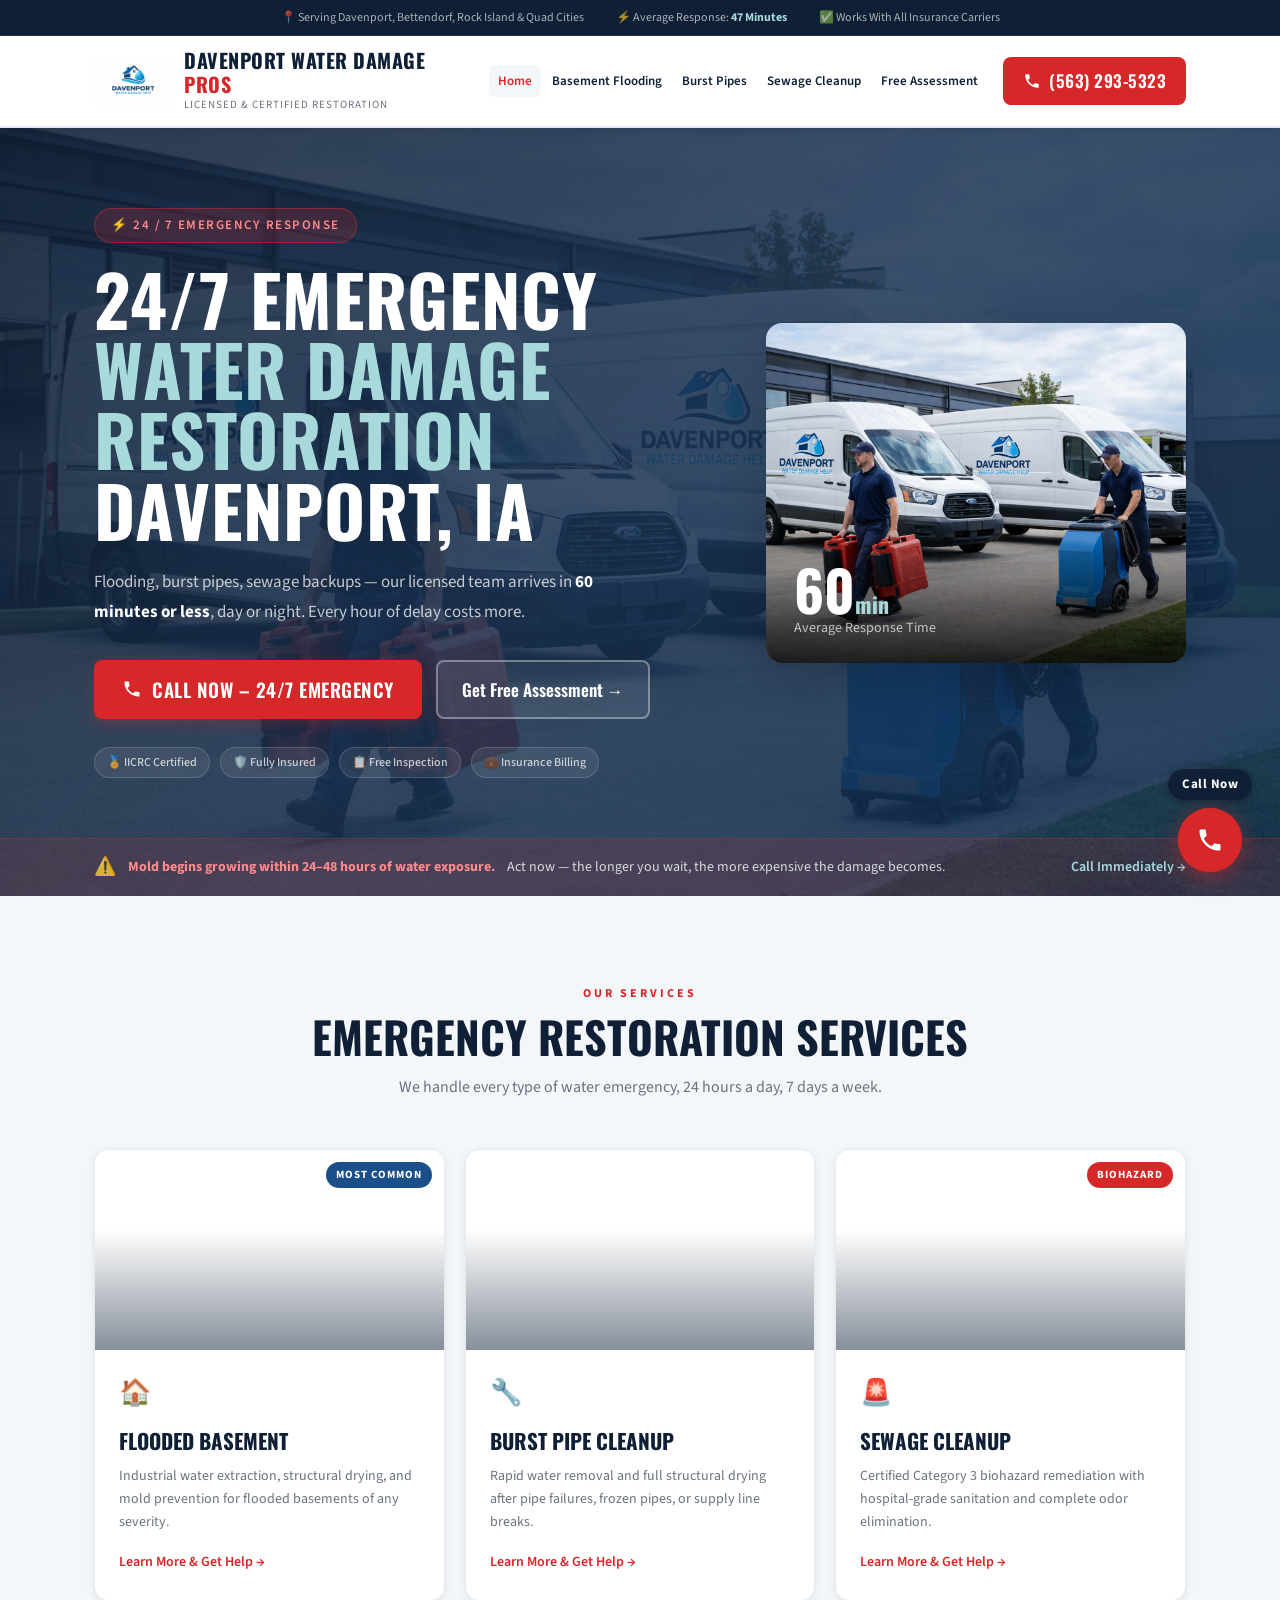
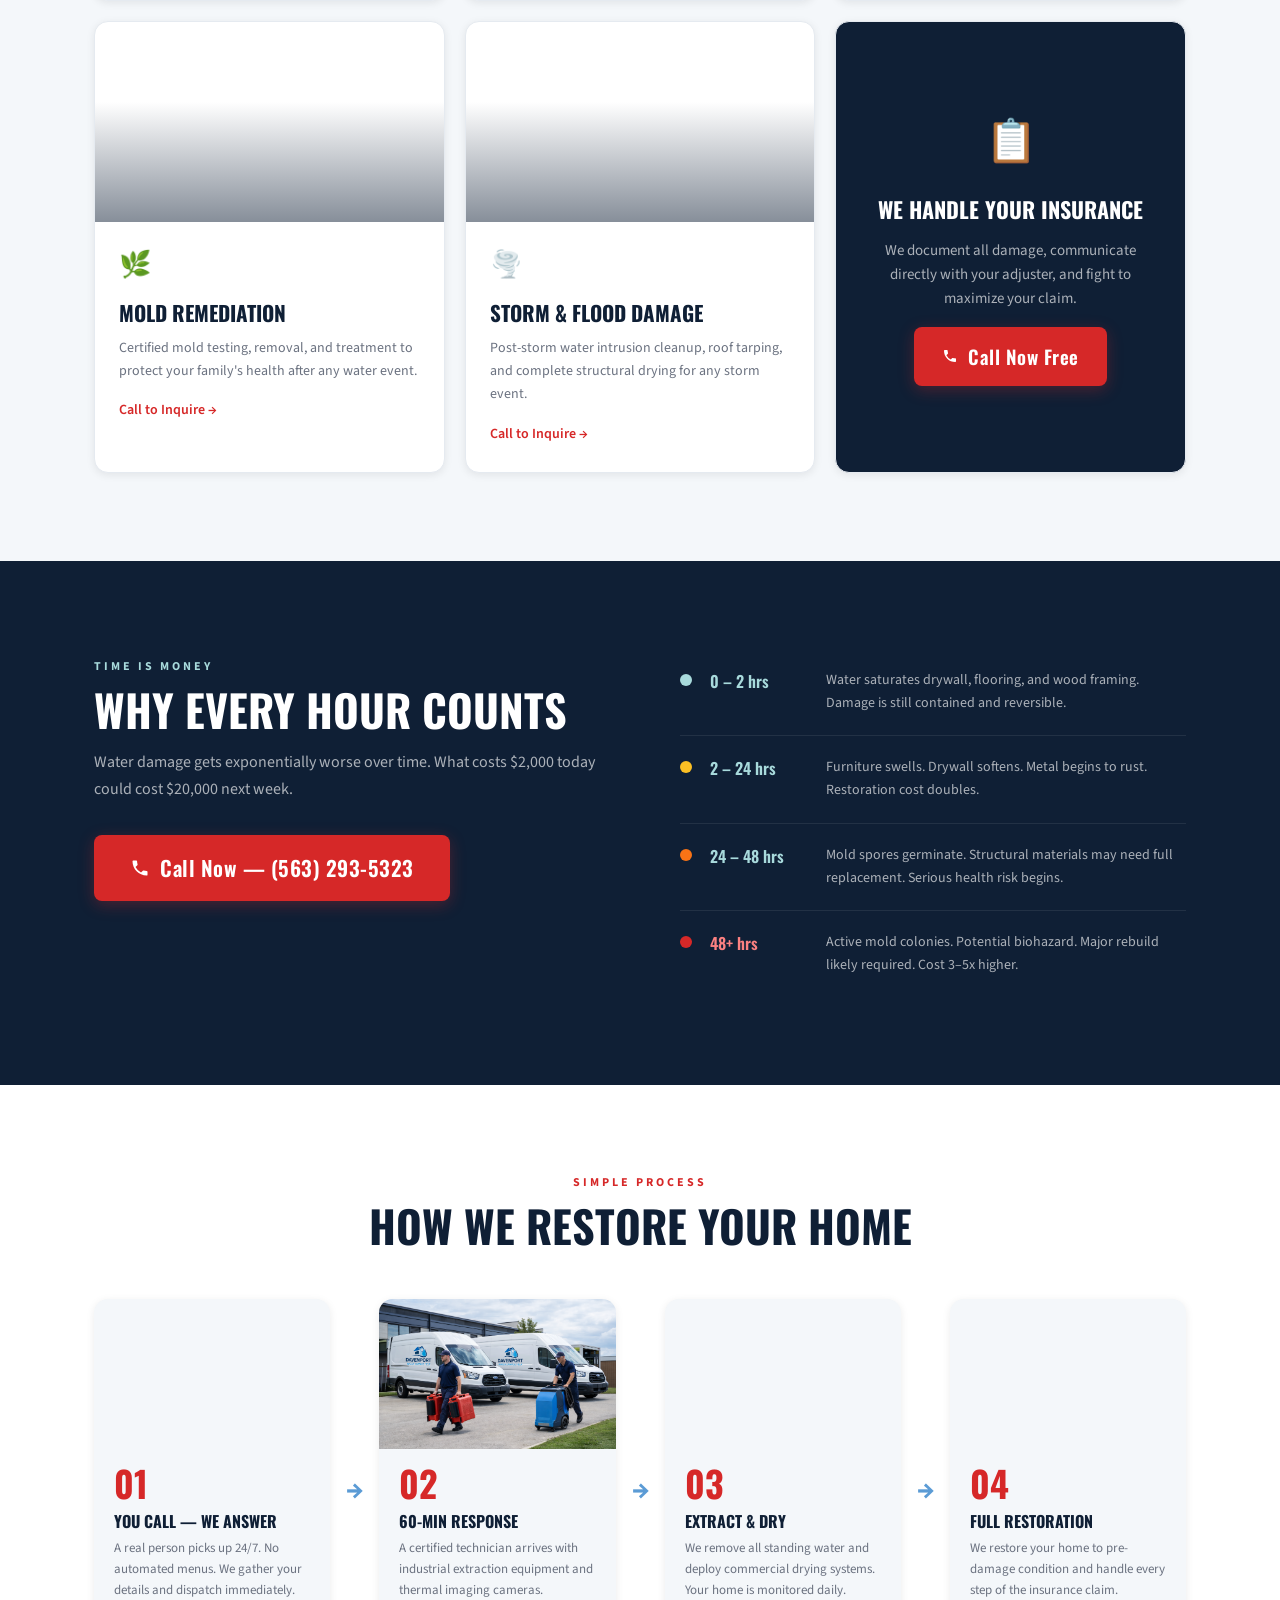
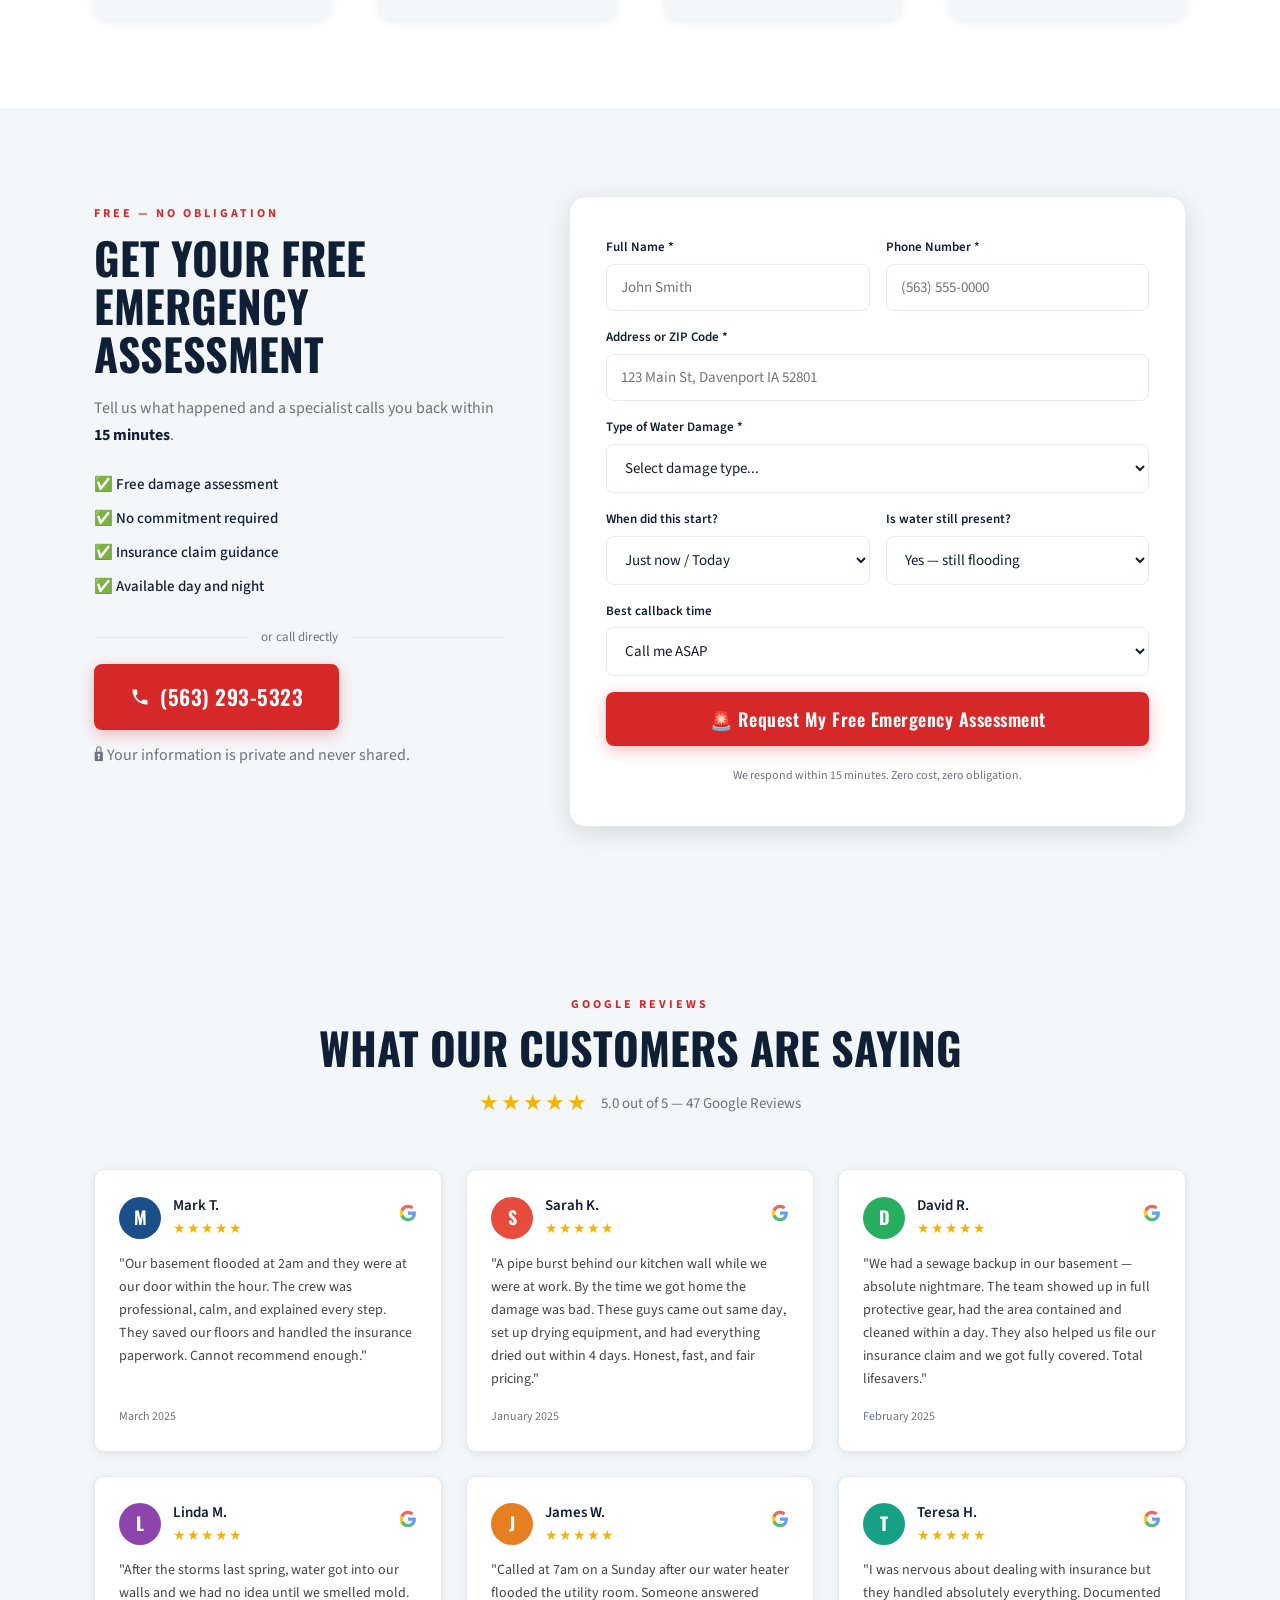
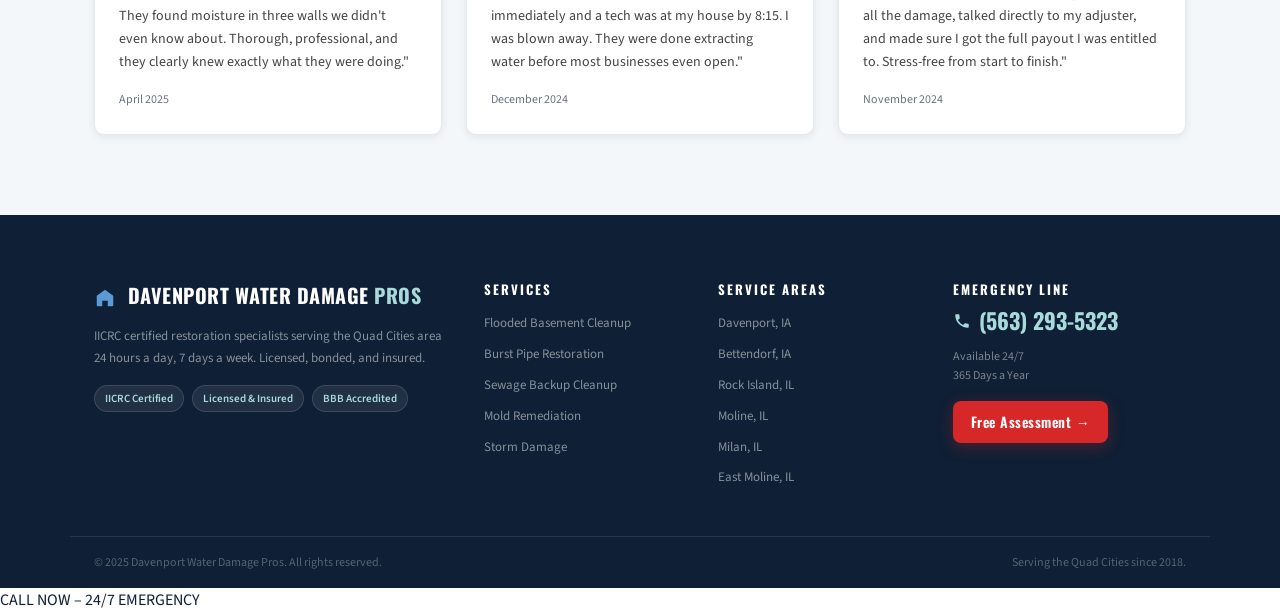
<file: website/index.html>
<!DOCTYPE html>
<html lang="en">
<head>
  <meta charset="UTF-8" />
  <meta name="viewport" content="width=device-width, initial-scale=1.0"/>
  <meta name="description" content="24/7 emergency water damage restoration in Davenport, IA. Licensed specialists respond in 60 minutes. Flooded basements, burst pipes, sewage cleanup."/>
  <title>Emergency Water Damage Restoration Davenport IA | 24/7 Response</title>
  <link rel="preconnect" href="https://fonts.googleapis.com">
  <link href="https://fonts.googleapis.com/css2?family=Oswald:wght@400;600;700&family=Source+Sans+3:wght@400;500;600&display=swap" rel="stylesheet">
  <link rel="icon" type="image/png" href="logo.png"/>
  <link rel="apple-touch-icon" href="logo.png"/>
  <link rel="stylesheet" href="styles.css"/>
</head>
<body>

  <!-- TOP BAR -->
  <div class="top-bar">
    <div class="container top-bar-inner">
      <span>📍 Serving Davenport, Bettendorf, Rock Island & Quad Cities</span>
      <span>⚡ Average Response: <strong>47 Minutes</strong></span>
      <span>✅ Works With All Insurance Carriers</span>
    </div>
  </div>

  <!-- HEADER -->
  <header class="site-header">
    <div class="header-inner container">
      <a href="index.html" class="logo">
        <img src="logo.png" alt="Davenport Water Damage Help" class="logo-img"/>
        <div>
          <div class="logo-name">Davenport Water Damage <span>Pros</span></div>
          <div class="logo-tagline">Licensed & Certified Restoration</div>
        </div>
      </a>
      <nav class="nav-links">
        <a href="index.html" class="active">Home</a>
        <a href="basement.html">Basement Flooding</a>
        <a href="burst-pipe.html">Burst Pipes</a>
        <a href="sewage.html">Sewage Cleanup</a>
        <a href="#contact">Free Assessment</a>
      </nav>
      <a href="tel:+15632935323" class="header-call-btn">
        <svg width="18" height="18" viewBox="0 0 24 24" fill="currentColor"><path d="M6.62 10.79a15.05 15.05 0 006.59 6.59l2.2-2.2a1 1 0 011.01-.24c1.12.37 2.33.57 3.58.57a1 1 0 011 1V20a1 1 0 01-1 1C10.61 21 3 13.39 3 4a1 1 0 011-1h3.5a1 1 0 011 1c0 1.25.2 2.45.57 3.58a1 1 0 01-.24 1.01l-2.21 2.2z"/></svg>
        (563) 293-5323
      </a>
    </div>
  </header>

  <!-- HERO -->
  <section class="hero">
    <div class="hero-image-overlay"></div>
    <div class="hero-content container">
      <div class="hero-left">
        <div class="hero-badge">⚡ 24 / 7 Emergency Response</div>
        <h1 class="hero-title">
          24/7 Emergency<br/>
          <span class="hero-accent">Water Damage Restoration</span><br/>
          Davenport, IA
        </h1>
        <p class="hero-sub">
          Flooding, burst pipes, sewage backups — our licensed team arrives in <strong>60 minutes or less</strong>, day or night. Every hour of delay costs more.
        </p>
        <div class="hero-actions">
          <a href="tel:+15632935323" class="btn-emergency">
            <svg width="20" height="20" viewBox="0 0 24 24" fill="currentColor"><path d="M6.62 10.79a15.05 15.05 0 006.59 6.59l2.2-2.2a1 1 0 011.01-.24c1.12.37 2.33.57 3.58.57a1 1 0 011 1V20a1 1 0 01-1 1C10.61 21 3 13.39 3 4a1 1 0 011-1h3.5a1 1 0 011 1c0 1.25.2 2.45.57 3.58a1 1 0 01-.24 1.01l-2.21 2.2z"/></svg>
            CALL NOW – 24/7 EMERGENCY
          </a>
          <a href="#contact" class="btn-outline-white">Get Free Assessment →</a>
        </div>
        <div class="hero-trust-row">
          <div class="trust-pill">🏅 IICRC Certified</div>
          <div class="trust-pill">🛡️ Fully Insured</div>
          <div class="trust-pill">📋 Free Inspection</div>
          <div class="trust-pill">💼 Insurance Billing</div>
        </div>
      </div>
      <div class="hero-right">
        <div class="hero-card">
          <div class="hero-card-img" style="background-image:url('van.png'); background-size:cover; background-position:center;"></div>
          <div class="hero-card-stat">
            <div class="stat-num">60<span>min</span></div>
            <div class="stat-label">Average Response Time</div>
          </div>
        </div>
      </div>
    </div>
    <div class="hero-mold-warning">
      <div class="container">
        <span class="warning-icon">⚠️</span>
        <strong>Mold begins growing within 24–48 hours of water exposure.</strong>
        <span>Act now — the longer you wait, the more expensive the damage becomes.</span>
        <a href="tel:+15632935323">Call Immediately →</a>
      </div>
    </div>
  </section>

  <!-- SERVICES WITH IMAGES -->
  <section class="services-section" id="services">
    <div class="container">
      <div class="section-header">
        <div class="section-eyebrow">Our Services</div>
        <h2 class="section-title">Emergency Restoration Services</h2>
        <p class="section-sub">We handle every type of water emergency, 24 hours a day, 7 days a week.</p>
      </div>

      <div class="services-grid">

        <a href="basement.html" class="service-card">
          <div class="service-img" style="background-image:url('https://media.greenmatters.com/brand-img/mWL_lPuZ9/0x0/flooded-basement-1671804786181.jpg')">
            <div class="service-img-overlay"></div>
            <div class="service-badge">Most Common</div>
          </div>
          <div class="service-body">
            <div class="service-icon-sm">🏠</div>
            <h3>Flooded Basement</h3>
            <p>Industrial water extraction, structural drying, and mold prevention for flooded basements of any severity.</p>
            <span class="service-cta">Learn More & Get Help →</span>
          </div>
        </a>

        <a href="burst-pipe.html" class="service-card">
          <div class="service-img" style="background-image:url('https://images.pexels.com/photos/15206136/pexels-photo-15206136.jpeg?auto=compress&cs=tinysrgb&w=600')">
            <div class="service-img-overlay"></div>
          </div>
          <div class="service-body">
            <div class="service-icon-sm">🔧</div>
            <h3>Burst Pipe Cleanup</h3>
            <p>Rapid water removal and full structural drying after pipe failures, frozen pipes, or supply line breaks.</p>
            <span class="service-cta">Learn More & Get Help →</span>
          </div>
        </a>

        <a href="sewage.html" class="service-card">
          <div class="service-img" style="background-image:url('https://idealresponse.ca/wp-content/uploads/2025/10/Understanding-Sewage-Cleanup-Costs-and-Why-Professional-Help-Is-Worth-It.png')">
            <div class="service-img-overlay"></div>
            <div class="service-badge urgent">Biohazard</div>
          </div>
          <div class="service-body">
            <div class="service-icon-sm">🚨</div>
            <h3>Sewage Cleanup</h3>
            <p>Certified Category 3 biohazard remediation with hospital-grade sanitation and complete odor elimination.</p>
            <span class="service-cta">Learn More & Get Help →</span>
          </div>
        </a>

        <div class="service-card">
          <div class="service-img" style="background-image:url('https://images.pexels.com/photos/7506161/pexels-photo-7506161.jpeg?auto=compress&cs=tinysrgb&w=600')">
            <div class="service-img-overlay"></div>
          </div>
          <div class="service-body">
            <div class="service-icon-sm">🌿</div>
            <h3>Mold Remediation</h3>
            <p>Certified mold testing, removal, and treatment to protect your family's health after any water event.</p>
            <span class="service-cta">Call to Inquire →</span>
          </div>
        </div>

        <div class="service-card">
          <div class="service-img" style="background-image:url('https://images.pexels.com/photos/28447806/pexels-photo-28447806.jpeg?auto=compress&cs=tinysrgb&w=600')">
            <div class="service-img-overlay"></div>
          </div>
          <div class="service-body">
            <div class="service-icon-sm">🌪️</div>
            <h3>Storm & Flood Damage</h3>
            <p>Post-storm water intrusion cleanup, roof tarping, and complete structural drying for any storm event.</p>
            <span class="service-cta">Call to Inquire →</span>
          </div>
        </div>

        <div class="service-card highlight-card">
          <div class="highlight-card-inner">
            <div class="highlight-icon">📋</div>
            <h3>We Handle Your Insurance</h3>
            <p>We document all damage, communicate directly with your adjuster, and fight to maximize your claim.</p>
            <a href="tel:+15632935323" class="btn-emergency mt-16">
              <svg width="16" height="16" viewBox="0 0 24 24" fill="currentColor"><path d="M6.62 10.79a15.05 15.05 0 006.59 6.59l2.2-2.2a1 1 0 011.01-.24c1.12.37 2.33.57 3.58.57a1 1 0 011 1V20a1 1 0 01-1 1C10.61 21 3 13.39 3 4a1 1 0 011-1h3.5a1 1 0 011 1c0 1.25.2 2.45.57 3.58a1 1 0 01-.24 1.01l-2.21 2.2z"/></svg>
              Call Now Free
            </a>
          </div>
        </div>

      </div>
    </div>
  </section>

  <!-- WHY FAST MATTERS -->
  <section class="timeline-section">
    <div class="container timeline-grid">
      <div class="timeline-left">
        <div class="section-eyebrow light">Time Is Money</div>
        <h2 class="section-title light">Why Every Hour Counts</h2>
        <p style="color:rgba(255,255,255,0.65);margin-bottom:32px;line-height:1.7">Water damage gets exponentially worse over time. What costs $2,000 today could cost $20,000 next week.</p>
        <a href="tel:+15632935323" class="btn-emergency large">
          <svg width="20" height="20" viewBox="0 0 24 24" fill="currentColor"><path d="M6.62 10.79a15.05 15.05 0 006.59 6.59l2.2-2.2a1 1 0 011.01-.24c1.12.37 2.33.57 3.58.57a1 1 0 011 1V20a1 1 0 01-1 1C10.61 21 3 13.39 3 4a1 1 0 011-1h3.5a1 1 0 011 1c0 1.25.2 2.45.57 3.58a1 1 0 01-.24 1.01l-2.21 2.2z"/></svg>
          Call Now — (563) 293-5323
        </a>
      </div>
      <div class="timeline-right">
        <div class="tl-item">
          <div class="tl-dot"></div>
          <div class="tl-time">0 – 2 hrs</div>
          <div class="tl-desc">Water saturates drywall, flooring, and wood framing. Damage is still contained and reversible.</div>
        </div>
        <div class="tl-item">
          <div class="tl-dot yellow"></div>
          <div class="tl-time">2 – 24 hrs</div>
          <div class="tl-desc">Furniture swells. Drywall softens. Metal begins to rust. Restoration cost doubles.</div>
        </div>
        <div class="tl-item">
          <div class="tl-dot orange"></div>
          <div class="tl-time">24 – 48 hrs</div>
          <div class="tl-desc">Mold spores germinate. Structural materials may need full replacement. Serious health risk begins.</div>
        </div>
        <div class="tl-item red">
          <div class="tl-dot red-dot"></div>
          <div class="tl-time">48+ hrs</div>
          <div class="tl-desc">Active mold colonies. Potential biohazard. Major rebuild likely required. Cost 3–5x higher.</div>
        </div>
      </div>
    </div>
  </section>

  <!-- PROCESS -->
  <section class="process-section" id="process">
    <div class="container">
      <div class="section-header">
        <div class="section-eyebrow">Simple Process</div>
        <h2 class="section-title">How We Restore Your Home</h2>
      </div>
      <div class="process-grid">
        <div class="process-step">
          <div class="process-img" style="background-image:url('https://images.pexels.com/photos/7658369/pexels-photo-7658369.jpeg?auto=compress&cs=tinysrgb&w=400')"></div>
          <div class="process-num">01</div>
          <h4>You Call — We Answer</h4>
          <p>A real person picks up 24/7. No automated menus. We gather your details and dispatch immediately.</p>
        </div>
        <div class="process-arrow">→</div>
        <div class="process-step">
          <div class="process-img" style="background-image:url('van.png'); background-size:cover; background-position:center;"></div>
          <div class="process-num">02</div>
          <h4>60-Min Response</h4>
          <p>A certified technician arrives with industrial extraction equipment and thermal imaging cameras.</p>
        </div>
        <div class="process-arrow">→</div>
        <div class="process-step">
          <div class="process-img" style="background-image:url('https://i.ytimg.com/vi/uG87B-hGg7U/maxresdefault.jpg'); background-size:cover; background-position:center;"></div>
          <div class="process-num">03</div>
          <h4>Extract & Dry</h4>
          <p>We remove all standing water and deploy commercial drying systems. Your home is monitored daily.</p>
        </div>
        <div class="process-arrow">→</div>
        <div class="process-step">
          <div class="process-img" style="background-image:url('https://berqwp-cdn.sfo3.cdn.digitaloceanspaces.com/cache/lvhomeservice.com/wp-content/uploads/2024/08/water-damage-restoration-LV-Home-service-1024x768-jpg.webp?bwp'); background-size:cover; background-position:center;"></div>
          <div class="process-num">04</div>
          <h4>Full Restoration</h4>
          <p>We restore your home to pre-damage condition and handle every step of the insurance claim.</p>
        </div>
      </div>
    </div>
  </section>

  <!-- LEAD FORM -->
  <section class="contact-section" id="contact">
    <div class="container contact-grid">
      <div class="contact-left">
        <div class="section-eyebrow">Free — No Obligation</div>
        <h2 class="section-title">Get Your Free Emergency Assessment</h2>
        <p>Tell us what happened and a specialist calls you back within <strong>15 minutes</strong>.</p>

        <div class="contact-bullets">
          <div class="cbullet">✅ Free damage assessment</div>
          <div class="cbullet">✅ No commitment required</div>
          <div class="cbullet">✅ Insurance claim guidance</div>
          <div class="cbullet">✅ Available day and night</div>
        </div>

        <div class="contact-or">
          <div class="or-line"></div><span>or call directly</span><div class="or-line"></div>
        </div>
        <a href="tel:+15632935323" class="btn-emergency large">
          <svg width="20" height="20" viewBox="0 0 24 24" fill="currentColor"><path d="M6.62 10.79a15.05 15.05 0 006.59 6.59l2.2-2.2a1 1 0 011.01-.24c1.12.37 2.33.57 3.58.57a1 1 0 011 1V20a1 1 0 01-1 1C10.61 21 3 13.39 3 4a1 1 0 011-1h3.5a1 1 0 011 1c0 1.25.2 2.45.57 3.58a1 1 0 01-.24 1.01l-2.21 2.2z"/></svg>
          (563) 293-5323
        </a>
        <p class="privacy-note">🔒 Your information is private and never shared.</p>
      </div>

      <div class="contact-right">
        <form class="lead-form" id="leadForm">
          <div class="form-row">
            <div class="form-group">
              <label>Full Name *</label>
              <input type="text" name="name" placeholder="John Smith" required />
            </div>
            <div class="form-group">
              <label>Phone Number *</label>
              <input type="tel" name="phone" placeholder="(563) 555-0000" required />
            </div>
          </div>
          <div class="form-group">
            <label>Address or ZIP Code *</label>
            <input type="text" name="address" placeholder="123 Main St, Davenport IA 52801" required />
          </div>
          <div class="form-group">
            <label>Type of Water Damage *</label>
            <select name="damage_type" required>
              <option value="">Select damage type...</option>
              <option>Flooded Basement</option>
              <option>Burst or Leaking Pipe</option>
              <option>Sewage Backup</option>
              <option>Storm / Roof Leak</option>
              <option>Appliance Leak</option>
              <option>Other</option>
            </select>
          </div>
          <div class="form-row">
            <div class="form-group">
              <label>When did this start?</label>
              <select name="when_started">
                <option>Just now / Today</option>
                <option>Yesterday</option>
                <option>2–3 days ago</option>
                <option>More than 3 days ago</option>
              </select>
            </div>
            <div class="form-group">
              <label>Is water still present?</label>
              <select name="water_present">
                <option>Yes — still flooding</option>
                <option>Yes — standing water</option>
                <option>No — stopped</option>
                <option>Not sure</option>
              </select>
            </div>
          </div>
          <div class="form-group">
            <label>Best callback time</label>
            <select name="callback_time">
              <option>Call me ASAP</option>
              <option>Within the hour</option>
              <option>Today afternoon</option>
              <option>Today evening</option>
            </select>
          </div>
          <button type="submit" class="btn-emergency full">
            🚨 Request My Free Emergency Assessment
          </button>
          <p class="form-note">We respond within 15 minutes. Zero cost, zero obligation.</p>
        </form>
        <div id="formSuccess" class="form-success hidden">
          <div class="success-check">✅</div>
          <h3>Request Received!</h3>
          <p>A specialist will call you within <strong>15 minutes</strong>. For faster service:</p>
          <a href="tel:+15632935323" class="btn-emergency">
            <svg width="18" height="18" viewBox="0 0 24 24" fill="currentColor"><path d="M6.62 10.79a15.05 15.05 0 006.59 6.59l2.2-2.2a1 1 0 011.01-.24c1.12.37 2.33.57 3.58.57a1 1 0 011 1V20a1 1 0 01-1 1C10.61 21 3 13.39 3 4a1 1 0 011-1h3.5a1 1 0 011 1c0 1.25.2 2.45.57 3.58a1 1 0 01-.24 1.01l-2.21 2.2z"/></svg>
            Call (563) 293-5323 Now
          </a>
        </div>
      </div>
    </div>
  </section>

  <!-- REVIEWS -->
  <section class="reviews-section">
    <div class="container">
      <div class="section-header">
        <div class="section-eyebrow">Google Reviews</div>
        <h2 class="section-title">What Our Customers Are Saying</h2>
        <div class="reviews-overall">
          <div class="reviews-stars">★★★★★</div>
          <span>5.0 out of 5 — 47 Google Reviews</span>
        </div>
      </div>
      <div class="reviews-grid">

        <div class="review-card">
          <div class="review-header">
            <div class="review-avatar">M</div>
            <div>
              <div class="review-name">Mark T.</div>
              <div class="review-stars">★★★★★</div>
            </div>
            <div class="review-google">
              <svg width="18" height="18" viewBox="0 0 24 24"><path d="M22.56 12.25c0-.78-.07-1.53-.2-2.25H12v4.26h5.92c-.26 1.37-1.04 2.53-2.21 3.31v2.77h3.57c2.08-1.92 3.28-4.74 3.28-8.09z" fill="#4285F4"/><path d="M12 23c2.97 0 5.46-.98 7.28-2.66l-3.57-2.77c-.98.66-2.23 1.06-3.71 1.06-2.86 0-5.29-1.93-6.16-4.53H2.18v2.84C3.99 20.53 7.7 23 12 23z" fill="#34A853"/><path d="M5.84 14.09c-.22-.66-.35-1.36-.35-2.09s.13-1.43.35-2.09V7.07H2.18C1.43 8.55 1 10.22 1 12s.43 3.45 1.18 4.93l3.66-2.84z" fill="#FBBC05"/><path d="M12 5.38c1.62 0 3.06.56 4.21 1.64l3.15-3.15C17.45 2.09 14.97 1 12 1 7.7 1 3.99 3.47 2.18 7.07l3.66 2.84c.87-2.6 3.3-4.53 6.16-4.53z" fill="#EA4335"/></svg>
            </div>
          </div>
          <p class="review-text">"Our basement flooded at 2am and they were at our door within the hour. The crew was professional, calm, and explained every step. They saved our floors and handled the insurance paperwork. Cannot recommend enough."</p>
          <div class="review-date">March 2025</div>
        </div>

        <div class="review-card">
          <div class="review-header">
            <div class="review-avatar" style="background:#e74c3c">S</div>
            <div>
              <div class="review-name">Sarah K.</div>
              <div class="review-stars">★★★★★</div>
            </div>
            <div class="review-google">
              <svg width="18" height="18" viewBox="0 0 24 24"><path d="M22.56 12.25c0-.78-.07-1.53-.2-2.25H12v4.26h5.92c-.26 1.37-1.04 2.53-2.21 3.31v2.77h3.57c2.08-1.92 3.28-4.74 3.28-8.09z" fill="#4285F4"/><path d="M12 23c2.97 0 5.46-.98 7.28-2.66l-3.57-2.77c-.98.66-2.23 1.06-3.71 1.06-2.86 0-5.29-1.93-6.16-4.53H2.18v2.84C3.99 20.53 7.7 23 12 23z" fill="#34A853"/><path d="M5.84 14.09c-.22-.66-.35-1.36-.35-2.09s.13-1.43.35-2.09V7.07H2.18C1.43 8.55 1 10.22 1 12s.43 3.45 1.18 4.93l3.66-2.84z" fill="#FBBC05"/><path d="M12 5.38c1.62 0 3.06.56 4.21 1.64l3.15-3.15C17.45 2.09 14.97 1 12 1 7.7 1 3.99 3.47 2.18 7.07l3.66 2.84c.87-2.6 3.3-4.53 6.16-4.53z" fill="#EA4335"/></svg>
            </div>
          </div>
          <p class="review-text">"A pipe burst behind our kitchen wall while we were at work. By the time we got home the damage was bad. These guys came out same day, set up drying equipment, and had everything dried out within 4 days. Honest, fast, and fair pricing."</p>
          <div class="review-date">January 2025</div>
        </div>

        <div class="review-card">
          <div class="review-header">
            <div class="review-avatar" style="background:#27ae60">D</div>
            <div>
              <div class="review-name">David R.</div>
              <div class="review-stars">★★★★★</div>
            </div>
            <div class="review-google">
              <svg width="18" height="18" viewBox="0 0 24 24"><path d="M22.56 12.25c0-.78-.07-1.53-.2-2.25H12v4.26h5.92c-.26 1.37-1.04 2.53-2.21 3.31v2.77h3.57c2.08-1.92 3.28-4.74 3.28-8.09z" fill="#4285F4"/><path d="M12 23c2.97 0 5.46-.98 7.28-2.66l-3.57-2.77c-.98.66-2.23 1.06-3.71 1.06-2.86 0-5.29-1.93-6.16-4.53H2.18v2.84C3.99 20.53 7.7 23 12 23z" fill="#34A853"/><path d="M5.84 14.09c-.22-.66-.35-1.36-.35-2.09s.13-1.43.35-2.09V7.07H2.18C1.43 8.55 1 10.22 1 12s.43 3.45 1.18 4.93l3.66-2.84z" fill="#FBBC05"/><path d="M12 5.38c1.62 0 3.06.56 4.21 1.64l3.15-3.15C17.45 2.09 14.97 1 12 1 7.7 1 3.99 3.47 2.18 7.07l3.66 2.84c.87-2.6 3.3-4.53 6.16-4.53z" fill="#EA4335"/></svg>
            </div>
          </div>
          <p class="review-text">"We had a sewage backup in our basement — absolute nightmare. The team showed up in full protective gear, had the area contained and cleaned within a day. They also helped us file our insurance claim and we got fully covered. Total lifesavers."</p>
          <div class="review-date">February 2025</div>
        </div>

        <div class="review-card">
          <div class="review-header">
            <div class="review-avatar" style="background:#8e44ad">L</div>
            <div>
              <div class="review-name">Linda M.</div>
              <div class="review-stars">★★★★★</div>
            </div>
            <div class="review-google">
              <svg width="18" height="18" viewBox="0 0 24 24"><path d="M22.56 12.25c0-.78-.07-1.53-.2-2.25H12v4.26h5.92c-.26 1.37-1.04 2.53-2.21 3.31v2.77h3.57c2.08-1.92 3.28-4.74 3.28-8.09z" fill="#4285F4"/><path d="M12 23c2.97 0 5.46-.98 7.28-2.66l-3.57-2.77c-.98.66-2.23 1.06-3.71 1.06-2.86 0-5.29-1.93-6.16-4.53H2.18v2.84C3.99 20.53 7.7 23 12 23z" fill="#34A853"/><path d="M5.84 14.09c-.22-.66-.35-1.36-.35-2.09s.13-1.43.35-2.09V7.07H2.18C1.43 8.55 1 10.22 1 12s.43 3.45 1.18 4.93l3.66-2.84z" fill="#FBBC05"/><path d="M12 5.38c1.62 0 3.06.56 4.21 1.64l3.15-3.15C17.45 2.09 14.97 1 12 1 7.7 1 3.99 3.47 2.18 7.07l3.66 2.84c.87-2.6 3.3-4.53 6.16-4.53z" fill="#EA4335"/></svg>
            </div>
          </div>
          <p class="review-text">"After the storms last spring, water got into our walls and we had no idea until we smelled mold. They found moisture in three walls we didn't even know about. Thorough, professional, and they clearly knew exactly what they were doing."</p>
          <div class="review-date">April 2025</div>
        </div>

        <div class="review-card">
          <div class="review-header">
            <div class="review-avatar" style="background:#e67e22">J</div>
            <div>
              <div class="review-name">James W.</div>
              <div class="review-stars">★★★★★</div>
            </div>
            <div class="review-google">
              <svg width="18" height="18" viewBox="0 0 24 24"><path d="M22.56 12.25c0-.78-.07-1.53-.2-2.25H12v4.26h5.92c-.26 1.37-1.04 2.53-2.21 3.31v2.77h3.57c2.08-1.92 3.28-4.74 3.28-8.09z" fill="#4285F4"/><path d="M12 23c2.97 0 5.46-.98 7.28-2.66l-3.57-2.77c-.98.66-2.23 1.06-3.71 1.06-2.86 0-5.29-1.93-6.16-4.53H2.18v2.84C3.99 20.53 7.7 23 12 23z" fill="#34A853"/><path d="M5.84 14.09c-.22-.66-.35-1.36-.35-2.09s.13-1.43.35-2.09V7.07H2.18C1.43 8.55 1 10.22 1 12s.43 3.45 1.18 4.93l3.66-2.84z" fill="#FBBC05"/><path d="M12 5.38c1.62 0 3.06.56 4.21 1.64l3.15-3.15C17.45 2.09 14.97 1 12 1 7.7 1 3.99 3.47 2.18 7.07l3.66 2.84c.87-2.6 3.3-4.53 6.16-4.53z" fill="#EA4335"/></svg>
            </div>
          </div>
          <p class="review-text">"Called at 7am on a Sunday after our water heater flooded the utility room. Someone answered immediately and a tech was at my house by 8:15. I was blown away. They were done extracting water before most businesses even open."</p>
          <div class="review-date">December 2024</div>
        </div>

        <div class="review-card">
          <div class="review-header">
            <div class="review-avatar" style="background:#16a085">T</div>
            <div>
              <div class="review-name">Teresa H.</div>
              <div class="review-stars">★★★★★</div>
            </div>
            <div class="review-google">
              <svg width="18" height="18" viewBox="0 0 24 24"><path d="M22.56 12.25c0-.78-.07-1.53-.2-2.25H12v4.26h5.92c-.26 1.37-1.04 2.53-2.21 3.31v2.77h3.57c2.08-1.92 3.28-4.74 3.28-8.09z" fill="#4285F4"/><path d="M12 23c2.97 0 5.46-.98 7.28-2.66l-3.57-2.77c-.98.66-2.23 1.06-3.71 1.06-2.86 0-5.29-1.93-6.16-4.53H2.18v2.84C3.99 20.53 7.7 23 12 23z" fill="#34A853"/><path d="M5.84 14.09c-.22-.66-.35-1.36-.35-2.09s.13-1.43.35-2.09V7.07H2.18C1.43 8.55 1 10.22 1 12s.43 3.45 1.18 4.93l3.66-2.84z" fill="#FBBC05"/><path d="M12 5.38c1.62 0 3.06.56 4.21 1.64l3.15-3.15C17.45 2.09 14.97 1 12 1 7.7 1 3.99 3.47 2.18 7.07l3.66 2.84c.87-2.6 3.3-4.53 6.16-4.53z" fill="#EA4335"/></svg>
            </div>
          </div>
          <p class="review-text">"I was nervous about dealing with insurance but they handled absolutely everything. Documented all the damage, talked directly to my adjuster, and made sure I got the full payout I was entitled to. Stress-free from start to finish."</p>
          <div class="review-date">November 2024</div>
        </div>

      </div>
    </div>
  </section>

  <!-- FOOTER -->
  <footer class="site-footer">
    <div class="container footer-grid">
      <div class="footer-brand">
        <div class="footer-logo"><svg width="22" height="22" viewBox="0 0 24 24" fill="none" style="vertical-align:middle;margin-right:6px"><path d="M3 9.5L12 3L21 9.5V20C21 20.55 20.55 21 20 21H15V15H9V21H4C3.45 21 3 20.55 3 20V9.5Z" fill="#5B9BD5"/></svg> Davenport Water Damage <span>Pros</span></div>
        <p>IICRC certified restoration specialists serving the Quad Cities area 24 hours a day, 7 days a week. Licensed, bonded, and insured.</p>
        <div class="footer-certifications">
          <span class="cert-badge">IICRC Certified</span>
          <span class="cert-badge">Licensed & Insured</span>
          <span class="cert-badge">BBB Accredited</span>
        </div>
      </div>
      <div class="footer-nav">
        <div class="footer-nav-title">Services</div>
        <a href="basement.html">Flooded Basement Cleanup</a>
        <a href="burst-pipe.html">Burst Pipe Restoration</a>
        <a href="sewage.html">Sewage Backup Cleanup</a>
        <a href="#services">Mold Remediation</a>
        <a href="#services">Storm Damage</a>
      </div>
      <div class="footer-nav">
        <div class="footer-nav-title">Service Areas</div>
        <span>Davenport, IA</span>
        <span>Bettendorf, IA</span>
        <span>Rock Island, IL</span>
        <span>Moline, IL</span>
        <span>Milan, IL</span>
        <span>East Moline, IL</span>
      </div>
      <div class="footer-contact">
        <div class="footer-nav-title">Emergency Line</div>
        <a href="tel:+15632935323" class="footer-phone">
          <svg width="18" height="18" viewBox="0 0 24 24" fill="currentColor"><path d="M6.62 10.79a15.05 15.05 0 006.59 6.59l2.2-2.2a1 1 0 011.01-.24c1.12.37 2.33.57 3.58.57a1 1 0 011 1V20a1 1 0 01-1 1C10.61 21 3 13.39 3 4a1 1 0 011-1h3.5a1 1 0 011 1c0 1.25.2 2.45.57 3.58a1 1 0 01-.24 1.01l-2.21 2.2z"/></svg>
          (563) 293-5323
        </a>
        <div class="footer-hours">Available 24/7<br/>365 Days a Year</div>
        <a href="#contact" class="btn-emergency mt-16" style="font-size:14px;padding:10px 18px">Free Assessment →</a>
      </div>
    </div>
    <div class="footer-bottom">
      <div class="container footer-bottom-inner">
        <span>© 2025 Davenport Water Damage Pros. All rights reserved.</span>
        <span>Serving the Quad Cities since 2018.</span>
      </div>
    </div>
  </footer>

  <!-- FLOATING CALL BUTTON -->
  <div class="float-call-wrap">
    <div class="float-call-label">Call Now</div>
    <a href="tel:+15632935323" class="float-call-btn" aria-label="Call now">
      <svg width="28" height="28" viewBox="0 0 24 24" fill="currentColor"><path d="M6.62 10.79a15.05 15.05 0 006.59 6.59l2.2-2.2a1 1 0 011.01-.24c1.12.37 2.33.57 3.58.57a1 1 0 011 1V20a1 1 0 01-1 1C10.61 21 3 13.39 3 4a1 1 0 011-1h3.5a1 1 0 011 1c0 1.25.2 2.45.57 3.58a1 1 0 01-.24 1.01l-2.21 2.2z"/></svg>
    </a>
  </div>

  <div class="sticky-call-bar">
    <a href="tel:+15632935323">CALL NOW – 24/7 EMERGENCY</a>
  </div>

  <script src="script.js"></script>
</body>
</html>
</file>
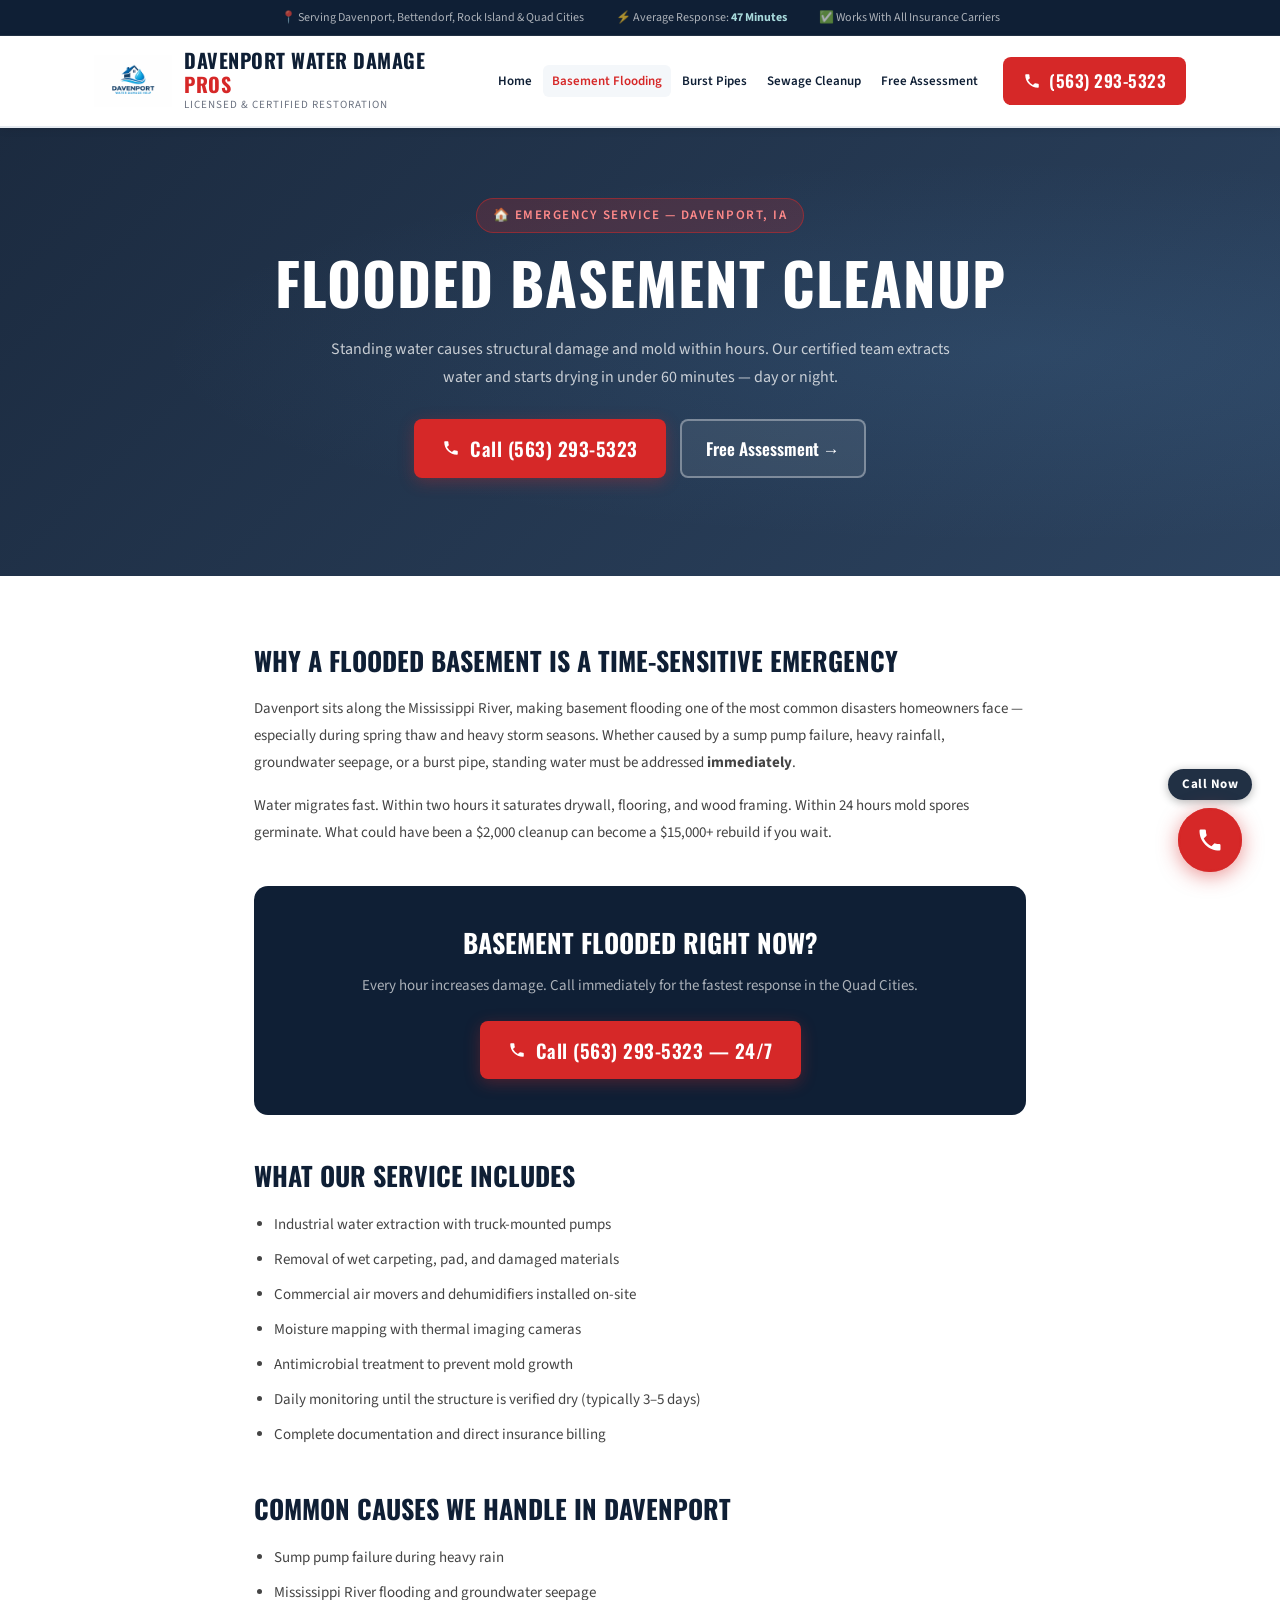
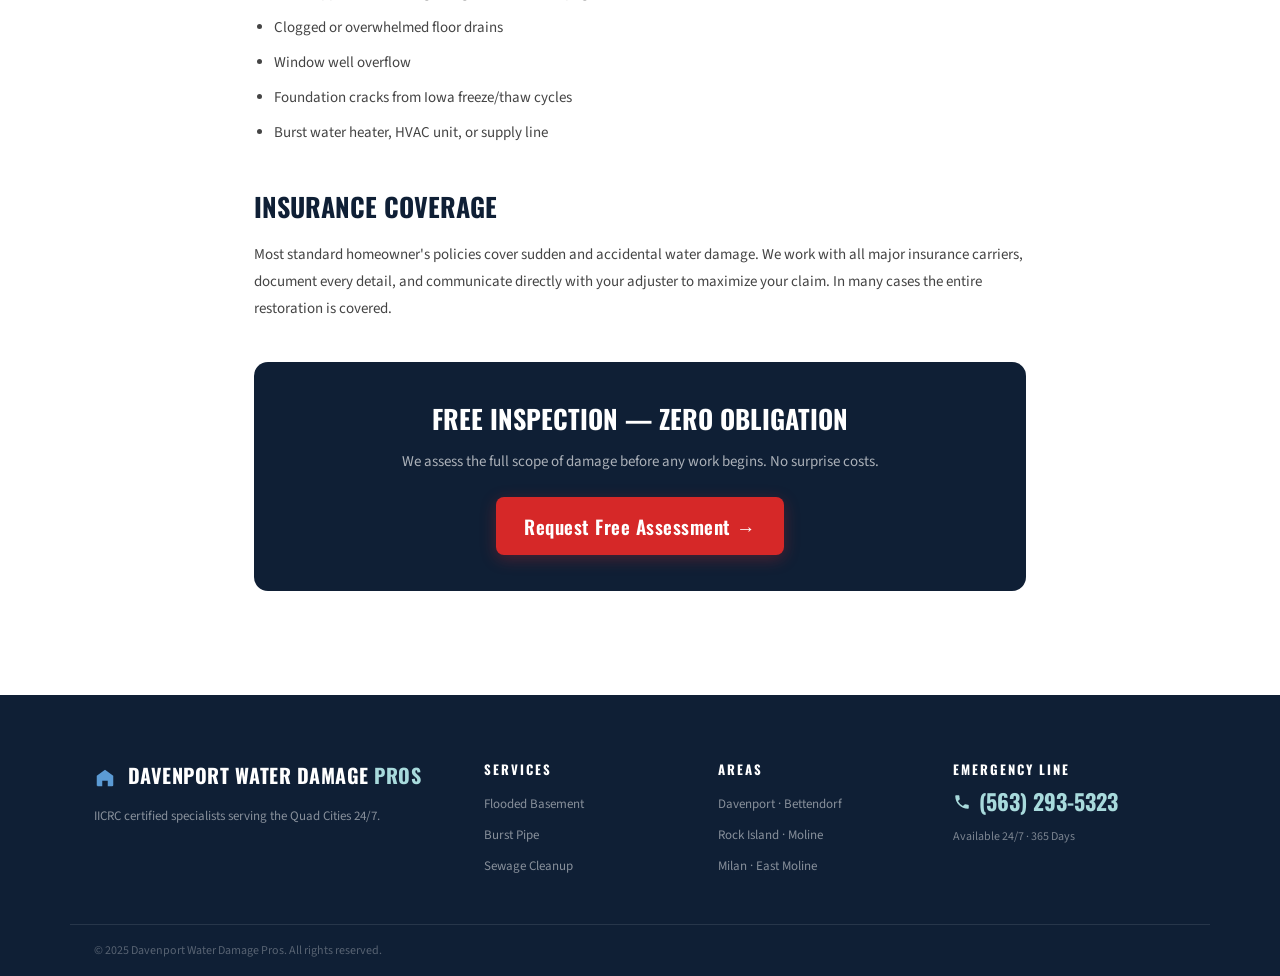
<file: website/basement.html>
<!DOCTYPE html>
<html lang="en">
<head>
  <meta charset="UTF-8" />
  <meta name="viewport" content="width=device-width, initial-scale=1.0"/>
  <meta name="description" content="Flooded basement cleanup in Davenport, IA. 24/7 emergency water extraction and drying. Licensed technicians respond in 60 minutes."/>
  <title>Flooded Basement Cleanup Davenport IA | 24/7 Emergency</title>
  <link rel="preconnect" href="https://fonts.googleapis.com">
  <link href="https://fonts.googleapis.com/css2?family=Oswald:wght@400;600;700&family=Source+Sans+3:wght@400;500;600&display=swap" rel="stylesheet">
  <link rel="icon" type="image/png" href="logo.png"/>
  <link rel="apple-touch-icon" href="logo.png"/>
  <link rel="stylesheet" href="styles.css"/>
</head>
<body>
  <div class="top-bar">
    <div class="container top-bar-inner">
      <span>📍 Serving Davenport, Bettendorf, Rock Island & Quad Cities</span>
      <span>⚡ Average Response: <strong>47 Minutes</strong></span>
      <span>✅ Works With All Insurance Carriers</span>
    </div>
  </div>
  <header class="site-header">
    <div class="header-inner container">
      <a href="index.html" class="logo">
        <img src="logo.png" alt="Davenport Water Damage Help" class="logo-img"/>
        <div>
          <div class="logo-name">Davenport Water Damage <span>Pros</span></div>
          <div class="logo-tagline">Licensed & Certified Restoration</div>
        </div>
      </a>
      <nav class="nav-links">
        <a href="index.html">Home</a>
        <a href="basement.html" class="active">Basement Flooding</a>
        <a href="burst-pipe.html">Burst Pipes</a>
        <a href="sewage.html">Sewage Cleanup</a>
        <a href="index.html#contact">Free Assessment</a>
      </nav>
      <a href="tel:+15632935323" class="header-call-btn">
        <svg width="18" height="18" viewBox="0 0 24 24" fill="currentColor"><path d="M6.62 10.79a15.05 15.05 0 006.59 6.59l2.2-2.2a1 1 0 011.01-.24c1.12.37 2.33.57 3.58.57a1 1 0 011 1V20a1 1 0 01-1 1C10.61 21 3 13.39 3 4a1 1 0 011-1h3.5a1 1 0 011 1c0 1.25.2 2.45.57 3.58a1 1 0 01-.24 1.01l-2.21 2.2z"/></svg>
        (563) 293-5323
      </a>
    </div>
  </header>

  <section class="inner-hero" style="background-image: linear-gradient(135deg, rgba(15,31,53,0.95), rgba(26,51,82,0.92)), url('https://images.unsplash.com/photo-1504307651254-35680f356dfd?w=1200&auto=format&fit=crop'); background-size: cover; background-position: center;">
    <div class="hero-badge">🏠 Emergency Service — Davenport, IA</div>
    <h1 class="hero-title">Flooded Basement Cleanup</h1>
    <p class="hero-sub">Standing water causes structural damage and mold within hours. Our certified team extracts water and starts drying in under 60 minutes — day or night.</p>
    <div class="hero-actions">
      <a href="tel:+15632935323" class="btn-emergency">
        <svg width="18" height="18" viewBox="0 0 24 24" fill="currentColor"><path d="M6.62 10.79a15.05 15.05 0 006.59 6.59l2.2-2.2a1 1 0 011.01-.24c1.12.37 2.33.57 3.58.57a1 1 0 011 1V20a1 1 0 01-1 1C10.61 21 3 13.39 3 4a1 1 0 011-1h3.5a1 1 0 011 1c0 1.25.2 2.45.57 3.58a1 1 0 01-.24 1.01l-2.21 2.2z"/></svg>
        Call (563) 293-5323
      </a>
      <a href="index.html#contact" class="btn-outline-white">Free Assessment →</a>
    </div>
  </section>

  <div class="inner-content">
    <h2>Why a Flooded Basement Is a Time-Sensitive Emergency</h2>
    <p>Davenport sits along the Mississippi River, making basement flooding one of the most common disasters homeowners face — especially during spring thaw and heavy storm seasons. Whether caused by a sump pump failure, heavy rainfall, groundwater seepage, or a burst pipe, standing water must be addressed <strong>immediately</strong>.</p>
    <p>Water migrates fast. Within two hours it saturates drywall, flooring, and wood framing. Within 24 hours mold spores germinate. What could have been a $2,000 cleanup can become a $15,000+ rebuild if you wait.</p>

    <div class="inner-cta-bar">
      <h3>Basement Flooded Right Now?</h3>
      <p>Every hour increases damage. Call immediately for the fastest response in the Quad Cities.</p>
      <a href="tel:+15632935323" class="btn-emergency">
        <svg width="18" height="18" viewBox="0 0 24 24" fill="currentColor"><path d="M6.62 10.79a15.05 15.05 0 006.59 6.59l2.2-2.2a1 1 0 011.01-.24c1.12.37 2.33.57 3.58.57a1 1 0 011 1V20a1 1 0 01-1 1C10.61 21 3 13.39 3 4a1 1 0 011-1h3.5a1 1 0 011 1c0 1.25.2 2.45.57 3.58a1 1 0 01-.24 1.01l-2.21 2.2z"/></svg>
        Call (563) 293-5323 — 24/7
      </a>
    </div>

    <h2>What Our Service Includes</h2>
    <ul>
      <li>Industrial water extraction with truck-mounted pumps</li>
      <li>Removal of wet carpeting, pad, and damaged materials</li>
      <li>Commercial air movers and dehumidifiers installed on-site</li>
      <li>Moisture mapping with thermal imaging cameras</li>
      <li>Antimicrobial treatment to prevent mold growth</li>
      <li>Daily monitoring until the structure is verified dry (typically 3–5 days)</li>
      <li>Complete documentation and direct insurance billing</li>
    </ul>

    <h2>Common Causes We Handle in Davenport</h2>
    <ul>
      <li>Sump pump failure during heavy rain</li>
      <li>Mississippi River flooding and groundwater seepage</li>
      <li>Clogged or overwhelmed floor drains</li>
      <li>Window well overflow</li>
      <li>Foundation cracks from Iowa freeze/thaw cycles</li>
      <li>Burst water heater, HVAC unit, or supply line</li>
    </ul>

    <h2>Insurance Coverage</h2>
    <p>Most standard homeowner's policies cover sudden and accidental water damage. We work with all major insurance carriers, document every detail, and communicate directly with your adjuster to maximize your claim. In many cases the entire restoration is covered.</p>

    <div class="inner-cta-bar">
      <h3>Free Inspection — Zero Obligation</h3>
      <p>We assess the full scope of damage before any work begins. No surprise costs.</p>
      <a href="index.html#contact" class="btn-emergency">Request Free Assessment →</a>
    </div>
  </div>

  <footer class="site-footer">
    <div class="container footer-grid">
      <div class="footer-brand">
        <div class="footer-logo"><svg width="22" height="22" viewBox="0 0 24 24" fill="none" style="vertical-align:middle;margin-right:6px"><path d="M3 9.5L12 3L21 9.5V20C21 20.55 20.55 21 20 21H15V15H9V21H4C3.45 21 3 20.55 3 20V9.5Z" fill="#5B9BD5"/></svg> Davenport Water Damage <span>Pros</span></div>
        <p>IICRC certified specialists serving the Quad Cities 24/7.</p>
      </div>
      <div class="footer-nav">
        <div class="footer-nav-title">Services</div>
        <a href="basement.html">Flooded Basement</a>
        <a href="burst-pipe.html">Burst Pipe</a>
        <a href="sewage.html">Sewage Cleanup</a>
      </div>
      <div class="footer-nav">
        <div class="footer-nav-title">Areas</div>
        <span>Davenport · Bettendorf</span>
        <span>Rock Island · Moline</span>
        <span>Milan · East Moline</span>
      </div>
      <div class="footer-contact">
        <div class="footer-nav-title">Emergency Line</div>
        <a href="tel:+15632935323" class="footer-phone">
          <svg width="18" height="18" viewBox="0 0 24 24" fill="currentColor"><path d="M6.62 10.79a15.05 15.05 0 006.59 6.59l2.2-2.2a1 1 0 011.01-.24c1.12.37 2.33.57 3.58.57a1 1 0 011 1V20a1 1 0 01-1 1C10.61 21 3 13.39 3 4a1 1 0 011-1h3.5a1 1 0 011 1c0 1.25.2 2.45.57 3.58a1 1 0 01-.24 1.01l-2.21 2.2z"/></svg>
          (563) 293-5323
        </a>
        <div class="footer-hours">Available 24/7 · 365 Days</div>
      </div>
    </div>
    <div class="footer-bottom">
      <div class="container footer-bottom-inner">
        <span>© 2025 Davenport Water Damage Pros. All rights reserved.</span>
      </div>
    </div>
  </footer>

  <div class="float-call-wrap">
    <div class="float-call-label">Call Now</div>
    <a href="tel:+15632935323" class="float-call-btn" aria-label="Call now">
      <svg width="28" height="28" viewBox="0 0 24 24" fill="currentColor"><path d="M6.62 10.79a15.05 15.05 0 006.59 6.59l2.2-2.2a1 1 0 011.01-.24c1.12.37 2.33.57 3.58.57a1 1 0 011 1V20a1 1 0 01-1 1C10.61 21 3 13.39 3 4a1 1 0 011-1h3.5a1 1 0 011 1c0 1.25.2 2.45.57 3.58a1 1 0 01-.24 1.01l-2.21 2.2z"/></svg>
    </a>
  </div>
  <script src="script.js"></script>
</body>
</html>
</file>
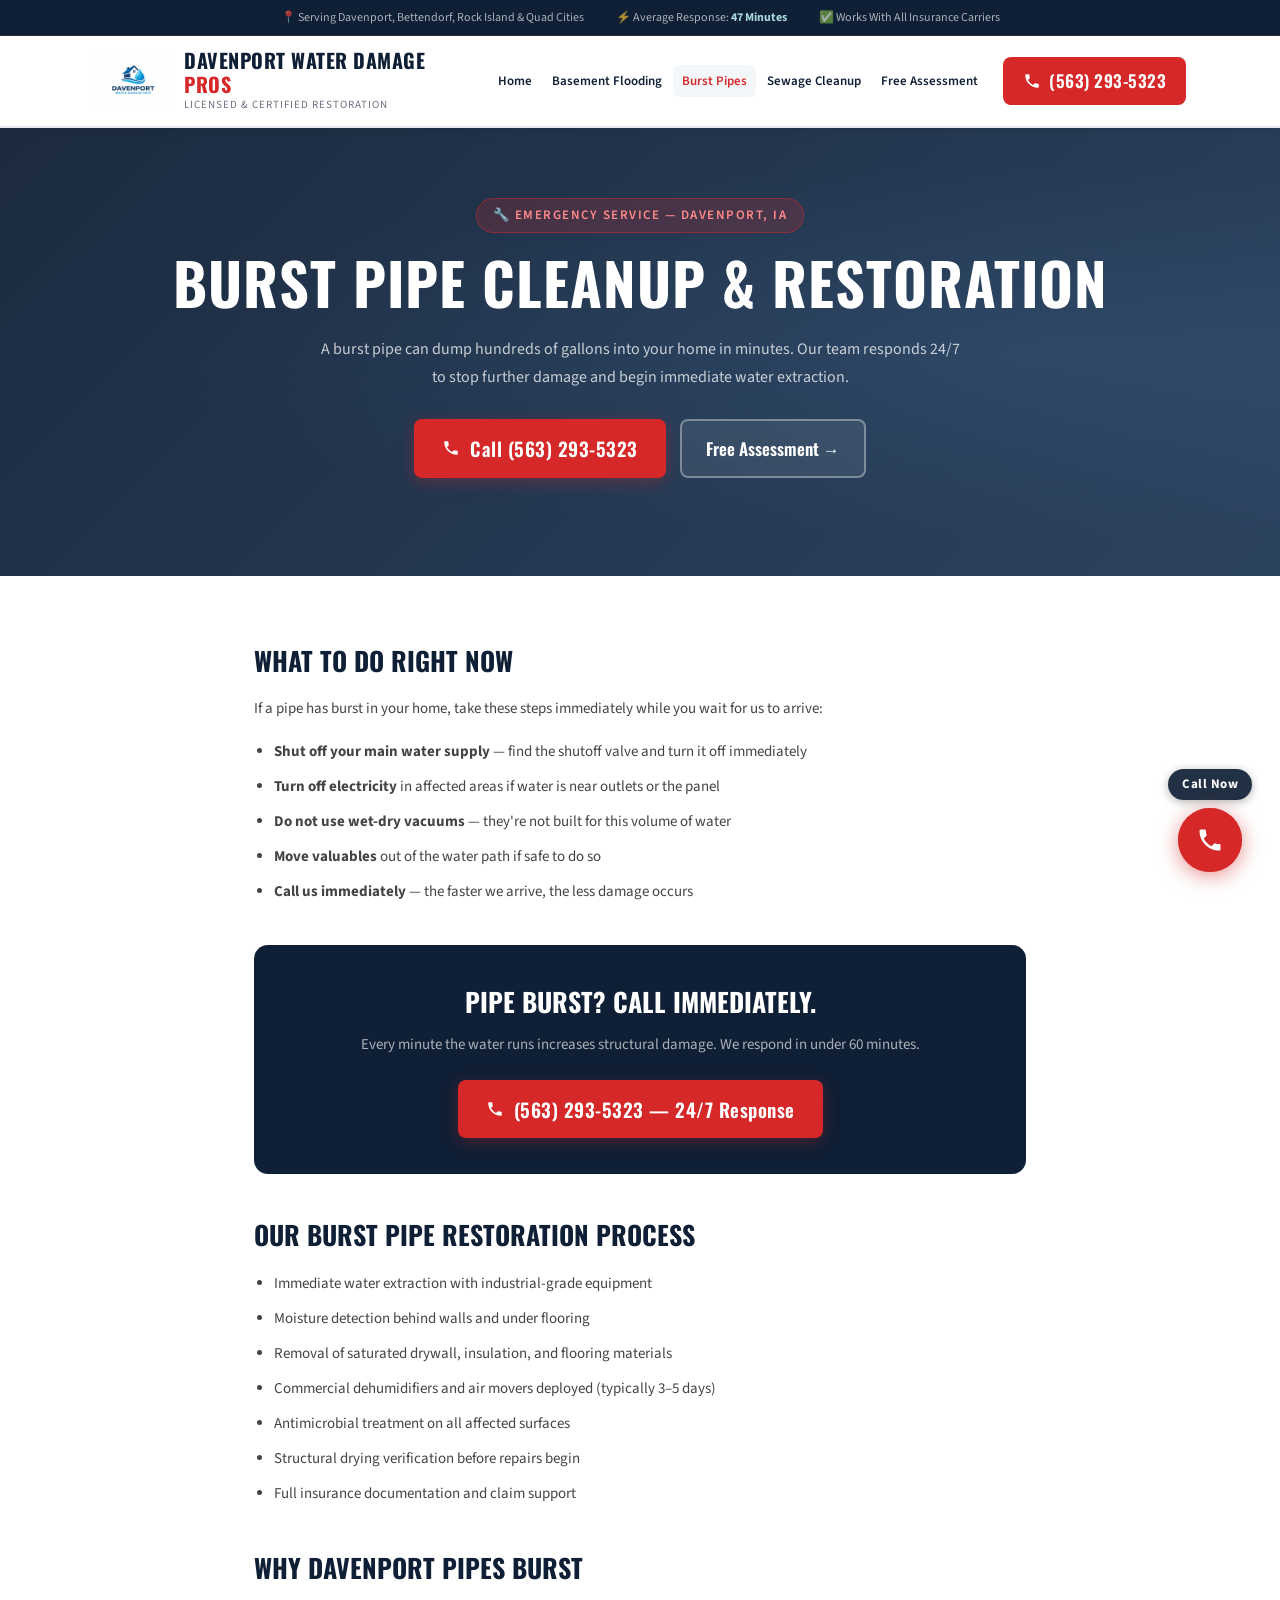
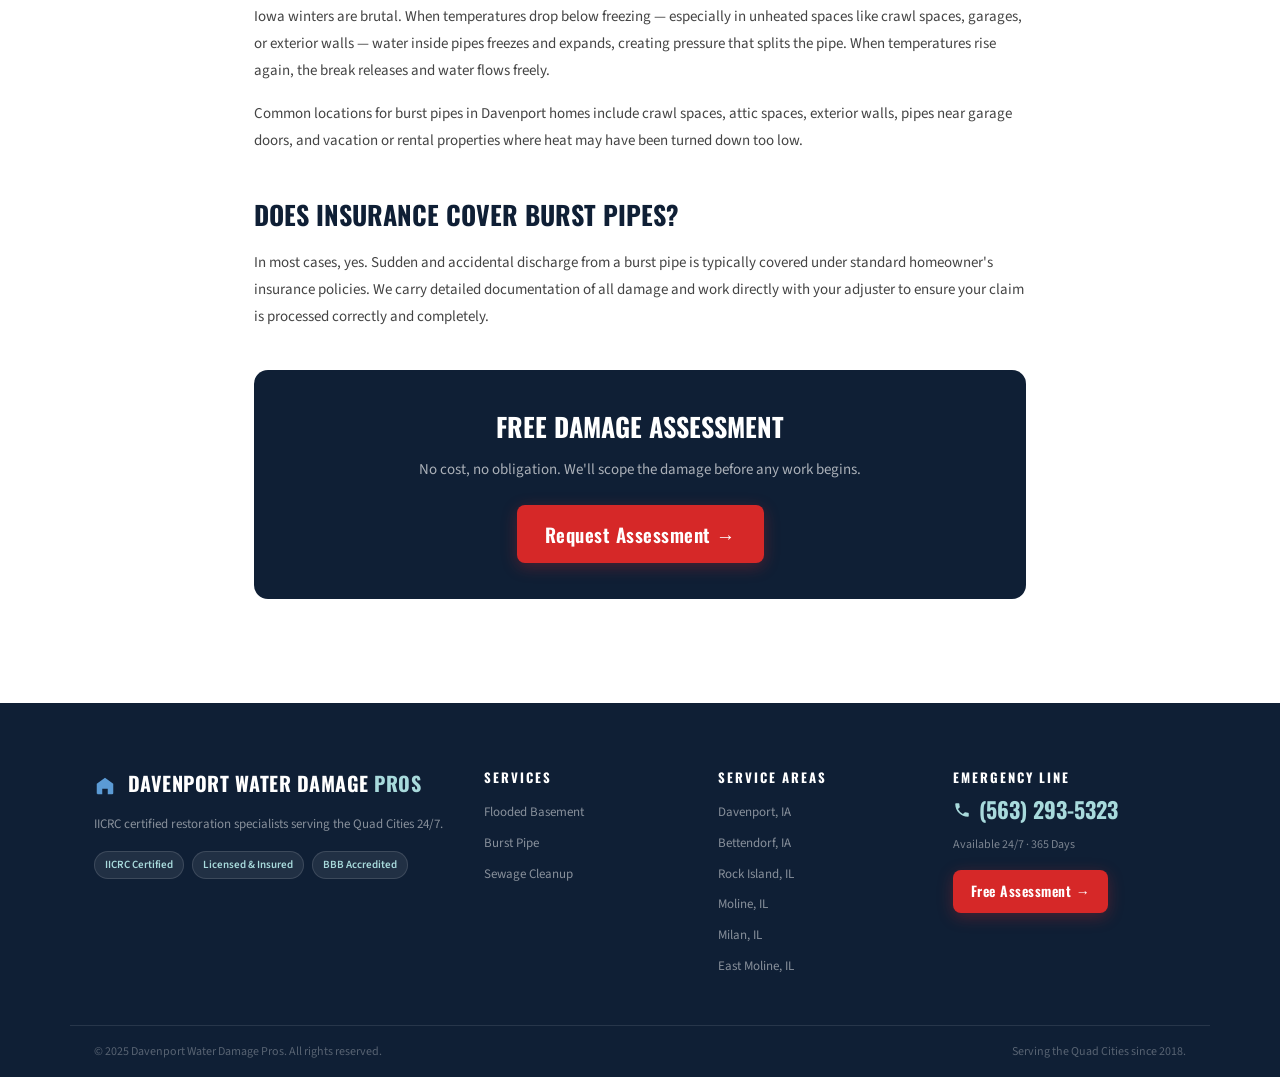
<file: website/burst-pipe.html>
<!DOCTYPE html>
<html lang="en">
<head>
  <meta charset="UTF-8" />
  <meta name="viewport" content="width=device-width, initial-scale=1.0"/>
  <meta name="description" content="Burst pipe water damage cleanup in Davenport, IA. 24/7 emergency response. Rapid extraction, drying, and structural repair. Call now."/>
  <title>Burst Pipe Cleanup Davenport IA | 24/7 Water Damage Response</title>
  <link rel="preconnect" href="https://fonts.googleapis.com">
  <link href="https://fonts.googleapis.com/css2?family=Oswald:wght@400;600;700&family=Source+Sans+3:wght@400;500;600&display=swap" rel="stylesheet">
  <link rel="icon" type="image/png" href="logo.png"/>
  <link rel="apple-touch-icon" href="logo.png"/>
  <link rel="stylesheet" href="styles.css"/>
</head>
<body>

  <div class="top-bar">
    <div class="container top-bar-inner">
      <span>📍 Serving Davenport, Bettendorf, Rock Island & Quad Cities</span>
      <span>⚡ Average Response: <strong>47 Minutes</strong></span>
      <span>✅ Works With All Insurance Carriers</span>
    </div>
  </div>

  <header class="site-header">
    <div class="header-inner container">
      <a href="index.html" class="logo">
        <img src="logo.png" alt="Davenport Water Damage Help" class="logo-img"/>
        <div>
          <div class="logo-name">Davenport Water Damage <span>Pros</span></div>
          <div class="logo-tagline">Licensed & Certified Restoration</div>
        </div>
      </a>
      <nav class="nav-links">
        <a href="index.html">Home</a>
        <a href="basement.html">Basement Flooding</a>
        <a href="burst-pipe.html" class="active">Burst Pipes</a>
        <a href="sewage.html">Sewage Cleanup</a>
        <a href="index.html#contact">Free Assessment</a>
      </nav>
      <a href="tel:+15632935323" class="header-call-btn">
        <svg width="18" height="18" viewBox="0 0 24 24" fill="currentColor"><path d="M6.62 10.79a15.05 15.05 0 006.59 6.59l2.2-2.2a1 1 0 011.01-.24c1.12.37 2.33.57 3.58.57a1 1 0 011 1V20a1 1 0 01-1 1C10.61 21 3 13.39 3 4a1 1 0 011-1h3.5a1 1 0 011 1c0 1.25.2 2.45.57 3.58a1 1 0 01-.24 1.01l-2.21 2.2z"/></svg>
        (563) 293-5323
      </a>
    </div>
  </header>

  <section class="inner-hero" style="background-image: linear-gradient(135deg, rgba(15,31,53,0.95), rgba(26,51,82,0.92)), url('https://images.unsplash.com/photo-1585771724684-38269d6639fd?w=1200&auto=format&fit=crop'); background-size: cover; background-position: center;">
    <div class="hero-badge">🔧 Emergency Service — Davenport, IA</div>
    <h1 class="hero-title">Burst Pipe Cleanup & Restoration</h1>
    <p class="hero-sub">A burst pipe can dump hundreds of gallons into your home in minutes. Our team responds 24/7 to stop further damage and begin immediate water extraction.</p>
    <div class="hero-actions">
      <a href="tel:+15632935323" class="btn-emergency">
        <svg width="18" height="18" viewBox="0 0 24 24" fill="currentColor"><path d="M6.62 10.79a15.05 15.05 0 006.59 6.59l2.2-2.2a1 1 0 011.01-.24c1.12.37 2.33.57 3.58.57a1 1 0 011 1V20a1 1 0 01-1 1C10.61 21 3 13.39 3 4a1 1 0 011-1h3.5a1 1 0 011 1c0 1.25.2 2.45.57 3.58a1 1 0 01-.24 1.01l-2.21 2.2z"/></svg>
        Call (563) 293-5323
      </a>
      <a href="index.html#contact" class="btn-outline-white">Free Assessment →</a>
    </div>
  </section>

  <div class="inner-content">

    <h2>What To Do Right Now</h2>
    <p>If a pipe has burst in your home, take these steps immediately while you wait for us to arrive:</p>
    <ul>
      <li><strong>Shut off your main water supply</strong> — find the shutoff valve and turn it off immediately</li>
      <li><strong>Turn off electricity</strong> in affected areas if water is near outlets or the panel</li>
      <li><strong>Do not use wet-dry vacuums</strong> — they're not built for this volume of water</li>
      <li><strong>Move valuables</strong> out of the water path if safe to do so</li>
      <li><strong>Call us immediately</strong> — the faster we arrive, the less damage occurs</li>
    </ul>

    <div class="inner-cta-bar">
      <h3>Pipe Burst? Call Immediately.</h3>
      <p>Every minute the water runs increases structural damage. We respond in under 60 minutes.</p>
      <a href="tel:+15632935323" class="btn-emergency">
        <svg width="18" height="18" viewBox="0 0 24 24" fill="currentColor"><path d="M6.62 10.79a15.05 15.05 0 006.59 6.59l2.2-2.2a1 1 0 011.01-.24c1.12.37 2.33.57 3.58.57a1 1 0 011 1V20a1 1 0 01-1 1C10.61 21 3 13.39 3 4a1 1 0 011-1h3.5a1 1 0 011 1c0 1.25.2 2.45.57 3.58a1 1 0 01-.24 1.01l-2.21 2.2z"/></svg>
        (563) 293-5323 — 24/7 Response
      </a>
    </div>

    <h2>Our Burst Pipe Restoration Process</h2>
    <ul>
      <li>Immediate water extraction with industrial-grade equipment</li>
      <li>Moisture detection behind walls and under flooring</li>
      <li>Removal of saturated drywall, insulation, and flooring materials</li>
      <li>Commercial dehumidifiers and air movers deployed (typically 3–5 days)</li>
      <li>Antimicrobial treatment on all affected surfaces</li>
      <li>Structural drying verification before repairs begin</li>
      <li>Full insurance documentation and claim support</li>
    </ul>

    <h2>Why Davenport Pipes Burst</h2>
    <p>Iowa winters are brutal. When temperatures drop below freezing — especially in unheated spaces like crawl spaces, garages, or exterior walls — water inside pipes freezes and expands, creating pressure that splits the pipe. When temperatures rise again, the break releases and water flows freely.</p>
    <p>Common locations for burst pipes in Davenport homes include crawl spaces, attic spaces, exterior walls, pipes near garage doors, and vacation or rental properties where heat may have been turned down too low.</p>

    <h2>Does Insurance Cover Burst Pipes?</h2>
    <p>In most cases, yes. Sudden and accidental discharge from a burst pipe is typically covered under standard homeowner's insurance policies. We carry detailed documentation of all damage and work directly with your adjuster to ensure your claim is processed correctly and completely.</p>

    <div class="inner-cta-bar">
      <h3>Free Damage Assessment</h3>
      <p>No cost, no obligation. We'll scope the damage before any work begins.</p>
      <a href="index.html#contact" class="btn-emergency">Request Assessment →</a>
    </div>

  </div>

  <footer class="site-footer">
    <div class="container footer-grid">
      <div class="footer-brand">
        <div class="footer-logo"><svg width="22" height="22" viewBox="0 0 24 24" fill="none" style="vertical-align:middle;margin-right:6px"><path d="M3 9.5L12 3L21 9.5V20C21 20.55 20.55 21 20 21H15V15H9V21H4C3.45 21 3 20.55 3 20V9.5Z" fill="#5B9BD5"/></svg> Davenport Water Damage <span>Pros</span></div>
        <p>IICRC certified restoration specialists serving the Quad Cities 24/7.</p>
        <div class="footer-certifications">
          <span class="cert-badge">IICRC Certified</span>
          <span class="cert-badge">Licensed & Insured</span>
          <span class="cert-badge">BBB Accredited</span>
        </div>
      </div>
      <div class="footer-nav">
        <div class="footer-nav-title">Services</div>
        <a href="basement.html">Flooded Basement</a>
        <a href="burst-pipe.html">Burst Pipe</a>
        <a href="sewage.html">Sewage Cleanup</a>
      </div>
      <div class="footer-nav">
        <div class="footer-nav-title">Service Areas</div>
        <span>Davenport, IA</span>
        <span>Bettendorf, IA</span>
        <span>Rock Island, IL</span>
        <span>Moline, IL</span>
        <span>Milan, IL</span>
        <span>East Moline, IL</span>
      </div>
      <div class="footer-contact">
        <div class="footer-nav-title">Emergency Line</div>
        <a href="tel:+15632935323" class="footer-phone">
          <svg width="18" height="18" viewBox="0 0 24 24" fill="currentColor"><path d="M6.62 10.79a15.05 15.05 0 006.59 6.59l2.2-2.2a1 1 0 011.01-.24c1.12.37 2.33.57 3.58.57a1 1 0 011 1V20a1 1 0 01-1 1C10.61 21 3 13.39 3 4a1 1 0 011-1h3.5a1 1 0 011 1c0 1.25.2 2.45.57 3.58a1 1 0 01-.24 1.01l-2.21 2.2z"/></svg>
          (563) 293-5323
        </a>
        <div class="footer-hours">Available 24/7 · 365 Days</div>
        <a href="index.html#contact" class="btn-emergency mt-16" style="font-size:14px;padding:10px 18px">Free Assessment →</a>
      </div>
    </div>
    <div class="footer-bottom">
      <div class="container footer-bottom-inner">
        <span>© 2025 Davenport Water Damage Pros. All rights reserved.</span>
        <span>Serving the Quad Cities since 2018.</span>
      </div>
    </div>
  </footer>

  <div class="float-call-wrap">
    <div class="float-call-label">Call Now</div>
    <a href="tel:+15632935323" class="float-call-btn" aria-label="Call now">
      <svg width="28" height="28" viewBox="0 0 24 24" fill="currentColor"><path d="M6.62 10.79a15.05 15.05 0 006.59 6.59l2.2-2.2a1 1 0 011.01-.24c1.12.37 2.33.57 3.58.57a1 1 0 011 1V20a1 1 0 01-1 1C10.61 21 3 13.39 3 4a1 1 0 011-1h3.5a1 1 0 011 1c0 1.25.2 2.45.57 3.58a1 1 0 01-.24 1.01l-2.21 2.2z"/></svg>
    </a>
  </div>

  <script src="script.js"></script>
</body>
</html>
</file>
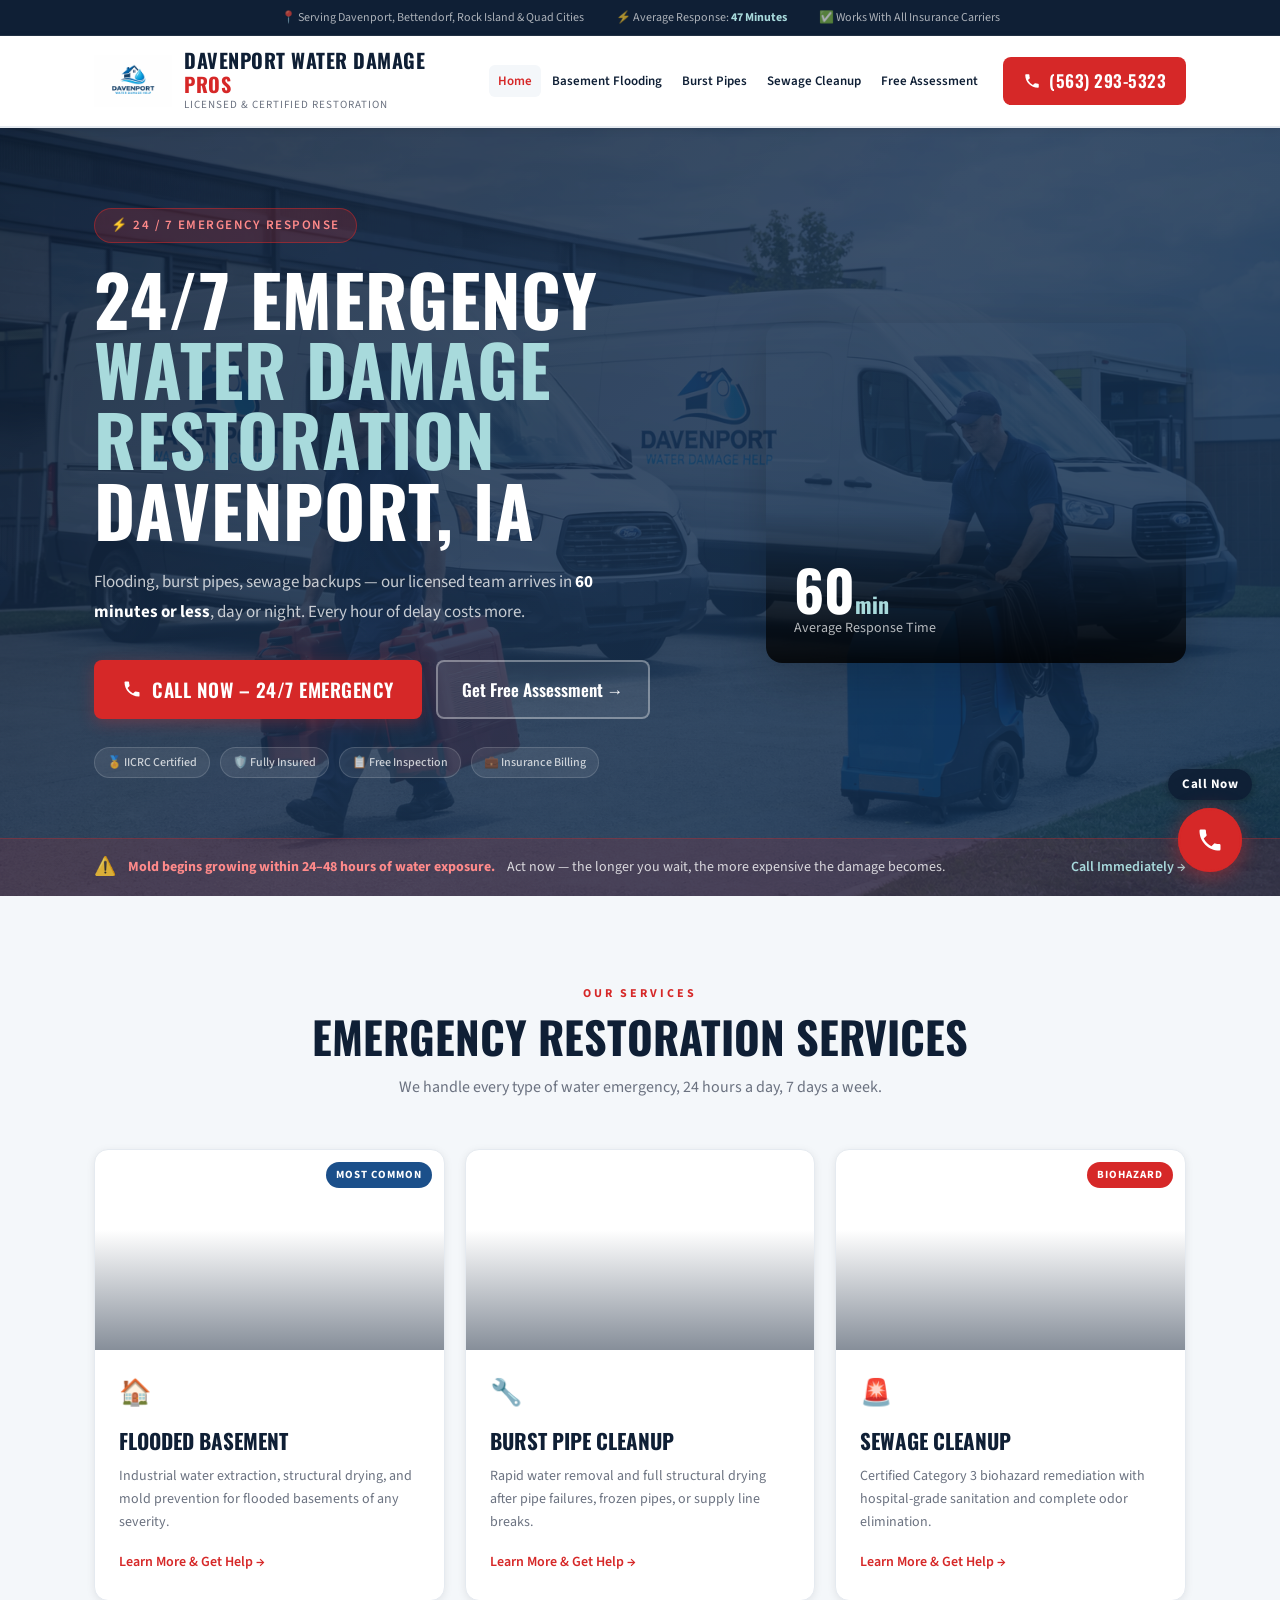
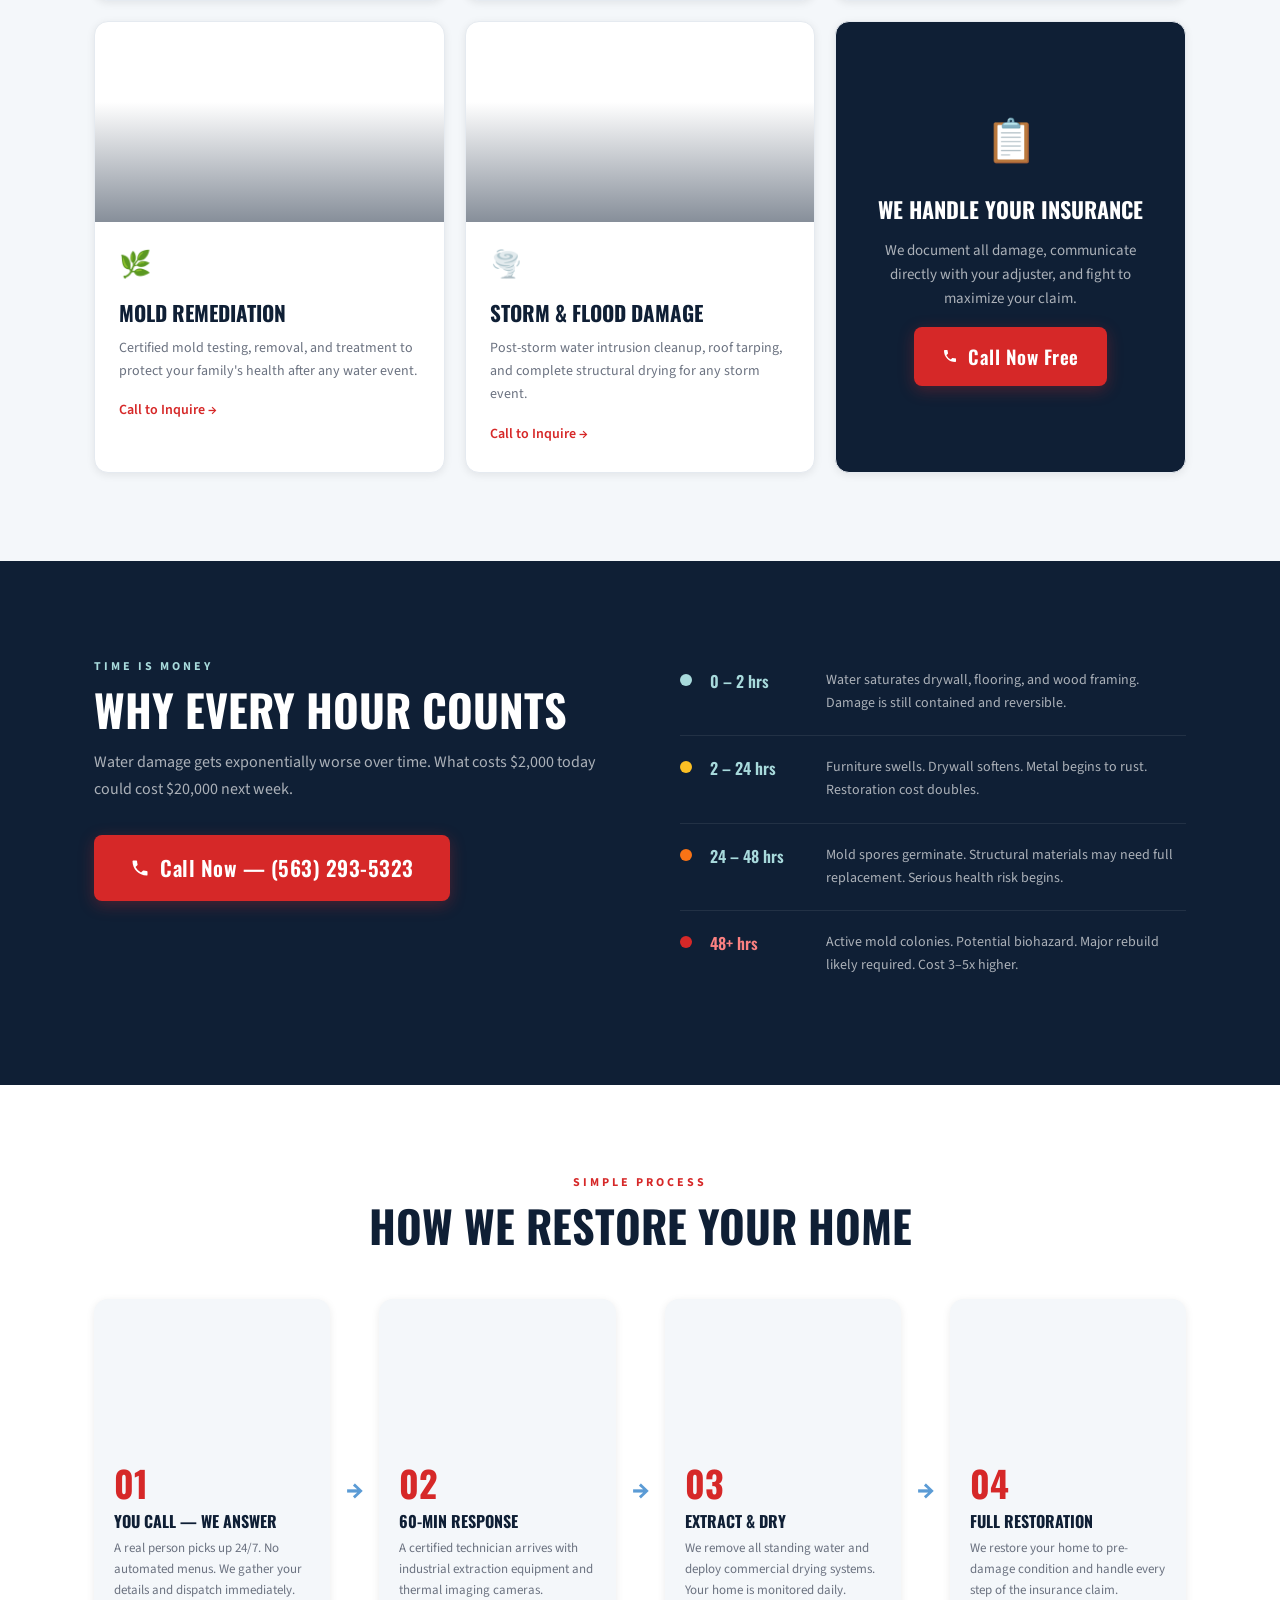
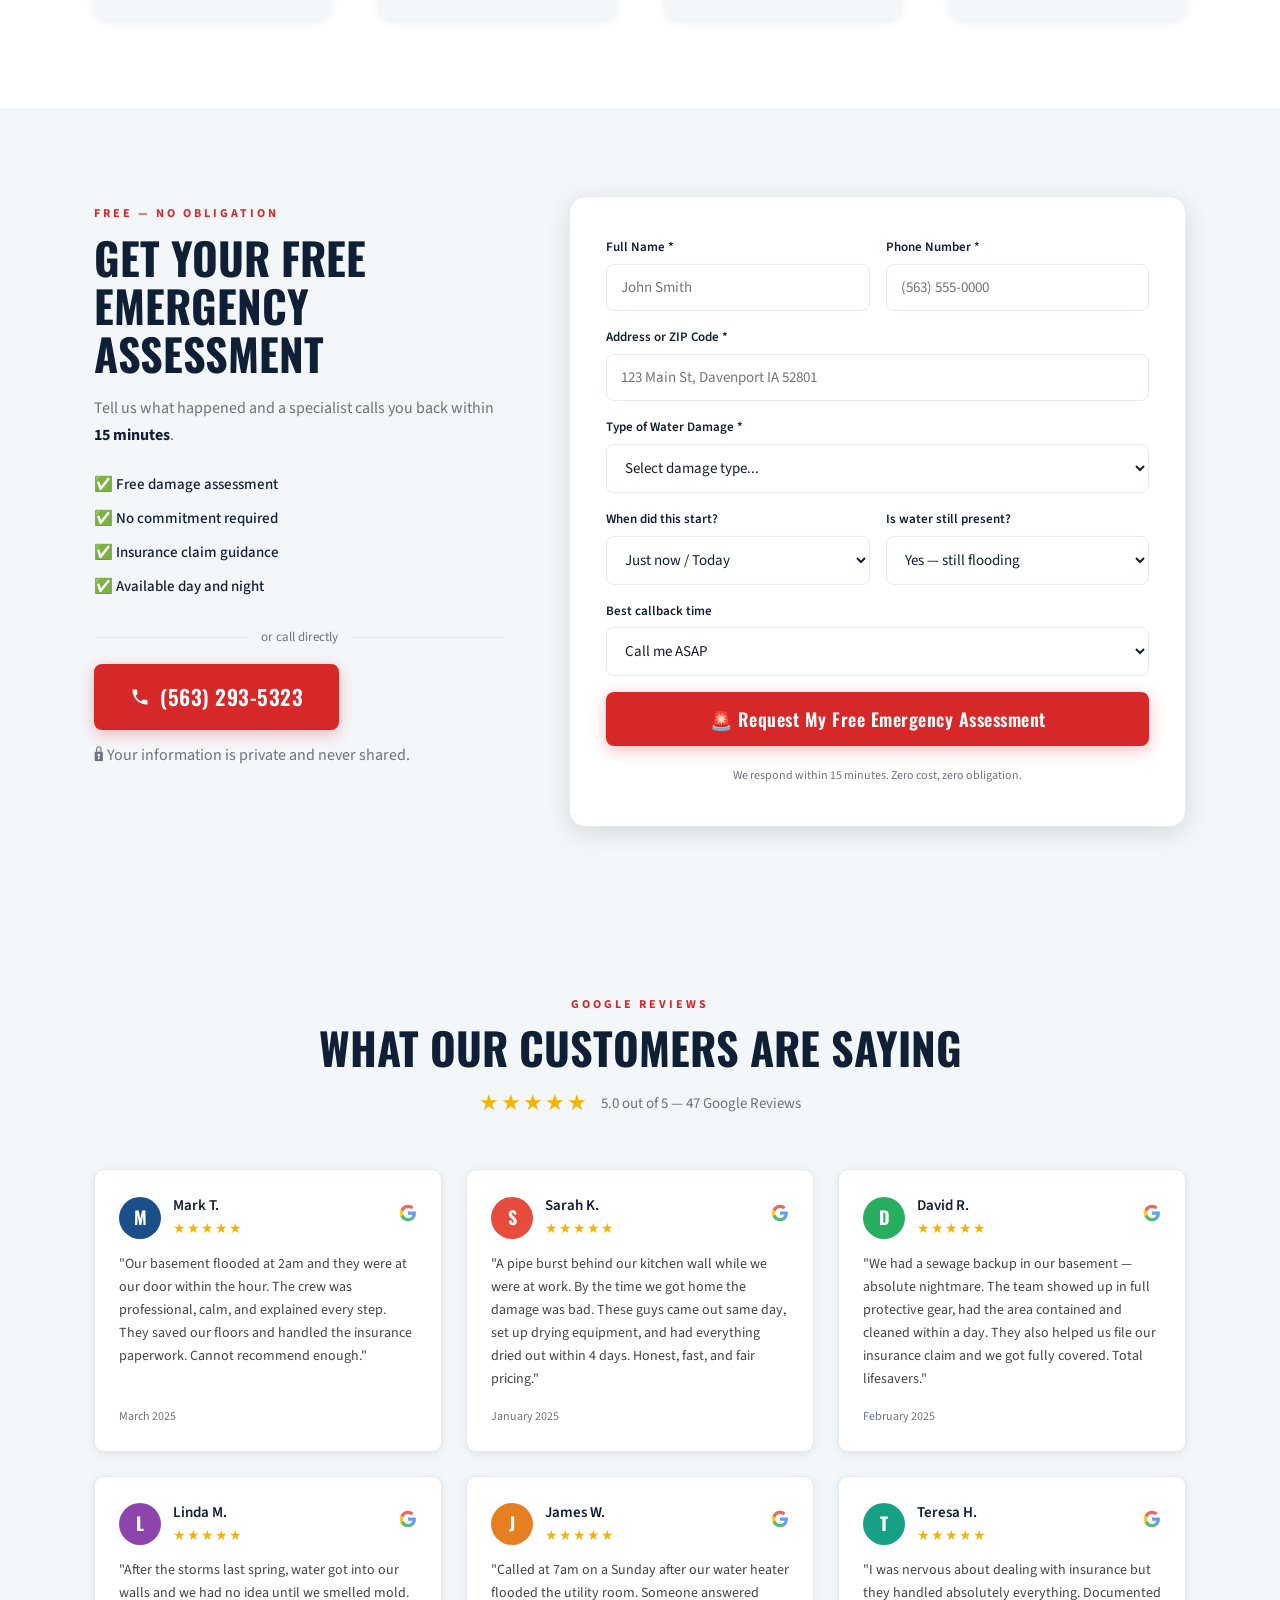
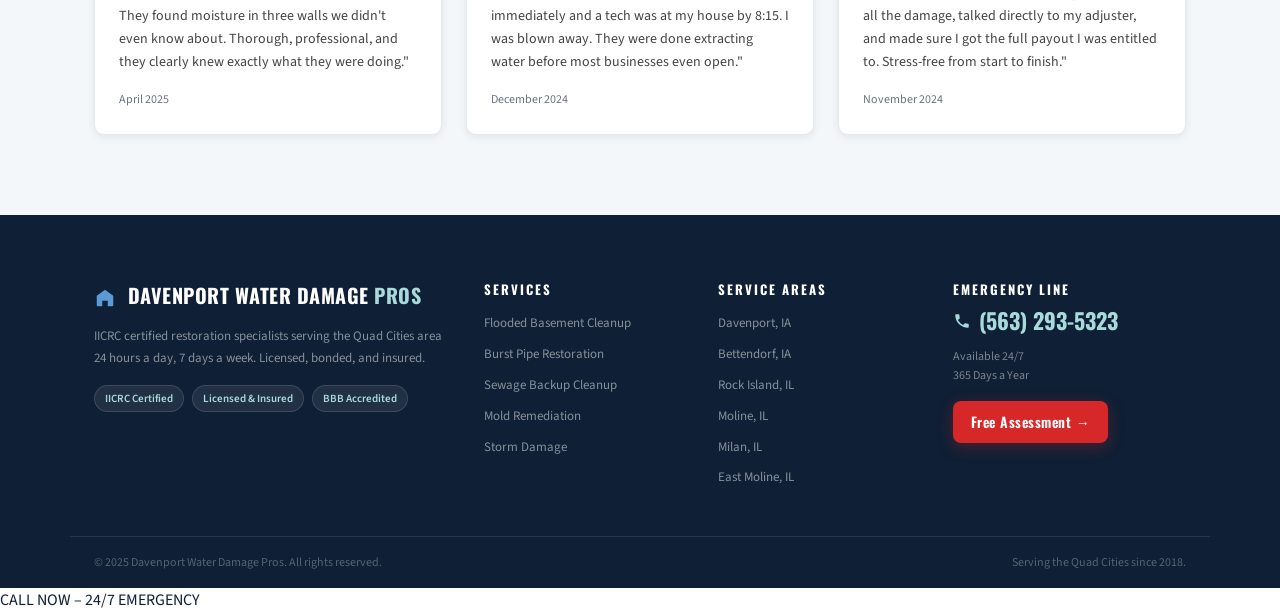
<file: website/index-2.html>
<!DOCTYPE html>
<html lang="en">
<head>
  <meta charset="UTF-8" />
  <meta name="viewport" content="width=device-width, initial-scale=1.0"/>
  <meta name="description" content="24/7 emergency water damage restoration in Davenport, IA. Licensed specialists respond in 60 minutes. Flooded basements, burst pipes, sewage cleanup."/>
  <title>Emergency Water Damage Restoration Davenport IA | 24/7 Response</title>
  <link rel="preconnect" href="https://fonts.googleapis.com">
  <link href="https://fonts.googleapis.com/css2?family=Oswald:wght@400;600;700&family=Source+Sans+3:wght@400;500;600&display=swap" rel="stylesheet">
  <link rel="icon" type="image/png" href="logo.png"/>
  <link rel="apple-touch-icon" href="logo.png"/>
  <link rel="stylesheet" href="styles.css"/>
</head>
<body>

  <!-- TOP BAR -->
  <div class="top-bar">
    <div class="container top-bar-inner">
      <span>📍 Serving Davenport, Bettendorf, Rock Island & Quad Cities</span>
      <span>⚡ Average Response: <strong>47 Minutes</strong></span>
      <span>✅ Works With All Insurance Carriers</span>
    </div>
  </div>

  <!-- HEADER -->
  <header class="site-header">
    <div class="header-inner container">
      <a href="index.html" class="logo">
        <img src="logo.png" alt="Davenport Water Damage Help" class="logo-img"/>
        <div>
          <div class="logo-name">Davenport Water Damage <span>Pros</span></div>
          <div class="logo-tagline">Licensed & Certified Restoration</div>
        </div>
      </a>
      <nav class="nav-links">
        <a href="index.html" class="active">Home</a>
        <a href="basement.html">Basement Flooding</a>
        <a href="burst-pipe.html">Burst Pipes</a>
        <a href="sewage.html">Sewage Cleanup</a>
        <a href="#contact">Free Assessment</a>
      </nav>
      <a href="tel:+15632935323" class="header-call-btn">
        <svg width="18" height="18" viewBox="0 0 24 24" fill="currentColor"><path d="M6.62 10.79a15.05 15.05 0 006.59 6.59l2.2-2.2a1 1 0 011.01-.24c1.12.37 2.33.57 3.58.57a1 1 0 011 1V20a1 1 0 01-1 1C10.61 21 3 13.39 3 4a1 1 0 011-1h3.5a1 1 0 011 1c0 1.25.2 2.45.57 3.58a1 1 0 01-.24 1.01l-2.21 2.2z"/></svg>
        (563) 293-5323
      </a>
    </div>
  </header>

  <!-- HERO -->
  <section class="hero">
    <div class="hero-image-overlay"></div>
    <div class="hero-content container">
      <div class="hero-left">
        <div class="hero-badge">⚡ 24 / 7 Emergency Response</div>
        <h1 class="hero-title">
          24/7 Emergency<br/>
          <span class="hero-accent">Water Damage Restoration</span><br/>
          Davenport, IA
        </h1>
        <p class="hero-sub">
          Flooding, burst pipes, sewage backups — our licensed team arrives in <strong>60 minutes or less</strong>, day or night. Every hour of delay costs more.
        </p>
        <div class="hero-actions">
          <a href="tel:+15632935323" class="btn-emergency">
            <svg width="20" height="20" viewBox="0 0 24 24" fill="currentColor"><path d="M6.62 10.79a15.05 15.05 0 006.59 6.59l2.2-2.2a1 1 0 011.01-.24c1.12.37 2.33.57 3.58.57a1 1 0 011 1V20a1 1 0 01-1 1C10.61 21 3 13.39 3 4a1 1 0 011-1h3.5a1 1 0 011 1c0 1.25.2 2.45.57 3.58a1 1 0 01-.24 1.01l-2.21 2.2z"/></svg>
            CALL NOW – 24/7 EMERGENCY
          </a>
          <a href="#contact" class="btn-outline-white">Get Free Assessment →</a>
        </div>
        <div class="hero-trust-row">
          <div class="trust-pill">🏅 IICRC Certified</div>
          <div class="trust-pill">🛡️ Fully Insured</div>
          <div class="trust-pill">📋 Free Inspection</div>
          <div class="trust-pill">💼 Insurance Billing</div>
        </div>
      </div>
      <div class="hero-right">
        <div class="hero-card">
          <div class="hero-card-img" style="background-image:url('https://images.unsplash.com/photo-1504307651254-35680f356dfd?w=600&auto=format&fit=crop')"></div>
          <div class="hero-card-stat">
            <div class="stat-num">60<span>min</span></div>
            <div class="stat-label">Average Response Time</div>
          </div>
        </div>
      </div>
    </div>
    <div class="hero-mold-warning">
      <div class="container">
        <span class="warning-icon">⚠️</span>
        <strong>Mold begins growing within 24–48 hours of water exposure.</strong>
        <span>Act now — the longer you wait, the more expensive the damage becomes.</span>
        <a href="tel:+15632935323">Call Immediately →</a>
      </div>
    </div>
  </section>

  <!-- SERVICES WITH IMAGES -->
  <section class="services-section" id="services">
    <div class="container">
      <div class="section-header">
        <div class="section-eyebrow">Our Services</div>
        <h2 class="section-title">Emergency Restoration Services</h2>
        <p class="section-sub">We handle every type of water emergency, 24 hours a day, 7 days a week.</p>
      </div>

      <div class="services-grid">

        <a href="basement.html" class="service-card">
          <div class="service-img" style="background-image:url('https://images.unsplash.com/photo-1584466977773-e625c37cdd50?w=600&auto=format&fit=crop')">
            <div class="service-img-overlay"></div>
            <div class="service-badge">Most Common</div>
          </div>
          <div class="service-body">
            <div class="service-icon-sm">🏠</div>
            <h3>Flooded Basement</h3>
            <p>Industrial water extraction, structural drying, and mold prevention for flooded basements of any severity.</p>
            <span class="service-cta">Learn More & Get Help →</span>
          </div>
        </a>

        <a href="burst-pipe.html" class="service-card">
          <div class="service-img" style="background-image:url('https://images.unsplash.com/photo-1585771724684-38269d6639fd?w=600&auto=format&fit=crop')">
            <div class="service-img-overlay"></div>
          </div>
          <div class="service-body">
            <div class="service-icon-sm">🔧</div>
            <h3>Burst Pipe Cleanup</h3>
            <p>Rapid water removal and full structural drying after pipe failures, frozen pipes, or supply line breaks.</p>
            <span class="service-cta">Learn More & Get Help →</span>
          </div>
        </a>

        <a href="sewage.html" class="service-card">
          <div class="service-img" style="background-image:url('https://images.unsplash.com/photo-1563453392212-326f5e854473?w=600&auto=format&fit=crop')">
            <div class="service-img-overlay"></div>
            <div class="service-badge urgent">Biohazard</div>
          </div>
          <div class="service-body">
            <div class="service-icon-sm">🚨</div>
            <h3>Sewage Cleanup</h3>
            <p>Certified Category 3 biohazard remediation with hospital-grade sanitation and complete odor elimination.</p>
            <span class="service-cta">Learn More & Get Help →</span>
          </div>
        </a>

        <div class="service-card">
          <div class="service-img" style="background-image:url('https://images.unsplash.com/photo-1572981779307-38b8cabb2407?w=600&auto=format&fit=crop')">
            <div class="service-img-overlay"></div>
          </div>
          <div class="service-body">
            <div class="service-icon-sm">🌿</div>
            <h3>Mold Remediation</h3>
            <p>Certified mold testing, removal, and treatment to protect your family's health after any water event.</p>
            <span class="service-cta">Call to Inquire →</span>
          </div>
        </div>

        <div class="service-card">
          <div class="service-img" style="background-image:url('https://images.unsplash.com/photo-1510511459019-5dda7724fd87?w=600&auto=format&fit=crop')">
            <div class="service-img-overlay"></div>
          </div>
          <div class="service-body">
            <div class="service-icon-sm">🌪️</div>
            <h3>Storm & Flood Damage</h3>
            <p>Post-storm water intrusion cleanup, roof tarping, and complete structural drying for any storm event.</p>
            <span class="service-cta">Call to Inquire →</span>
          </div>
        </div>

        <div class="service-card highlight-card">
          <div class="highlight-card-inner">
            <div class="highlight-icon">📋</div>
            <h3>We Handle Your Insurance</h3>
            <p>We document all damage, communicate directly with your adjuster, and fight to maximize your claim.</p>
            <a href="tel:+15632935323" class="btn-emergency mt-16">
              <svg width="16" height="16" viewBox="0 0 24 24" fill="currentColor"><path d="M6.62 10.79a15.05 15.05 0 006.59 6.59l2.2-2.2a1 1 0 011.01-.24c1.12.37 2.33.57 3.58.57a1 1 0 011 1V20a1 1 0 01-1 1C10.61 21 3 13.39 3 4a1 1 0 011-1h3.5a1 1 0 011 1c0 1.25.2 2.45.57 3.58a1 1 0 01-.24 1.01l-2.21 2.2z"/></svg>
              Call Now Free
            </a>
          </div>
        </div>

      </div>
    </div>
  </section>

  <!-- WHY FAST MATTERS -->
  <section class="timeline-section">
    <div class="container timeline-grid">
      <div class="timeline-left">
        <div class="section-eyebrow light">Time Is Money</div>
        <h2 class="section-title light">Why Every Hour Counts</h2>
        <p style="color:rgba(255,255,255,0.65);margin-bottom:32px;line-height:1.7">Water damage gets exponentially worse over time. What costs $2,000 today could cost $20,000 next week.</p>
        <a href="tel:+15632935323" class="btn-emergency large">
          <svg width="20" height="20" viewBox="0 0 24 24" fill="currentColor"><path d="M6.62 10.79a15.05 15.05 0 006.59 6.59l2.2-2.2a1 1 0 011.01-.24c1.12.37 2.33.57 3.58.57a1 1 0 011 1V20a1 1 0 01-1 1C10.61 21 3 13.39 3 4a1 1 0 011-1h3.5a1 1 0 011 1c0 1.25.2 2.45.57 3.58a1 1 0 01-.24 1.01l-2.21 2.2z"/></svg>
          Call Now — (563) 293-5323
        </a>
      </div>
      <div class="timeline-right">
        <div class="tl-item">
          <div class="tl-dot"></div>
          <div class="tl-time">0 – 2 hrs</div>
          <div class="tl-desc">Water saturates drywall, flooring, and wood framing. Damage is still contained and reversible.</div>
        </div>
        <div class="tl-item">
          <div class="tl-dot yellow"></div>
          <div class="tl-time">2 – 24 hrs</div>
          <div class="tl-desc">Furniture swells. Drywall softens. Metal begins to rust. Restoration cost doubles.</div>
        </div>
        <div class="tl-item">
          <div class="tl-dot orange"></div>
          <div class="tl-time">24 – 48 hrs</div>
          <div class="tl-desc">Mold spores germinate. Structural materials may need full replacement. Serious health risk begins.</div>
        </div>
        <div class="tl-item red">
          <div class="tl-dot red-dot"></div>
          <div class="tl-time">48+ hrs</div>
          <div class="tl-desc">Active mold colonies. Potential biohazard. Major rebuild likely required. Cost 3–5x higher.</div>
        </div>
      </div>
    </div>
  </section>

  <!-- PROCESS -->
  <section class="process-section" id="process">
    <div class="container">
      <div class="section-header">
        <div class="section-eyebrow">Simple Process</div>
        <h2 class="section-title">How We Restore Your Home</h2>
      </div>
      <div class="process-grid">
        <div class="process-step">
          <div class="process-img" style="background-image:url('https://images.unsplash.com/photo-1573497019940-1c28c88b4f3e?w=400&auto=format&fit=crop')"></div>
          <div class="process-num">01</div>
          <h4>You Call — We Answer</h4>
          <p>A real person picks up 24/7. No automated menus. We gather your details and dispatch immediately.</p>
        </div>
        <div class="process-arrow">→</div>
        <div class="process-step">
          <div class="process-img" style="background-image:url('https://images.unsplash.com/photo-1504307651254-35680f356dfd?w=400&auto=format&fit=crop')"></div>
          <div class="process-num">02</div>
          <h4>60-Min Response</h4>
          <p>A certified technician arrives with industrial extraction equipment and thermal imaging cameras.</p>
        </div>
        <div class="process-arrow">→</div>
        <div class="process-step">
          <div class="process-img" style="background-image:url('https://images.unsplash.com/photo-1558618666-fcd25c85cd64?w=400&auto=format&fit=crop')"></div>
          <div class="process-num">03</div>
          <h4>Extract & Dry</h4>
          <p>We remove all standing water and deploy commercial drying systems. Your home is monitored daily.</p>
        </div>
        <div class="process-arrow">→</div>
        <div class="process-step">
          <div class="process-img" style="background-image:url('https://images.unsplash.com/photo-1581578731548-c64695cc6952?w=400&auto=format&fit=crop')"></div>
          <div class="process-num">04</div>
          <h4>Full Restoration</h4>
          <p>We restore your home to pre-damage condition and handle every step of the insurance claim.</p>
        </div>
      </div>
    </div>
  </section>

  <!-- LEAD FORM -->
  <section class="contact-section" id="contact">
    <div class="container contact-grid">
      <div class="contact-left">
        <div class="section-eyebrow">Free — No Obligation</div>
        <h2 class="section-title">Get Your Free Emergency Assessment</h2>
        <p>Tell us what happened and a specialist calls you back within <strong>15 minutes</strong>.</p>

        <div class="contact-bullets">
          <div class="cbullet">✅ Free damage assessment</div>
          <div class="cbullet">✅ No commitment required</div>
          <div class="cbullet">✅ Insurance claim guidance</div>
          <div class="cbullet">✅ Available day and night</div>
        </div>

        <div class="contact-or">
          <div class="or-line"></div><span>or call directly</span><div class="or-line"></div>
        </div>
        <a href="tel:+15632935323" class="btn-emergency large">
          <svg width="20" height="20" viewBox="0 0 24 24" fill="currentColor"><path d="M6.62 10.79a15.05 15.05 0 006.59 6.59l2.2-2.2a1 1 0 011.01-.24c1.12.37 2.33.57 3.58.57a1 1 0 011 1V20a1 1 0 01-1 1C10.61 21 3 13.39 3 4a1 1 0 011-1h3.5a1 1 0 011 1c0 1.25.2 2.45.57 3.58a1 1 0 01-.24 1.01l-2.21 2.2z"/></svg>
          (563) 293-5323
        </a>
        <p class="privacy-note">🔒 Your information is private and never shared.</p>
      </div>

      <div class="contact-right">
        <form class="lead-form" id="leadForm">
          <div class="form-row">
            <div class="form-group">
              <label>Full Name *</label>
              <input type="text" name="name" placeholder="John Smith" required />
            </div>
            <div class="form-group">
              <label>Phone Number *</label>
              <input type="tel" name="phone" placeholder="(563) 555-0000" required />
            </div>
          </div>
          <div class="form-group">
            <label>Address or ZIP Code *</label>
            <input type="text" name="address" placeholder="123 Main St, Davenport IA 52801" required />
          </div>
          <div class="form-group">
            <label>Type of Water Damage *</label>
            <select name="damage_type" required>
              <option value="">Select damage type...</option>
              <option>Flooded Basement</option>
              <option>Burst or Leaking Pipe</option>
              <option>Sewage Backup</option>
              <option>Storm / Roof Leak</option>
              <option>Appliance Leak</option>
              <option>Other</option>
            </select>
          </div>
          <div class="form-row">
            <div class="form-group">
              <label>When did this start?</label>
              <select name="when_started">
                <option>Just now / Today</option>
                <option>Yesterday</option>
                <option>2–3 days ago</option>
                <option>More than 3 days ago</option>
              </select>
            </div>
            <div class="form-group">
              <label>Is water still present?</label>
              <select name="water_present">
                <option>Yes — still flooding</option>
                <option>Yes — standing water</option>
                <option>No — stopped</option>
                <option>Not sure</option>
              </select>
            </div>
          </div>
          <div class="form-group">
            <label>Best callback time</label>
            <select name="callback_time">
              <option>Call me ASAP</option>
              <option>Within the hour</option>
              <option>Today afternoon</option>
              <option>Today evening</option>
            </select>
          </div>
          <button type="submit" class="btn-emergency full">
            🚨 Request My Free Emergency Assessment
          </button>
          <p class="form-note">We respond within 15 minutes. Zero cost, zero obligation.</p>
        </form>
        <div id="formSuccess" class="form-success hidden">
          <div class="success-check">✅</div>
          <h3>Request Received!</h3>
          <p>A specialist will call you within <strong>15 minutes</strong>. For faster service:</p>
          <a href="tel:+15632935323" class="btn-emergency">
            <svg width="18" height="18" viewBox="0 0 24 24" fill="currentColor"><path d="M6.62 10.79a15.05 15.05 0 006.59 6.59l2.2-2.2a1 1 0 011.01-.24c1.12.37 2.33.57 3.58.57a1 1 0 011 1V20a1 1 0 01-1 1C10.61 21 3 13.39 3 4a1 1 0 011-1h3.5a1 1 0 011 1c0 1.25.2 2.45.57 3.58a1 1 0 01-.24 1.01l-2.21 2.2z"/></svg>
            Call (563) 293-5323 Now
          </a>
        </div>
      </div>
    </div>
  </section>

  <!-- REVIEWS -->
  <section class="reviews-section">
    <div class="container">
      <div class="section-header">
        <div class="section-eyebrow">Google Reviews</div>
        <h2 class="section-title">What Our Customers Are Saying</h2>
        <div class="reviews-overall">
          <div class="reviews-stars">★★★★★</div>
          <span>5.0 out of 5 — 47 Google Reviews</span>
        </div>
      </div>
      <div class="reviews-grid">

        <div class="review-card">
          <div class="review-header">
            <div class="review-avatar">M</div>
            <div>
              <div class="review-name">Mark T.</div>
              <div class="review-stars">★★★★★</div>
            </div>
            <div class="review-google">
              <svg width="18" height="18" viewBox="0 0 24 24"><path d="M22.56 12.25c0-.78-.07-1.53-.2-2.25H12v4.26h5.92c-.26 1.37-1.04 2.53-2.21 3.31v2.77h3.57c2.08-1.92 3.28-4.74 3.28-8.09z" fill="#4285F4"/><path d="M12 23c2.97 0 5.46-.98 7.28-2.66l-3.57-2.77c-.98.66-2.23 1.06-3.71 1.06-2.86 0-5.29-1.93-6.16-4.53H2.18v2.84C3.99 20.53 7.7 23 12 23z" fill="#34A853"/><path d="M5.84 14.09c-.22-.66-.35-1.36-.35-2.09s.13-1.43.35-2.09V7.07H2.18C1.43 8.55 1 10.22 1 12s.43 3.45 1.18 4.93l3.66-2.84z" fill="#FBBC05"/><path d="M12 5.38c1.62 0 3.06.56 4.21 1.64l3.15-3.15C17.45 2.09 14.97 1 12 1 7.7 1 3.99 3.47 2.18 7.07l3.66 2.84c.87-2.6 3.3-4.53 6.16-4.53z" fill="#EA4335"/></svg>
            </div>
          </div>
          <p class="review-text">"Our basement flooded at 2am and they were at our door within the hour. The crew was professional, calm, and explained every step. They saved our floors and handled the insurance paperwork. Cannot recommend enough."</p>
          <div class="review-date">March 2025</div>
        </div>

        <div class="review-card">
          <div class="review-header">
            <div class="review-avatar" style="background:#e74c3c">S</div>
            <div>
              <div class="review-name">Sarah K.</div>
              <div class="review-stars">★★★★★</div>
            </div>
            <div class="review-google">
              <svg width="18" height="18" viewBox="0 0 24 24"><path d="M22.56 12.25c0-.78-.07-1.53-.2-2.25H12v4.26h5.92c-.26 1.37-1.04 2.53-2.21 3.31v2.77h3.57c2.08-1.92 3.28-4.74 3.28-8.09z" fill="#4285F4"/><path d="M12 23c2.97 0 5.46-.98 7.28-2.66l-3.57-2.77c-.98.66-2.23 1.06-3.71 1.06-2.86 0-5.29-1.93-6.16-4.53H2.18v2.84C3.99 20.53 7.7 23 12 23z" fill="#34A853"/><path d="M5.84 14.09c-.22-.66-.35-1.36-.35-2.09s.13-1.43.35-2.09V7.07H2.18C1.43 8.55 1 10.22 1 12s.43 3.45 1.18 4.93l3.66-2.84z" fill="#FBBC05"/><path d="M12 5.38c1.62 0 3.06.56 4.21 1.64l3.15-3.15C17.45 2.09 14.97 1 12 1 7.7 1 3.99 3.47 2.18 7.07l3.66 2.84c.87-2.6 3.3-4.53 6.16-4.53z" fill="#EA4335"/></svg>
            </div>
          </div>
          <p class="review-text">"A pipe burst behind our kitchen wall while we were at work. By the time we got home the damage was bad. These guys came out same day, set up drying equipment, and had everything dried out within 4 days. Honest, fast, and fair pricing."</p>
          <div class="review-date">January 2025</div>
        </div>

        <div class="review-card">
          <div class="review-header">
            <div class="review-avatar" style="background:#27ae60">D</div>
            <div>
              <div class="review-name">David R.</div>
              <div class="review-stars">★★★★★</div>
            </div>
            <div class="review-google">
              <svg width="18" height="18" viewBox="0 0 24 24"><path d="M22.56 12.25c0-.78-.07-1.53-.2-2.25H12v4.26h5.92c-.26 1.37-1.04 2.53-2.21 3.31v2.77h3.57c2.08-1.92 3.28-4.74 3.28-8.09z" fill="#4285F4"/><path d="M12 23c2.97 0 5.46-.98 7.28-2.66l-3.57-2.77c-.98.66-2.23 1.06-3.71 1.06-2.86 0-5.29-1.93-6.16-4.53H2.18v2.84C3.99 20.53 7.7 23 12 23z" fill="#34A853"/><path d="M5.84 14.09c-.22-.66-.35-1.36-.35-2.09s.13-1.43.35-2.09V7.07H2.18C1.43 8.55 1 10.22 1 12s.43 3.45 1.18 4.93l3.66-2.84z" fill="#FBBC05"/><path d="M12 5.38c1.62 0 3.06.56 4.21 1.64l3.15-3.15C17.45 2.09 14.97 1 12 1 7.7 1 3.99 3.47 2.18 7.07l3.66 2.84c.87-2.6 3.3-4.53 6.16-4.53z" fill="#EA4335"/></svg>
            </div>
          </div>
          <p class="review-text">"We had a sewage backup in our basement — absolute nightmare. The team showed up in full protective gear, had the area contained and cleaned within a day. They also helped us file our insurance claim and we got fully covered. Total lifesavers."</p>
          <div class="review-date">February 2025</div>
        </div>

        <div class="review-card">
          <div class="review-header">
            <div class="review-avatar" style="background:#8e44ad">L</div>
            <div>
              <div class="review-name">Linda M.</div>
              <div class="review-stars">★★★★★</div>
            </div>
            <div class="review-google">
              <svg width="18" height="18" viewBox="0 0 24 24"><path d="M22.56 12.25c0-.78-.07-1.53-.2-2.25H12v4.26h5.92c-.26 1.37-1.04 2.53-2.21 3.31v2.77h3.57c2.08-1.92 3.28-4.74 3.28-8.09z" fill="#4285F4"/><path d="M12 23c2.97 0 5.46-.98 7.28-2.66l-3.57-2.77c-.98.66-2.23 1.06-3.71 1.06-2.86 0-5.29-1.93-6.16-4.53H2.18v2.84C3.99 20.53 7.7 23 12 23z" fill="#34A853"/><path d="M5.84 14.09c-.22-.66-.35-1.36-.35-2.09s.13-1.43.35-2.09V7.07H2.18C1.43 8.55 1 10.22 1 12s.43 3.45 1.18 4.93l3.66-2.84z" fill="#FBBC05"/><path d="M12 5.38c1.62 0 3.06.56 4.21 1.64l3.15-3.15C17.45 2.09 14.97 1 12 1 7.7 1 3.99 3.47 2.18 7.07l3.66 2.84c.87-2.6 3.3-4.53 6.16-4.53z" fill="#EA4335"/></svg>
            </div>
          </div>
          <p class="review-text">"After the storms last spring, water got into our walls and we had no idea until we smelled mold. They found moisture in three walls we didn't even know about. Thorough, professional, and they clearly knew exactly what they were doing."</p>
          <div class="review-date">April 2025</div>
        </div>

        <div class="review-card">
          <div class="review-header">
            <div class="review-avatar" style="background:#e67e22">J</div>
            <div>
              <div class="review-name">James W.</div>
              <div class="review-stars">★★★★★</div>
            </div>
            <div class="review-google">
              <svg width="18" height="18" viewBox="0 0 24 24"><path d="M22.56 12.25c0-.78-.07-1.53-.2-2.25H12v4.26h5.92c-.26 1.37-1.04 2.53-2.21 3.31v2.77h3.57c2.08-1.92 3.28-4.74 3.28-8.09z" fill="#4285F4"/><path d="M12 23c2.97 0 5.46-.98 7.28-2.66l-3.57-2.77c-.98.66-2.23 1.06-3.71 1.06-2.86 0-5.29-1.93-6.16-4.53H2.18v2.84C3.99 20.53 7.7 23 12 23z" fill="#34A853"/><path d="M5.84 14.09c-.22-.66-.35-1.36-.35-2.09s.13-1.43.35-2.09V7.07H2.18C1.43 8.55 1 10.22 1 12s.43 3.45 1.18 4.93l3.66-2.84z" fill="#FBBC05"/><path d="M12 5.38c1.62 0 3.06.56 4.21 1.64l3.15-3.15C17.45 2.09 14.97 1 12 1 7.7 1 3.99 3.47 2.18 7.07l3.66 2.84c.87-2.6 3.3-4.53 6.16-4.53z" fill="#EA4335"/></svg>
            </div>
          </div>
          <p class="review-text">"Called at 7am on a Sunday after our water heater flooded the utility room. Someone answered immediately and a tech was at my house by 8:15. I was blown away. They were done extracting water before most businesses even open."</p>
          <div class="review-date">December 2024</div>
        </div>

        <div class="review-card">
          <div class="review-header">
            <div class="review-avatar" style="background:#16a085">T</div>
            <div>
              <div class="review-name">Teresa H.</div>
              <div class="review-stars">★★★★★</div>
            </div>
            <div class="review-google">
              <svg width="18" height="18" viewBox="0 0 24 24"><path d="M22.56 12.25c0-.78-.07-1.53-.2-2.25H12v4.26h5.92c-.26 1.37-1.04 2.53-2.21 3.31v2.77h3.57c2.08-1.92 3.28-4.74 3.28-8.09z" fill="#4285F4"/><path d="M12 23c2.97 0 5.46-.98 7.28-2.66l-3.57-2.77c-.98.66-2.23 1.06-3.71 1.06-2.86 0-5.29-1.93-6.16-4.53H2.18v2.84C3.99 20.53 7.7 23 12 23z" fill="#34A853"/><path d="M5.84 14.09c-.22-.66-.35-1.36-.35-2.09s.13-1.43.35-2.09V7.07H2.18C1.43 8.55 1 10.22 1 12s.43 3.45 1.18 4.93l3.66-2.84z" fill="#FBBC05"/><path d="M12 5.38c1.62 0 3.06.56 4.21 1.64l3.15-3.15C17.45 2.09 14.97 1 12 1 7.7 1 3.99 3.47 2.18 7.07l3.66 2.84c.87-2.6 3.3-4.53 6.16-4.53z" fill="#EA4335"/></svg>
            </div>
          </div>
          <p class="review-text">"I was nervous about dealing with insurance but they handled absolutely everything. Documented all the damage, talked directly to my adjuster, and made sure I got the full payout I was entitled to. Stress-free from start to finish."</p>
          <div class="review-date">November 2024</div>
        </div>

      </div>
    </div>
  </section>

  <!-- FOOTER -->
  <footer class="site-footer">
    <div class="container footer-grid">
      <div class="footer-brand">
        <div class="footer-logo"><svg width="22" height="22" viewBox="0 0 24 24" fill="none" style="vertical-align:middle;margin-right:6px"><path d="M3 9.5L12 3L21 9.5V20C21 20.55 20.55 21 20 21H15V15H9V21H4C3.45 21 3 20.55 3 20V9.5Z" fill="#5B9BD5"/></svg> Davenport Water Damage <span>Pros</span></div>
        <p>IICRC certified restoration specialists serving the Quad Cities area 24 hours a day, 7 days a week. Licensed, bonded, and insured.</p>
        <div class="footer-certifications">
          <span class="cert-badge">IICRC Certified</span>
          <span class="cert-badge">Licensed & Insured</span>
          <span class="cert-badge">BBB Accredited</span>
        </div>
      </div>
      <div class="footer-nav">
        <div class="footer-nav-title">Services</div>
        <a href="basement.html">Flooded Basement Cleanup</a>
        <a href="burst-pipe.html">Burst Pipe Restoration</a>
        <a href="sewage.html">Sewage Backup Cleanup</a>
        <a href="#services">Mold Remediation</a>
        <a href="#services">Storm Damage</a>
      </div>
      <div class="footer-nav">
        <div class="footer-nav-title">Service Areas</div>
        <span>Davenport, IA</span>
        <span>Bettendorf, IA</span>
        <span>Rock Island, IL</span>
        <span>Moline, IL</span>
        <span>Milan, IL</span>
        <span>East Moline, IL</span>
      </div>
      <div class="footer-contact">
        <div class="footer-nav-title">Emergency Line</div>
        <a href="tel:+15632935323" class="footer-phone">
          <svg width="18" height="18" viewBox="0 0 24 24" fill="currentColor"><path d="M6.62 10.79a15.05 15.05 0 006.59 6.59l2.2-2.2a1 1 0 011.01-.24c1.12.37 2.33.57 3.58.57a1 1 0 011 1V20a1 1 0 01-1 1C10.61 21 3 13.39 3 4a1 1 0 011-1h3.5a1 1 0 011 1c0 1.25.2 2.45.57 3.58a1 1 0 01-.24 1.01l-2.21 2.2z"/></svg>
          (563) 293-5323
        </a>
        <div class="footer-hours">Available 24/7<br/>365 Days a Year</div>
        <a href="#contact" class="btn-emergency mt-16" style="font-size:14px;padding:10px 18px">Free Assessment →</a>
      </div>
    </div>
    <div class="footer-bottom">
      <div class="container footer-bottom-inner">
        <span>© 2025 Davenport Water Damage Pros. All rights reserved.</span>
        <span>Serving the Quad Cities since 2018.</span>
      </div>
    </div>
  </footer>

  <!-- FLOATING CALL BUTTON -->
  <div class="float-call-wrap">
    <div class="float-call-label">Call Now</div>
    <a href="tel:+15632935323" class="float-call-btn" aria-label="Call now">
      <svg width="28" height="28" viewBox="0 0 24 24" fill="currentColor"><path d="M6.62 10.79a15.05 15.05 0 006.59 6.59l2.2-2.2a1 1 0 011.01-.24c1.12.37 2.33.57 3.58.57a1 1 0 011 1V20a1 1 0 01-1 1C10.61 21 3 13.39 3 4a1 1 0 011-1h3.5a1 1 0 011 1c0 1.25.2 2.45.57 3.58a1 1 0 01-.24 1.01l-2.21 2.2z"/></svg>
    </a>
  </div>

  <div class="sticky-call-bar">
    <a href="tel:+15632935323">CALL NOW – 24/7 EMERGENCY</a>
  </div>

  <script src="script.js"></script>
</body>
</html>
</file>
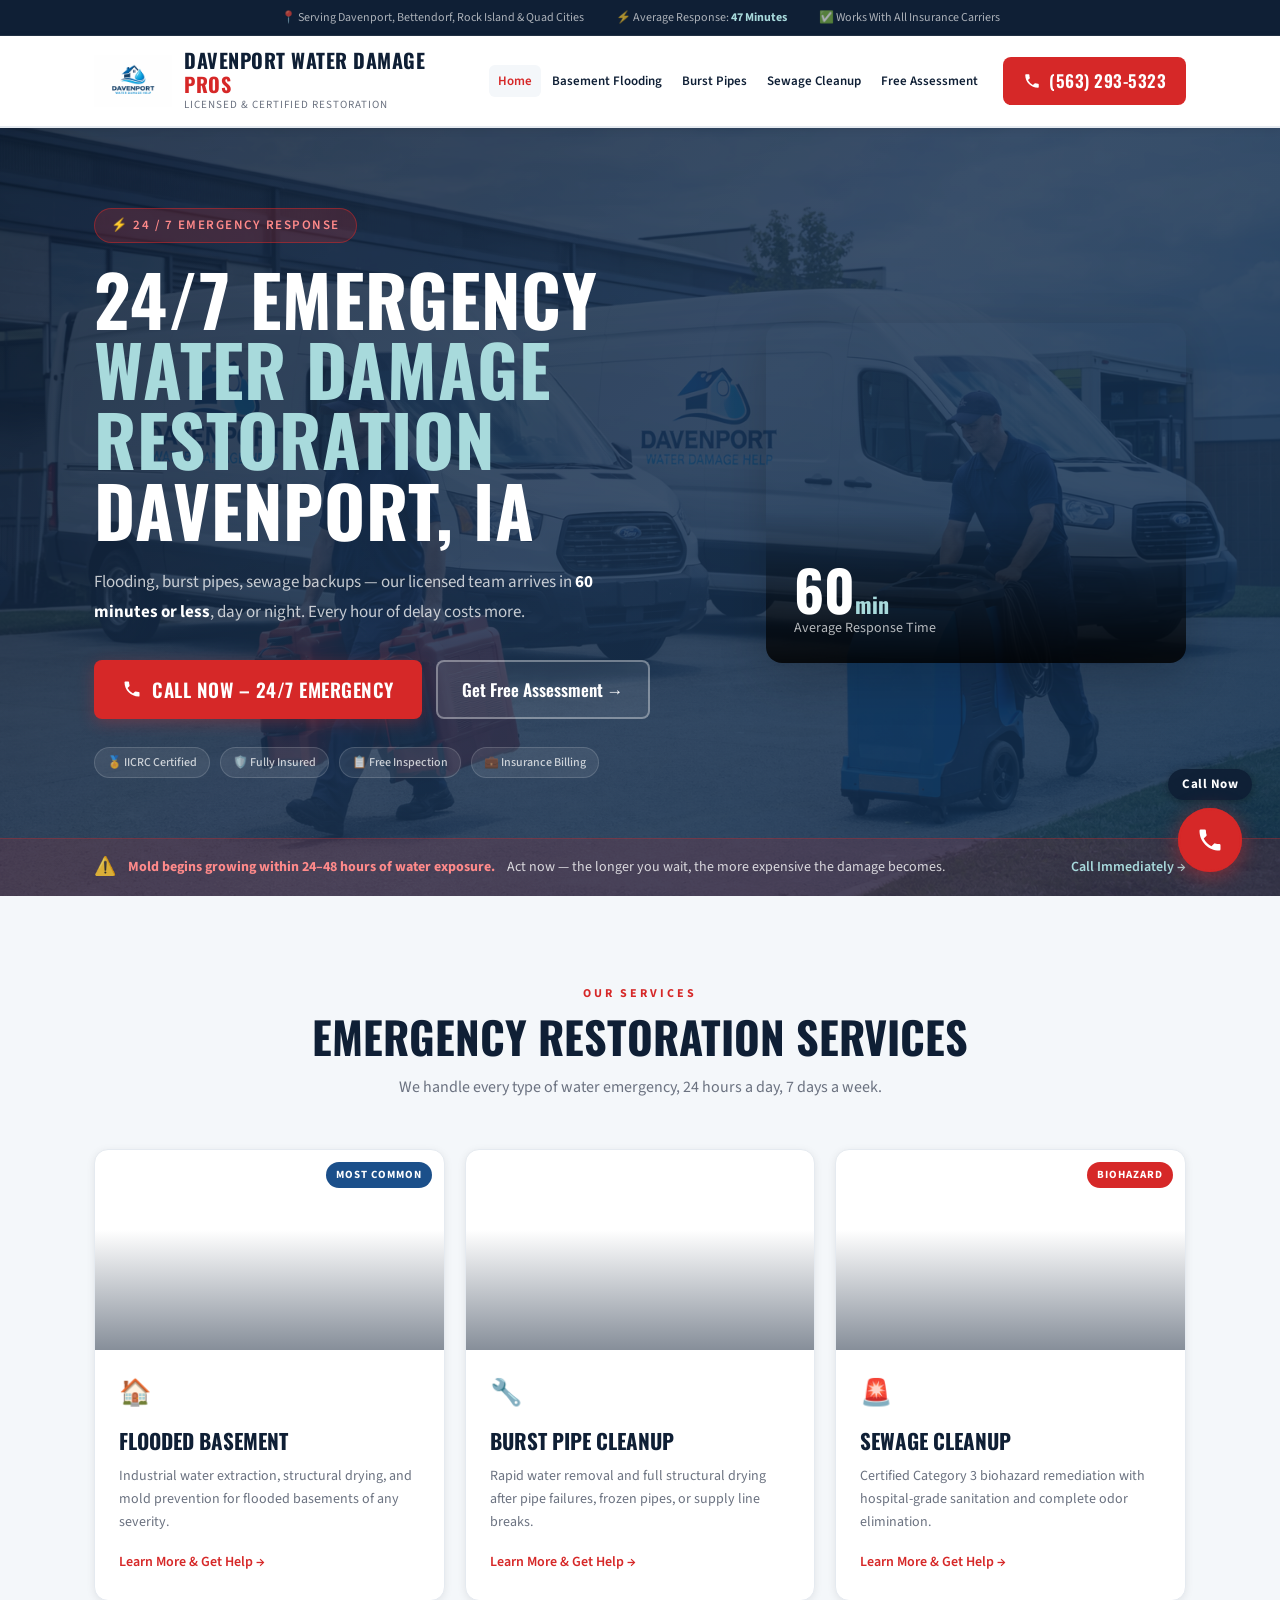
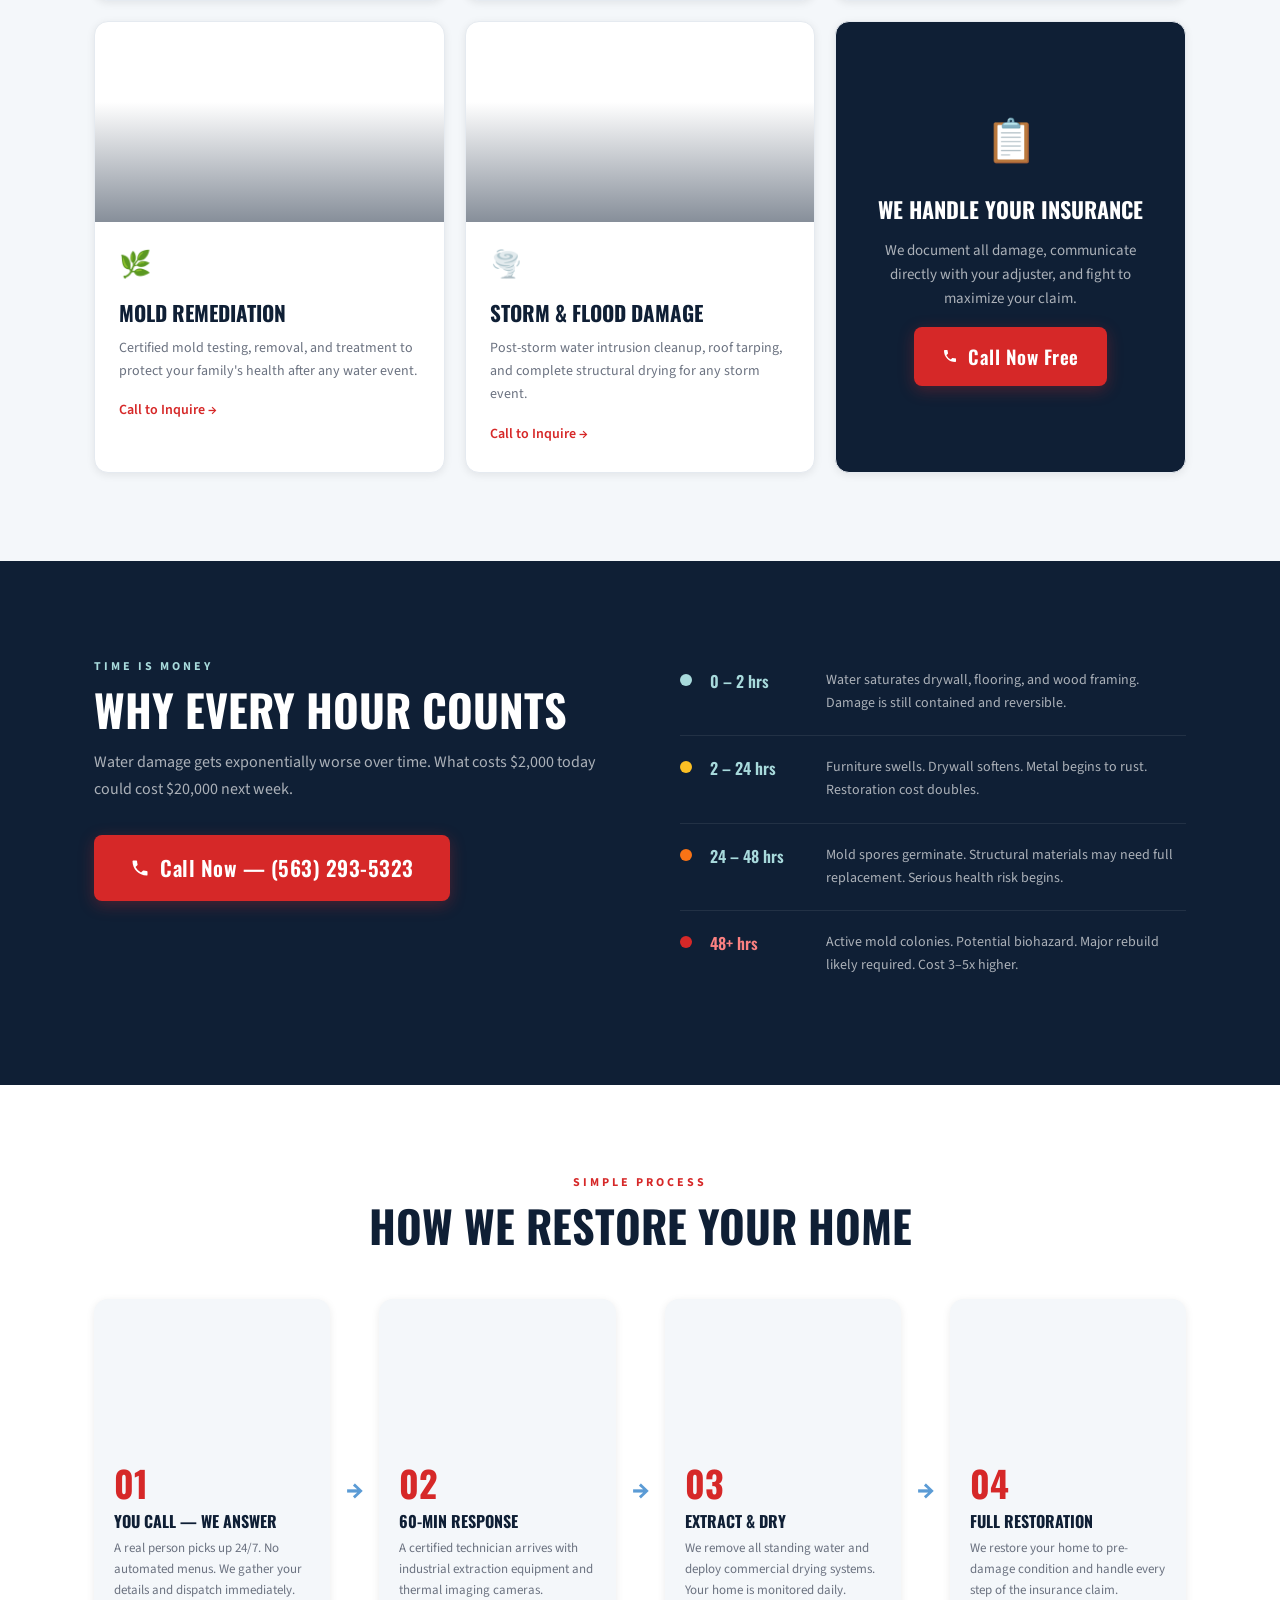
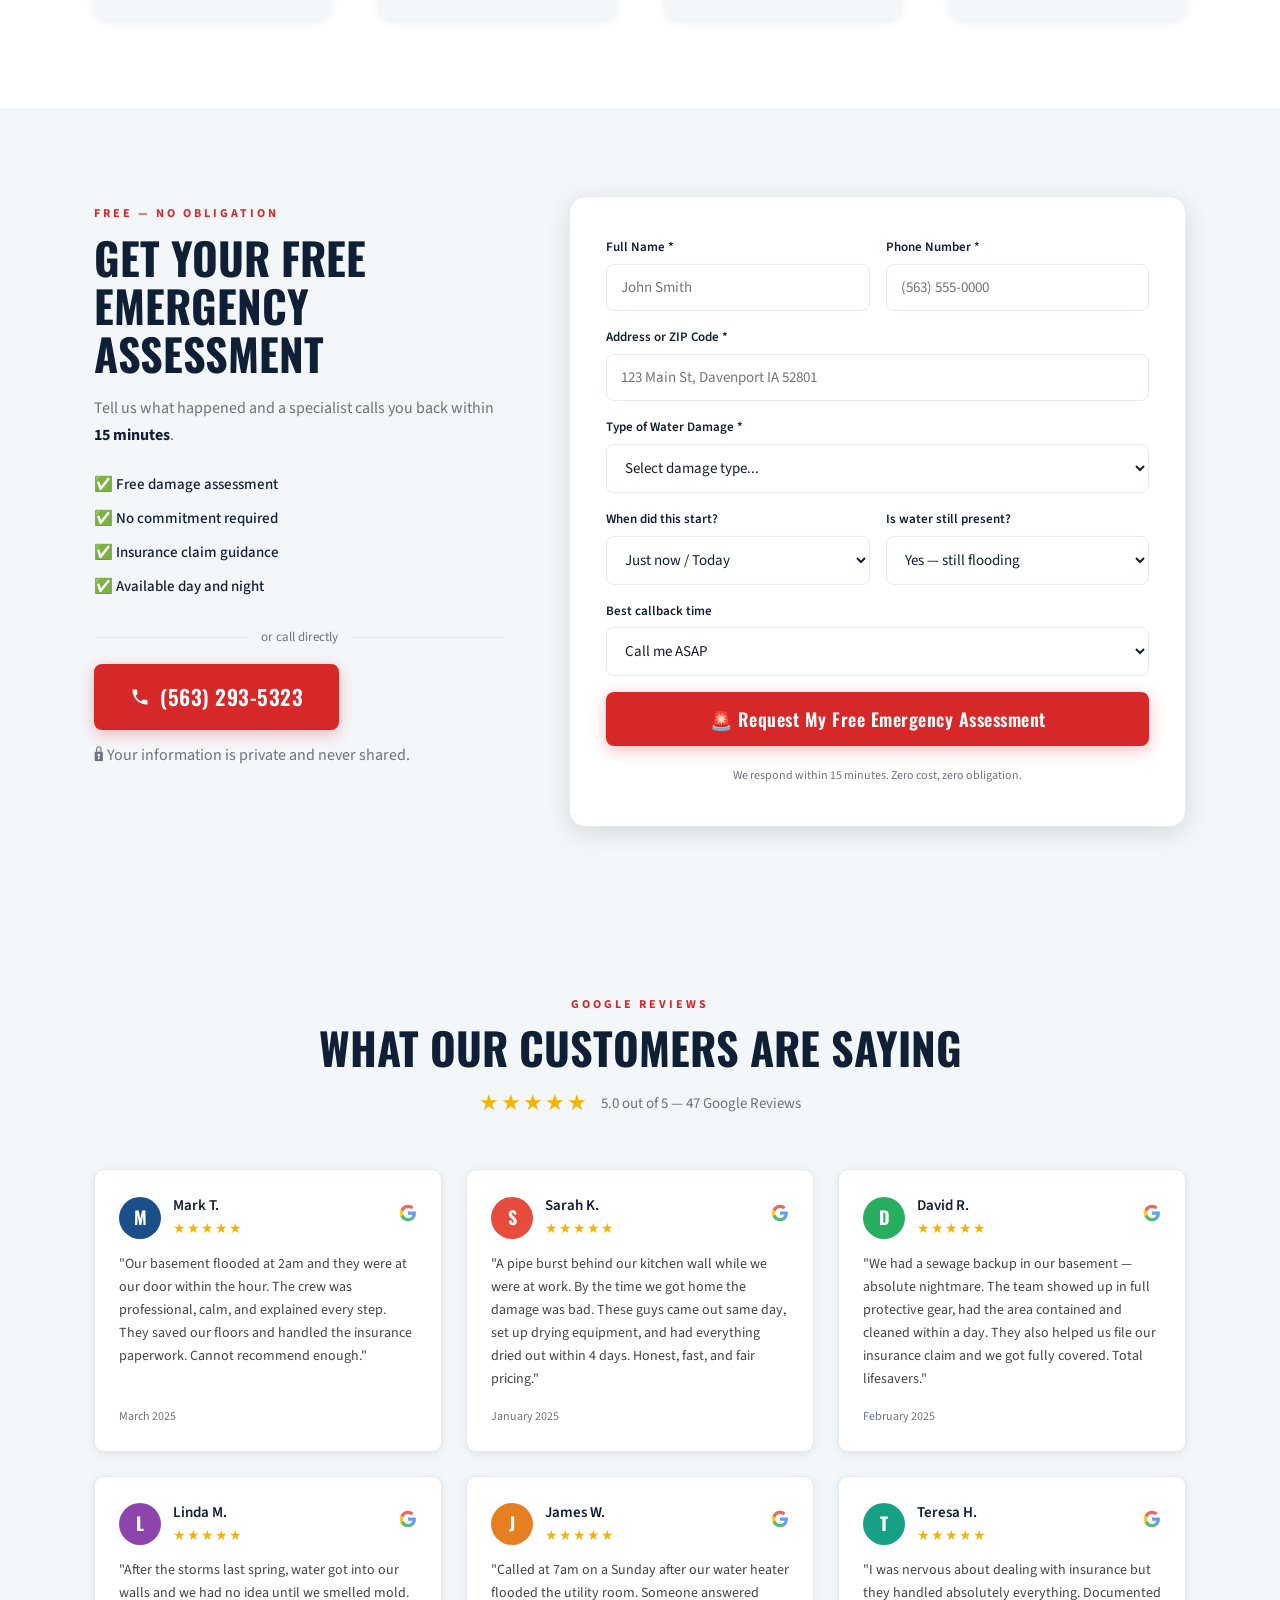
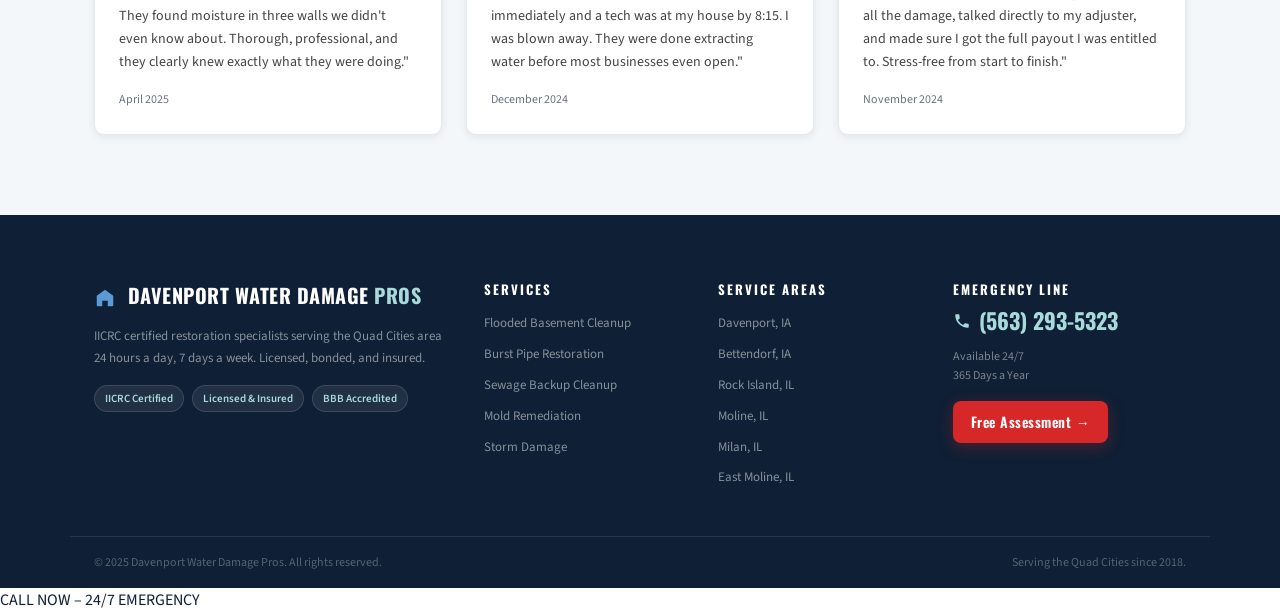
<file: website/index-4.html>
<!DOCTYPE html>
<html lang="en">
<head>
  <meta charset="UTF-8" />
  <meta name="viewport" content="width=device-width, initial-scale=1.0"/>
  <meta name="description" content="24/7 emergency water damage restoration in Davenport, IA. Licensed specialists respond in 60 minutes. Flooded basements, burst pipes, sewage cleanup."/>
  <title>Emergency Water Damage Restoration Davenport IA | 24/7 Response</title>
  <link rel="preconnect" href="https://fonts.googleapis.com">
  <link href="https://fonts.googleapis.com/css2?family=Oswald:wght@400;600;700&family=Source+Sans+3:wght@400;500;600&display=swap" rel="stylesheet">
  <link rel="icon" type="image/png" href="logo.png"/>
  <link rel="apple-touch-icon" href="logo.png"/>
  <link rel="stylesheet" href="styles.css"/>
</head>
<body>

  <!-- TOP BAR -->
  <div class="top-bar">
    <div class="container top-bar-inner">
      <span>📍 Serving Davenport, Bettendorf, Rock Island & Quad Cities</span>
      <span>⚡ Average Response: <strong>47 Minutes</strong></span>
      <span>✅ Works With All Insurance Carriers</span>
    </div>
  </div>

  <!-- HEADER -->
  <header class="site-header">
    <div class="header-inner container">
      <a href="index.html" class="logo">
        <img src="logo.png" alt="Davenport Water Damage Help" class="logo-img"/>
        <div>
          <div class="logo-name">Davenport Water Damage <span>Pros</span></div>
          <div class="logo-tagline">Licensed & Certified Restoration</div>
        </div>
      </a>
      <nav class="nav-links">
        <a href="index.html" class="active">Home</a>
        <a href="basement.html">Basement Flooding</a>
        <a href="burst-pipe.html">Burst Pipes</a>
        <a href="sewage.html">Sewage Cleanup</a>
        <a href="#contact">Free Assessment</a>
      </nav>
      <a href="tel:+15632935323" class="header-call-btn">
        <svg width="18" height="18" viewBox="0 0 24 24" fill="currentColor"><path d="M6.62 10.79a15.05 15.05 0 006.59 6.59l2.2-2.2a1 1 0 011.01-.24c1.12.37 2.33.57 3.58.57a1 1 0 011 1V20a1 1 0 01-1 1C10.61 21 3 13.39 3 4a1 1 0 011-1h3.5a1 1 0 011 1c0 1.25.2 2.45.57 3.58a1 1 0 01-.24 1.01l-2.21 2.2z"/></svg>
        (563) 293-5323
      </a>
    </div>
  </header>

  <!-- HERO -->
  <section class="hero">
    <div class="hero-image-overlay"></div>
    <div class="hero-content container">
      <div class="hero-left">
        <div class="hero-badge">⚡ 24 / 7 Emergency Response</div>
        <h1 class="hero-title">
          24/7 Emergency<br/>
          <span class="hero-accent">Water Damage Restoration</span><br/>
          Davenport, IA
        </h1>
        <p class="hero-sub">
          Flooding, burst pipes, sewage backups — our licensed team arrives in <strong>60 minutes or less</strong>, day or night. Every hour of delay costs more.
        </p>
        <div class="hero-actions">
          <a href="tel:+15632935323" class="btn-emergency">
            <svg width="20" height="20" viewBox="0 0 24 24" fill="currentColor"><path d="M6.62 10.79a15.05 15.05 0 006.59 6.59l2.2-2.2a1 1 0 011.01-.24c1.12.37 2.33.57 3.58.57a1 1 0 011 1V20a1 1 0 01-1 1C10.61 21 3 13.39 3 4a1 1 0 011-1h3.5a1 1 0 011 1c0 1.25.2 2.45.57 3.58a1 1 0 01-.24 1.01l-2.21 2.2z"/></svg>
            CALL NOW – 24/7 EMERGENCY
          </a>
          <a href="#contact" class="btn-outline-white">Get Free Assessment →</a>
        </div>
        <div class="hero-trust-row">
          <div class="trust-pill">🏅 IICRC Certified</div>
          <div class="trust-pill">🛡️ Fully Insured</div>
          <div class="trust-pill">📋 Free Inspection</div>
          <div class="trust-pill">💼 Insurance Billing</div>
        </div>
      </div>
      <div class="hero-right">
        <div class="hero-card">
          <div class="hero-card-img" style="background-image:url('https://images.unsplash.com/photo-1504307651254-35680f356dfd?w=600&auto=format&fit=crop')"></div>
          <div class="hero-card-stat">
            <div class="stat-num">60<span>min</span></div>
            <div class="stat-label">Average Response Time</div>
          </div>
        </div>
      </div>
    </div>
    <div class="hero-mold-warning">
      <div class="container">
        <span class="warning-icon">⚠️</span>
        <strong>Mold begins growing within 24–48 hours of water exposure.</strong>
        <span>Act now — the longer you wait, the more expensive the damage becomes.</span>
        <a href="tel:+15632935323">Call Immediately →</a>
      </div>
    </div>
  </section>

  <!-- SERVICES WITH IMAGES -->
  <section class="services-section" id="services">
    <div class="container">
      <div class="section-header">
        <div class="section-eyebrow">Our Services</div>
        <h2 class="section-title">Emergency Restoration Services</h2>
        <p class="section-sub">We handle every type of water emergency, 24 hours a day, 7 days a week.</p>
      </div>

      <div class="services-grid">

        <a href="basement.html" class="service-card">
          <div class="service-img" style="background-image:url('https://images.pexels.com/photos/1oc3d49031/pexels-photo-1oc3d49031.jpeg?auto=compress&cs=tinysrgb&w=600')">
            <div class="service-img-overlay"></div>
            <div class="service-badge">Most Common</div>
          </div>
          <div class="service-body">
            <div class="service-icon-sm">🏠</div>
            <h3>Flooded Basement</h3>
            <p>Industrial water extraction, structural drying, and mold prevention for flooded basements of any severity.</p>
            <span class="service-cta">Learn More & Get Help →</span>
          </div>
        </a>

        <a href="burst-pipe.html" class="service-card">
          <div class="service-img" style="background-image:url('https://images.pexels.com/photos/15206136/pexels-photo-15206136.jpeg?auto=compress&cs=tinysrgb&w=600')">
            <div class="service-img-overlay"></div>
          </div>
          <div class="service-body">
            <div class="service-icon-sm">🔧</div>
            <h3>Burst Pipe Cleanup</h3>
            <p>Rapid water removal and full structural drying after pipe failures, frozen pipes, or supply line breaks.</p>
            <span class="service-cta">Learn More & Get Help →</span>
          </div>
        </a>

        <a href="sewage.html" class="service-card">
          <div class="service-img" style="background-image:url('https://images.pexels.com/photos/6238297/pexels-photo-6238297.jpeg?auto=compress&cs=tinysrgb&w=600')">
            <div class="service-img-overlay"></div>
            <div class="service-badge urgent">Biohazard</div>
          </div>
          <div class="service-body">
            <div class="service-icon-sm">🚨</div>
            <h3>Sewage Cleanup</h3>
            <p>Certified Category 3 biohazard remediation with hospital-grade sanitation and complete odor elimination.</p>
            <span class="service-cta">Learn More & Get Help →</span>
          </div>
        </a>

        <div class="service-card">
          <div class="service-img" style="background-image:url('https://images.pexels.com/photos/7506161/pexels-photo-7506161.jpeg?auto=compress&cs=tinysrgb&w=600')">
            <div class="service-img-overlay"></div>
          </div>
          <div class="service-body">
            <div class="service-icon-sm">🌿</div>
            <h3>Mold Remediation</h3>
            <p>Certified mold testing, removal, and treatment to protect your family's health after any water event.</p>
            <span class="service-cta">Call to Inquire →</span>
          </div>
        </div>

        <div class="service-card">
          <div class="service-img" style="background-image:url('https://images.pexels.com/photos/28447806/pexels-photo-28447806.jpeg?auto=compress&cs=tinysrgb&w=600')">
            <div class="service-img-overlay"></div>
          </div>
          <div class="service-body">
            <div class="service-icon-sm">🌪️</div>
            <h3>Storm & Flood Damage</h3>
            <p>Post-storm water intrusion cleanup, roof tarping, and complete structural drying for any storm event.</p>
            <span class="service-cta">Call to Inquire →</span>
          </div>
        </div>

        <div class="service-card highlight-card">
          <div class="highlight-card-inner">
            <div class="highlight-icon">📋</div>
            <h3>We Handle Your Insurance</h3>
            <p>We document all damage, communicate directly with your adjuster, and fight to maximize your claim.</p>
            <a href="tel:+15632935323" class="btn-emergency mt-16">
              <svg width="16" height="16" viewBox="0 0 24 24" fill="currentColor"><path d="M6.62 10.79a15.05 15.05 0 006.59 6.59l2.2-2.2a1 1 0 011.01-.24c1.12.37 2.33.57 3.58.57a1 1 0 011 1V20a1 1 0 01-1 1C10.61 21 3 13.39 3 4a1 1 0 011-1h3.5a1 1 0 011 1c0 1.25.2 2.45.57 3.58a1 1 0 01-.24 1.01l-2.21 2.2z"/></svg>
              Call Now Free
            </a>
          </div>
        </div>

      </div>
    </div>
  </section>

  <!-- WHY FAST MATTERS -->
  <section class="timeline-section">
    <div class="container timeline-grid">
      <div class="timeline-left">
        <div class="section-eyebrow light">Time Is Money</div>
        <h2 class="section-title light">Why Every Hour Counts</h2>
        <p style="color:rgba(255,255,255,0.65);margin-bottom:32px;line-height:1.7">Water damage gets exponentially worse over time. What costs $2,000 today could cost $20,000 next week.</p>
        <a href="tel:+15632935323" class="btn-emergency large">
          <svg width="20" height="20" viewBox="0 0 24 24" fill="currentColor"><path d="M6.62 10.79a15.05 15.05 0 006.59 6.59l2.2-2.2a1 1 0 011.01-.24c1.12.37 2.33.57 3.58.57a1 1 0 011 1V20a1 1 0 01-1 1C10.61 21 3 13.39 3 4a1 1 0 011-1h3.5a1 1 0 011 1c0 1.25.2 2.45.57 3.58a1 1 0 01-.24 1.01l-2.21 2.2z"/></svg>
          Call Now — (563) 293-5323
        </a>
      </div>
      <div class="timeline-right">
        <div class="tl-item">
          <div class="tl-dot"></div>
          <div class="tl-time">0 – 2 hrs</div>
          <div class="tl-desc">Water saturates drywall, flooring, and wood framing. Damage is still contained and reversible.</div>
        </div>
        <div class="tl-item">
          <div class="tl-dot yellow"></div>
          <div class="tl-time">2 – 24 hrs</div>
          <div class="tl-desc">Furniture swells. Drywall softens. Metal begins to rust. Restoration cost doubles.</div>
        </div>
        <div class="tl-item">
          <div class="tl-dot orange"></div>
          <div class="tl-time">24 – 48 hrs</div>
          <div class="tl-desc">Mold spores germinate. Structural materials may need full replacement. Serious health risk begins.</div>
        </div>
        <div class="tl-item red">
          <div class="tl-dot red-dot"></div>
          <div class="tl-time">48+ hrs</div>
          <div class="tl-desc">Active mold colonies. Potential biohazard. Major rebuild likely required. Cost 3–5x higher.</div>
        </div>
      </div>
    </div>
  </section>

  <!-- PROCESS -->
  <section class="process-section" id="process">
    <div class="container">
      <div class="section-header">
        <div class="section-eyebrow">Simple Process</div>
        <h2 class="section-title">How We Restore Your Home</h2>
      </div>
      <div class="process-grid">
        <div class="process-step">
          <div class="process-img" style="background-image:url('https://images.pexels.com/photos/7658369/pexels-photo-7658369.jpeg?auto=compress&cs=tinysrgb&w=400')"></div>
          <div class="process-num">01</div>
          <h4>You Call — We Answer</h4>
          <p>A real person picks up 24/7. No automated menus. We gather your details and dispatch immediately.</p>
        </div>
        <div class="process-arrow">→</div>
        <div class="process-step">
          <div class="process-img" style="background-image:url('https://images.unsplash.com/photo-1504307651254-35680f356dfd?w=400&auto=format&fit=crop')"></div>
          <div class="process-num">02</div>
          <h4>60-Min Response</h4>
          <p>A certified technician arrives with industrial extraction equipment and thermal imaging cameras.</p>
        </div>
        <div class="process-arrow">→</div>
        <div class="process-step">
          <div class="process-img" style="background-image:url('https://images.unsplash.com/photo-1558618666-fcd25c85cd64?w=400&auto=format&fit=crop')"></div>
          <div class="process-num">03</div>
          <h4>Extract & Dry</h4>
          <p>We remove all standing water and deploy commercial drying systems. Your home is monitored daily.</p>
        </div>
        <div class="process-arrow">→</div>
        <div class="process-step">
          <div class="process-img" style="background-image:url('https://images.unsplash.com/photo-1581578731548-c64695cc6952?w=400&auto=format&fit=crop')"></div>
          <div class="process-num">04</div>
          <h4>Full Restoration</h4>
          <p>We restore your home to pre-damage condition and handle every step of the insurance claim.</p>
        </div>
      </div>
    </div>
  </section>

  <!-- LEAD FORM -->
  <section class="contact-section" id="contact">
    <div class="container contact-grid">
      <div class="contact-left">
        <div class="section-eyebrow">Free — No Obligation</div>
        <h2 class="section-title">Get Your Free Emergency Assessment</h2>
        <p>Tell us what happened and a specialist calls you back within <strong>15 minutes</strong>.</p>

        <div class="contact-bullets">
          <div class="cbullet">✅ Free damage assessment</div>
          <div class="cbullet">✅ No commitment required</div>
          <div class="cbullet">✅ Insurance claim guidance</div>
          <div class="cbullet">✅ Available day and night</div>
        </div>

        <div class="contact-or">
          <div class="or-line"></div><span>or call directly</span><div class="or-line"></div>
        </div>
        <a href="tel:+15632935323" class="btn-emergency large">
          <svg width="20" height="20" viewBox="0 0 24 24" fill="currentColor"><path d="M6.62 10.79a15.05 15.05 0 006.59 6.59l2.2-2.2a1 1 0 011.01-.24c1.12.37 2.33.57 3.58.57a1 1 0 011 1V20a1 1 0 01-1 1C10.61 21 3 13.39 3 4a1 1 0 011-1h3.5a1 1 0 011 1c0 1.25.2 2.45.57 3.58a1 1 0 01-.24 1.01l-2.21 2.2z"/></svg>
          (563) 293-5323
        </a>
        <p class="privacy-note">🔒 Your information is private and never shared.</p>
      </div>

      <div class="contact-right">
        <form class="lead-form" id="leadForm">
          <div class="form-row">
            <div class="form-group">
              <label>Full Name *</label>
              <input type="text" name="name" placeholder="John Smith" required />
            </div>
            <div class="form-group">
              <label>Phone Number *</label>
              <input type="tel" name="phone" placeholder="(563) 555-0000" required />
            </div>
          </div>
          <div class="form-group">
            <label>Address or ZIP Code *</label>
            <input type="text" name="address" placeholder="123 Main St, Davenport IA 52801" required />
          </div>
          <div class="form-group">
            <label>Type of Water Damage *</label>
            <select name="damage_type" required>
              <option value="">Select damage type...</option>
              <option>Flooded Basement</option>
              <option>Burst or Leaking Pipe</option>
              <option>Sewage Backup</option>
              <option>Storm / Roof Leak</option>
              <option>Appliance Leak</option>
              <option>Other</option>
            </select>
          </div>
          <div class="form-row">
            <div class="form-group">
              <label>When did this start?</label>
              <select name="when_started">
                <option>Just now / Today</option>
                <option>Yesterday</option>
                <option>2–3 days ago</option>
                <option>More than 3 days ago</option>
              </select>
            </div>
            <div class="form-group">
              <label>Is water still present?</label>
              <select name="water_present">
                <option>Yes — still flooding</option>
                <option>Yes — standing water</option>
                <option>No — stopped</option>
                <option>Not sure</option>
              </select>
            </div>
          </div>
          <div class="form-group">
            <label>Best callback time</label>
            <select name="callback_time">
              <option>Call me ASAP</option>
              <option>Within the hour</option>
              <option>Today afternoon</option>
              <option>Today evening</option>
            </select>
          </div>
          <button type="submit" class="btn-emergency full">
            🚨 Request My Free Emergency Assessment
          </button>
          <p class="form-note">We respond within 15 minutes. Zero cost, zero obligation.</p>
        </form>
        <div id="formSuccess" class="form-success hidden">
          <div class="success-check">✅</div>
          <h3>Request Received!</h3>
          <p>A specialist will call you within <strong>15 minutes</strong>. For faster service:</p>
          <a href="tel:+15632935323" class="btn-emergency">
            <svg width="18" height="18" viewBox="0 0 24 24" fill="currentColor"><path d="M6.62 10.79a15.05 15.05 0 006.59 6.59l2.2-2.2a1 1 0 011.01-.24c1.12.37 2.33.57 3.58.57a1 1 0 011 1V20a1 1 0 01-1 1C10.61 21 3 13.39 3 4a1 1 0 011-1h3.5a1 1 0 011 1c0 1.25.2 2.45.57 3.58a1 1 0 01-.24 1.01l-2.21 2.2z"/></svg>
            Call (563) 293-5323 Now
          </a>
        </div>
      </div>
    </div>
  </section>

  <!-- REVIEWS -->
  <section class="reviews-section">
    <div class="container">
      <div class="section-header">
        <div class="section-eyebrow">Google Reviews</div>
        <h2 class="section-title">What Our Customers Are Saying</h2>
        <div class="reviews-overall">
          <div class="reviews-stars">★★★★★</div>
          <span>5.0 out of 5 — 47 Google Reviews</span>
        </div>
      </div>
      <div class="reviews-grid">

        <div class="review-card">
          <div class="review-header">
            <div class="review-avatar">M</div>
            <div>
              <div class="review-name">Mark T.</div>
              <div class="review-stars">★★★★★</div>
            </div>
            <div class="review-google">
              <svg width="18" height="18" viewBox="0 0 24 24"><path d="M22.56 12.25c0-.78-.07-1.53-.2-2.25H12v4.26h5.92c-.26 1.37-1.04 2.53-2.21 3.31v2.77h3.57c2.08-1.92 3.28-4.74 3.28-8.09z" fill="#4285F4"/><path d="M12 23c2.97 0 5.46-.98 7.28-2.66l-3.57-2.77c-.98.66-2.23 1.06-3.71 1.06-2.86 0-5.29-1.93-6.16-4.53H2.18v2.84C3.99 20.53 7.7 23 12 23z" fill="#34A853"/><path d="M5.84 14.09c-.22-.66-.35-1.36-.35-2.09s.13-1.43.35-2.09V7.07H2.18C1.43 8.55 1 10.22 1 12s.43 3.45 1.18 4.93l3.66-2.84z" fill="#FBBC05"/><path d="M12 5.38c1.62 0 3.06.56 4.21 1.64l3.15-3.15C17.45 2.09 14.97 1 12 1 7.7 1 3.99 3.47 2.18 7.07l3.66 2.84c.87-2.6 3.3-4.53 6.16-4.53z" fill="#EA4335"/></svg>
            </div>
          </div>
          <p class="review-text">"Our basement flooded at 2am and they were at our door within the hour. The crew was professional, calm, and explained every step. They saved our floors and handled the insurance paperwork. Cannot recommend enough."</p>
          <div class="review-date">March 2025</div>
        </div>

        <div class="review-card">
          <div class="review-header">
            <div class="review-avatar" style="background:#e74c3c">S</div>
            <div>
              <div class="review-name">Sarah K.</div>
              <div class="review-stars">★★★★★</div>
            </div>
            <div class="review-google">
              <svg width="18" height="18" viewBox="0 0 24 24"><path d="M22.56 12.25c0-.78-.07-1.53-.2-2.25H12v4.26h5.92c-.26 1.37-1.04 2.53-2.21 3.31v2.77h3.57c2.08-1.92 3.28-4.74 3.28-8.09z" fill="#4285F4"/><path d="M12 23c2.97 0 5.46-.98 7.28-2.66l-3.57-2.77c-.98.66-2.23 1.06-3.71 1.06-2.86 0-5.29-1.93-6.16-4.53H2.18v2.84C3.99 20.53 7.7 23 12 23z" fill="#34A853"/><path d="M5.84 14.09c-.22-.66-.35-1.36-.35-2.09s.13-1.43.35-2.09V7.07H2.18C1.43 8.55 1 10.22 1 12s.43 3.45 1.18 4.93l3.66-2.84z" fill="#FBBC05"/><path d="M12 5.38c1.62 0 3.06.56 4.21 1.64l3.15-3.15C17.45 2.09 14.97 1 12 1 7.7 1 3.99 3.47 2.18 7.07l3.66 2.84c.87-2.6 3.3-4.53 6.16-4.53z" fill="#EA4335"/></svg>
            </div>
          </div>
          <p class="review-text">"A pipe burst behind our kitchen wall while we were at work. By the time we got home the damage was bad. These guys came out same day, set up drying equipment, and had everything dried out within 4 days. Honest, fast, and fair pricing."</p>
          <div class="review-date">January 2025</div>
        </div>

        <div class="review-card">
          <div class="review-header">
            <div class="review-avatar" style="background:#27ae60">D</div>
            <div>
              <div class="review-name">David R.</div>
              <div class="review-stars">★★★★★</div>
            </div>
            <div class="review-google">
              <svg width="18" height="18" viewBox="0 0 24 24"><path d="M22.56 12.25c0-.78-.07-1.53-.2-2.25H12v4.26h5.92c-.26 1.37-1.04 2.53-2.21 3.31v2.77h3.57c2.08-1.92 3.28-4.74 3.28-8.09z" fill="#4285F4"/><path d="M12 23c2.97 0 5.46-.98 7.28-2.66l-3.57-2.77c-.98.66-2.23 1.06-3.71 1.06-2.86 0-5.29-1.93-6.16-4.53H2.18v2.84C3.99 20.53 7.7 23 12 23z" fill="#34A853"/><path d="M5.84 14.09c-.22-.66-.35-1.36-.35-2.09s.13-1.43.35-2.09V7.07H2.18C1.43 8.55 1 10.22 1 12s.43 3.45 1.18 4.93l3.66-2.84z" fill="#FBBC05"/><path d="M12 5.38c1.62 0 3.06.56 4.21 1.64l3.15-3.15C17.45 2.09 14.97 1 12 1 7.7 1 3.99 3.47 2.18 7.07l3.66 2.84c.87-2.6 3.3-4.53 6.16-4.53z" fill="#EA4335"/></svg>
            </div>
          </div>
          <p class="review-text">"We had a sewage backup in our basement — absolute nightmare. The team showed up in full protective gear, had the area contained and cleaned within a day. They also helped us file our insurance claim and we got fully covered. Total lifesavers."</p>
          <div class="review-date">February 2025</div>
        </div>

        <div class="review-card">
          <div class="review-header">
            <div class="review-avatar" style="background:#8e44ad">L</div>
            <div>
              <div class="review-name">Linda M.</div>
              <div class="review-stars">★★★★★</div>
            </div>
            <div class="review-google">
              <svg width="18" height="18" viewBox="0 0 24 24"><path d="M22.56 12.25c0-.78-.07-1.53-.2-2.25H12v4.26h5.92c-.26 1.37-1.04 2.53-2.21 3.31v2.77h3.57c2.08-1.92 3.28-4.74 3.28-8.09z" fill="#4285F4"/><path d="M12 23c2.97 0 5.46-.98 7.28-2.66l-3.57-2.77c-.98.66-2.23 1.06-3.71 1.06-2.86 0-5.29-1.93-6.16-4.53H2.18v2.84C3.99 20.53 7.7 23 12 23z" fill="#34A853"/><path d="M5.84 14.09c-.22-.66-.35-1.36-.35-2.09s.13-1.43.35-2.09V7.07H2.18C1.43 8.55 1 10.22 1 12s.43 3.45 1.18 4.93l3.66-2.84z" fill="#FBBC05"/><path d="M12 5.38c1.62 0 3.06.56 4.21 1.64l3.15-3.15C17.45 2.09 14.97 1 12 1 7.7 1 3.99 3.47 2.18 7.07l3.66 2.84c.87-2.6 3.3-4.53 6.16-4.53z" fill="#EA4335"/></svg>
            </div>
          </div>
          <p class="review-text">"After the storms last spring, water got into our walls and we had no idea until we smelled mold. They found moisture in three walls we didn't even know about. Thorough, professional, and they clearly knew exactly what they were doing."</p>
          <div class="review-date">April 2025</div>
        </div>

        <div class="review-card">
          <div class="review-header">
            <div class="review-avatar" style="background:#e67e22">J</div>
            <div>
              <div class="review-name">James W.</div>
              <div class="review-stars">★★★★★</div>
            </div>
            <div class="review-google">
              <svg width="18" height="18" viewBox="0 0 24 24"><path d="M22.56 12.25c0-.78-.07-1.53-.2-2.25H12v4.26h5.92c-.26 1.37-1.04 2.53-2.21 3.31v2.77h3.57c2.08-1.92 3.28-4.74 3.28-8.09z" fill="#4285F4"/><path d="M12 23c2.97 0 5.46-.98 7.28-2.66l-3.57-2.77c-.98.66-2.23 1.06-3.71 1.06-2.86 0-5.29-1.93-6.16-4.53H2.18v2.84C3.99 20.53 7.7 23 12 23z" fill="#34A853"/><path d="M5.84 14.09c-.22-.66-.35-1.36-.35-2.09s.13-1.43.35-2.09V7.07H2.18C1.43 8.55 1 10.22 1 12s.43 3.45 1.18 4.93l3.66-2.84z" fill="#FBBC05"/><path d="M12 5.38c1.62 0 3.06.56 4.21 1.64l3.15-3.15C17.45 2.09 14.97 1 12 1 7.7 1 3.99 3.47 2.18 7.07l3.66 2.84c.87-2.6 3.3-4.53 6.16-4.53z" fill="#EA4335"/></svg>
            </div>
          </div>
          <p class="review-text">"Called at 7am on a Sunday after our water heater flooded the utility room. Someone answered immediately and a tech was at my house by 8:15. I was blown away. They were done extracting water before most businesses even open."</p>
          <div class="review-date">December 2024</div>
        </div>

        <div class="review-card">
          <div class="review-header">
            <div class="review-avatar" style="background:#16a085">T</div>
            <div>
              <div class="review-name">Teresa H.</div>
              <div class="review-stars">★★★★★</div>
            </div>
            <div class="review-google">
              <svg width="18" height="18" viewBox="0 0 24 24"><path d="M22.56 12.25c0-.78-.07-1.53-.2-2.25H12v4.26h5.92c-.26 1.37-1.04 2.53-2.21 3.31v2.77h3.57c2.08-1.92 3.28-4.74 3.28-8.09z" fill="#4285F4"/><path d="M12 23c2.97 0 5.46-.98 7.28-2.66l-3.57-2.77c-.98.66-2.23 1.06-3.71 1.06-2.86 0-5.29-1.93-6.16-4.53H2.18v2.84C3.99 20.53 7.7 23 12 23z" fill="#34A853"/><path d="M5.84 14.09c-.22-.66-.35-1.36-.35-2.09s.13-1.43.35-2.09V7.07H2.18C1.43 8.55 1 10.22 1 12s.43 3.45 1.18 4.93l3.66-2.84z" fill="#FBBC05"/><path d="M12 5.38c1.62 0 3.06.56 4.21 1.64l3.15-3.15C17.45 2.09 14.97 1 12 1 7.7 1 3.99 3.47 2.18 7.07l3.66 2.84c.87-2.6 3.3-4.53 6.16-4.53z" fill="#EA4335"/></svg>
            </div>
          </div>
          <p class="review-text">"I was nervous about dealing with insurance but they handled absolutely everything. Documented all the damage, talked directly to my adjuster, and made sure I got the full payout I was entitled to. Stress-free from start to finish."</p>
          <div class="review-date">November 2024</div>
        </div>

      </div>
    </div>
  </section>

  <!-- FOOTER -->
  <footer class="site-footer">
    <div class="container footer-grid">
      <div class="footer-brand">
        <div class="footer-logo"><svg width="22" height="22" viewBox="0 0 24 24" fill="none" style="vertical-align:middle;margin-right:6px"><path d="M3 9.5L12 3L21 9.5V20C21 20.55 20.55 21 20 21H15V15H9V21H4C3.45 21 3 20.55 3 20V9.5Z" fill="#5B9BD5"/></svg> Davenport Water Damage <span>Pros</span></div>
        <p>IICRC certified restoration specialists serving the Quad Cities area 24 hours a day, 7 days a week. Licensed, bonded, and insured.</p>
        <div class="footer-certifications">
          <span class="cert-badge">IICRC Certified</span>
          <span class="cert-badge">Licensed & Insured</span>
          <span class="cert-badge">BBB Accredited</span>
        </div>
      </div>
      <div class="footer-nav">
        <div class="footer-nav-title">Services</div>
        <a href="basement.html">Flooded Basement Cleanup</a>
        <a href="burst-pipe.html">Burst Pipe Restoration</a>
        <a href="sewage.html">Sewage Backup Cleanup</a>
        <a href="#services">Mold Remediation</a>
        <a href="#services">Storm Damage</a>
      </div>
      <div class="footer-nav">
        <div class="footer-nav-title">Service Areas</div>
        <span>Davenport, IA</span>
        <span>Bettendorf, IA</span>
        <span>Rock Island, IL</span>
        <span>Moline, IL</span>
        <span>Milan, IL</span>
        <span>East Moline, IL</span>
      </div>
      <div class="footer-contact">
        <div class="footer-nav-title">Emergency Line</div>
        <a href="tel:+15632935323" class="footer-phone">
          <svg width="18" height="18" viewBox="0 0 24 24" fill="currentColor"><path d="M6.62 10.79a15.05 15.05 0 006.59 6.59l2.2-2.2a1 1 0 011.01-.24c1.12.37 2.33.57 3.58.57a1 1 0 011 1V20a1 1 0 01-1 1C10.61 21 3 13.39 3 4a1 1 0 011-1h3.5a1 1 0 011 1c0 1.25.2 2.45.57 3.58a1 1 0 01-.24 1.01l-2.21 2.2z"/></svg>
          (563) 293-5323
        </a>
        <div class="footer-hours">Available 24/7<br/>365 Days a Year</div>
        <a href="#contact" class="btn-emergency mt-16" style="font-size:14px;padding:10px 18px">Free Assessment →</a>
      </div>
    </div>
    <div class="footer-bottom">
      <div class="container footer-bottom-inner">
        <span>© 2025 Davenport Water Damage Pros. All rights reserved.</span>
        <span>Serving the Quad Cities since 2018.</span>
      </div>
    </div>
  </footer>

  <!-- FLOATING CALL BUTTON -->
  <div class="float-call-wrap">
    <div class="float-call-label">Call Now</div>
    <a href="tel:+15632935323" class="float-call-btn" aria-label="Call now">
      <svg width="28" height="28" viewBox="0 0 24 24" fill="currentColor"><path d="M6.62 10.79a15.05 15.05 0 006.59 6.59l2.2-2.2a1 1 0 011.01-.24c1.12.37 2.33.57 3.58.57a1 1 0 011 1V20a1 1 0 01-1 1C10.61 21 3 13.39 3 4a1 1 0 011-1h3.5a1 1 0 011 1c0 1.25.2 2.45.57 3.58a1 1 0 01-.24 1.01l-2.21 2.2z"/></svg>
    </a>
  </div>

  <div class="sticky-call-bar">
    <a href="tel:+15632935323">CALL NOW – 24/7 EMERGENCY</a>
  </div>

  <script src="script.js"></script>
</body>
</html>
</file>
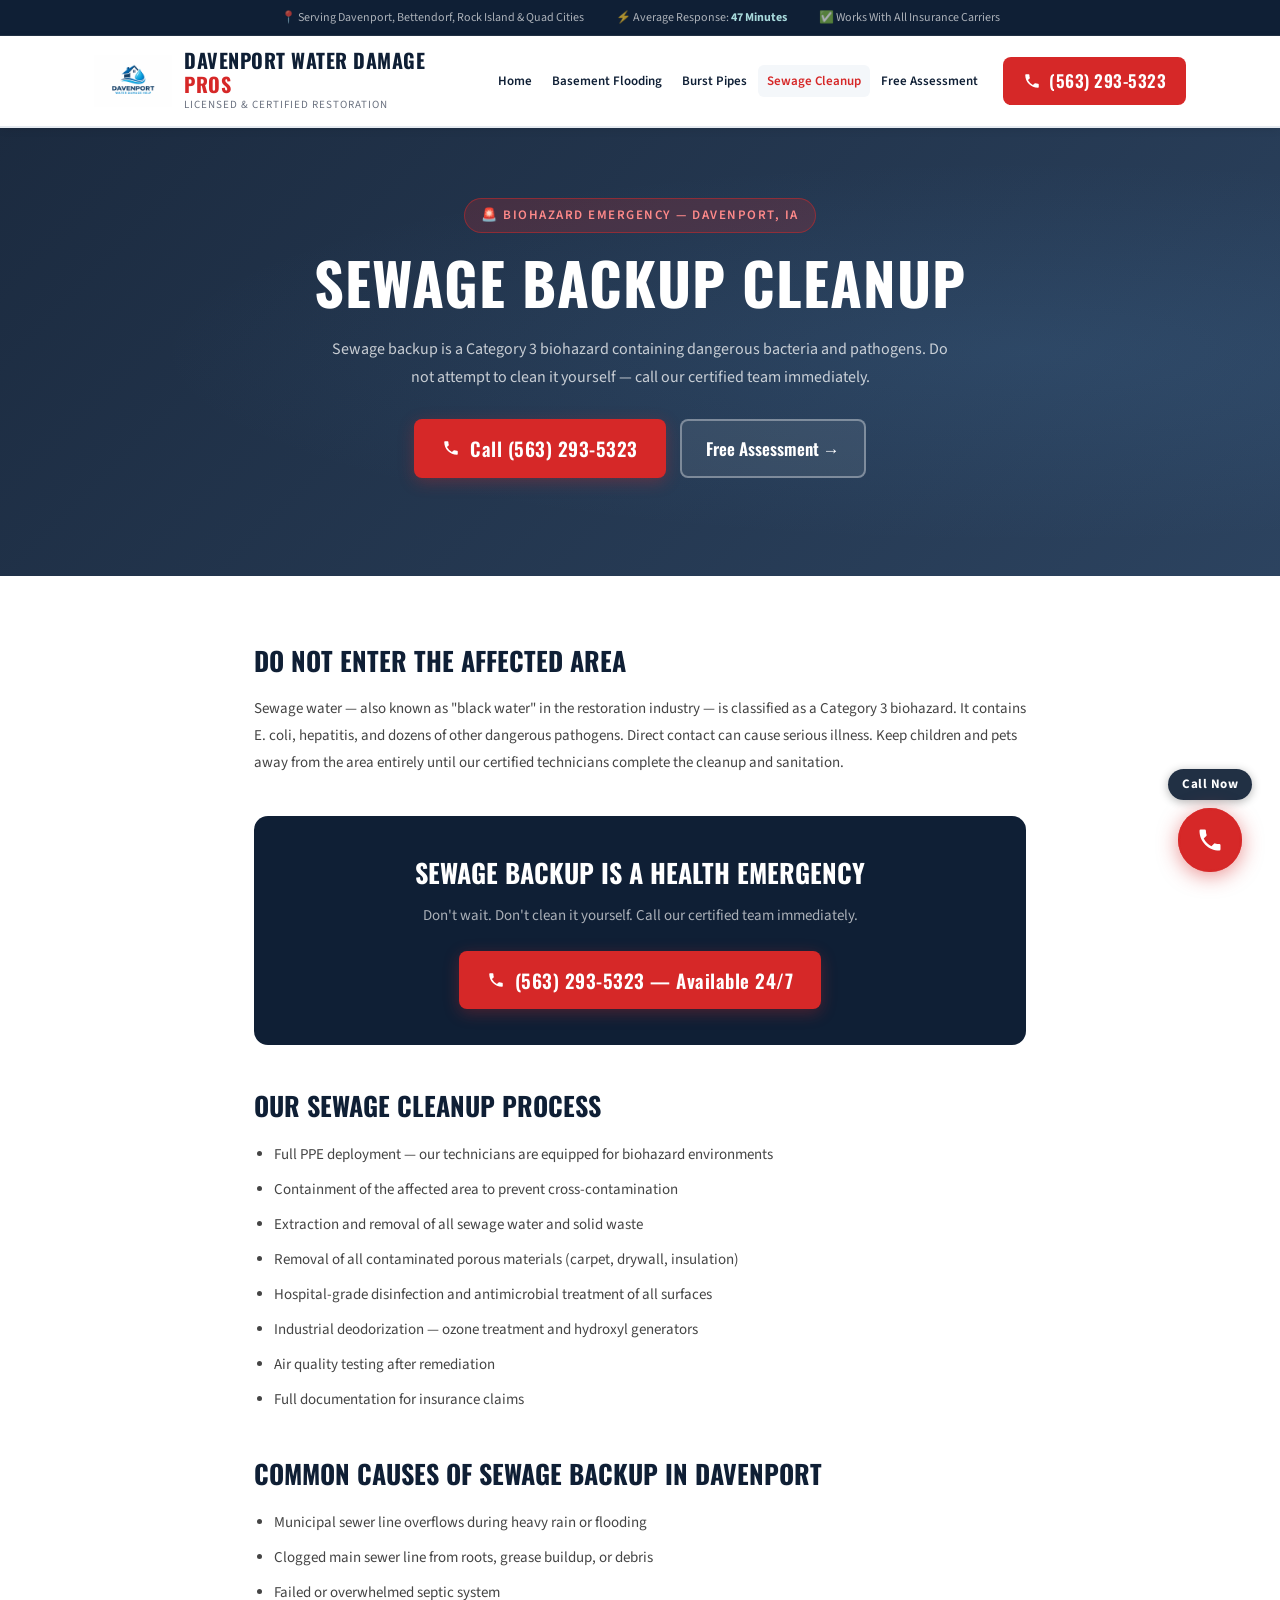
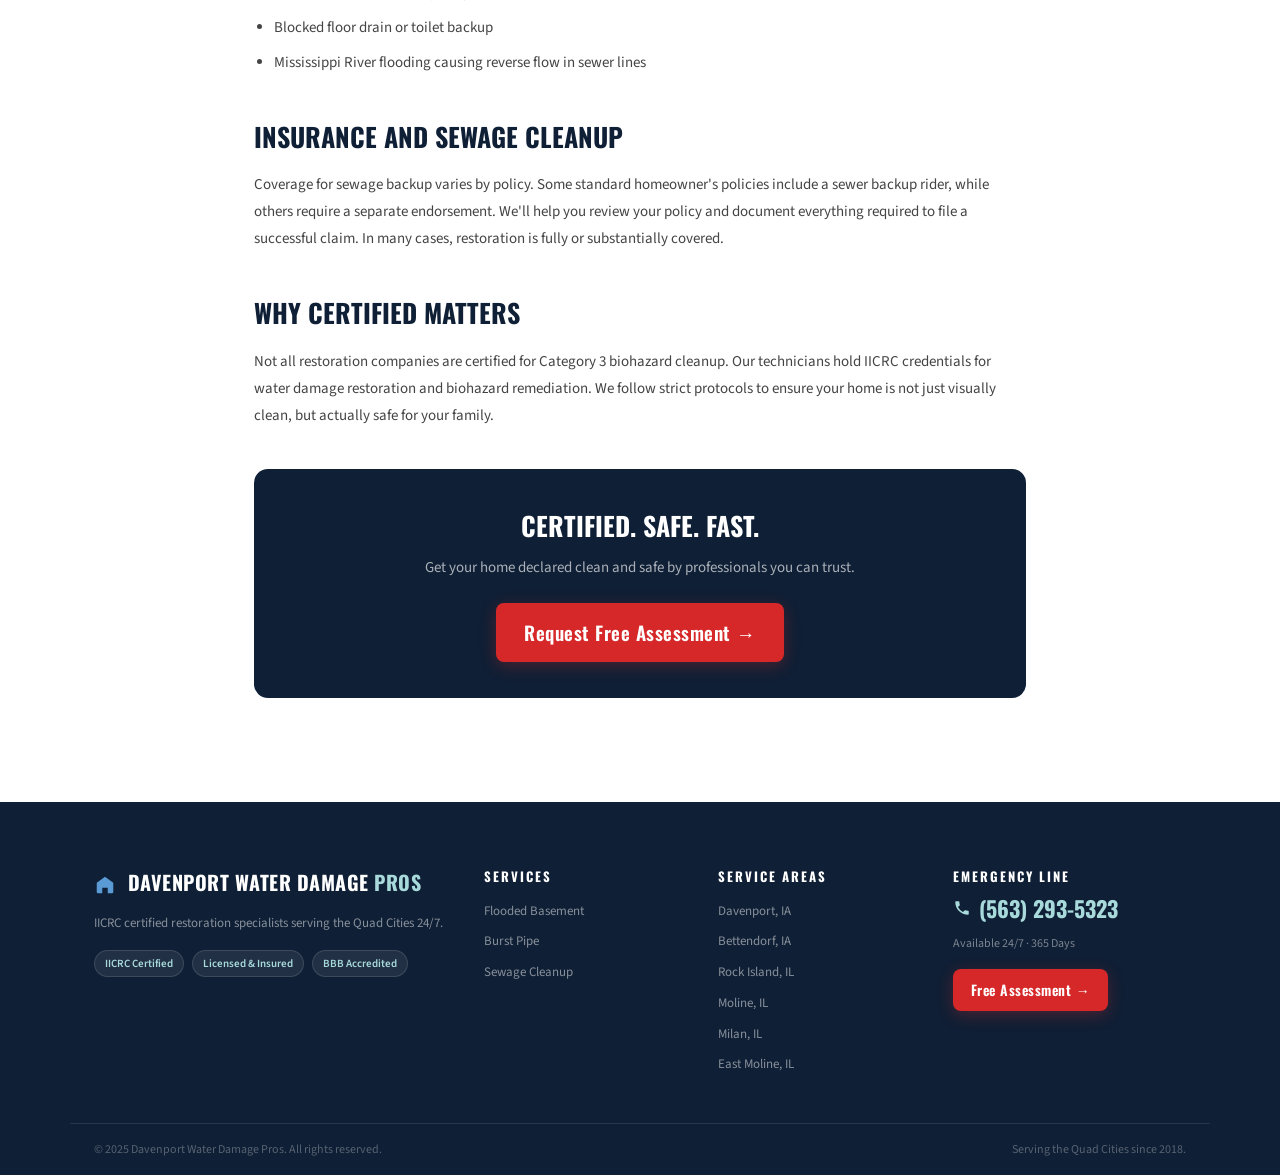
<file: website/sewage.html>
<!DOCTYPE html>
<html lang="en">
<head>
  <meta charset="UTF-8" />
  <meta name="viewport" content="width=device-width, initial-scale=1.0"/>
  <meta name="description" content="Emergency sewage backup cleanup in Davenport, IA. Certified biohazard remediation, sanitation, and odor elimination. 24/7 response."/>
  <title>Sewage Backup Cleanup Davenport IA | 24/7 Emergency Biohazard Service</title>
  <link rel="preconnect" href="https://fonts.googleapis.com">
  <link href="https://fonts.googleapis.com/css2?family=Oswald:wght@400;600;700&family=Source+Sans+3:wght@400;500;600&display=swap" rel="stylesheet">
  <link rel="icon" type="image/png" href="logo.png"/>
  <link rel="apple-touch-icon" href="logo.png"/>
  <link rel="stylesheet" href="styles.css"/>
</head>
<body>

  <div class="top-bar">
    <div class="container top-bar-inner">
      <span>📍 Serving Davenport, Bettendorf, Rock Island & Quad Cities</span>
      <span>⚡ Average Response: <strong>47 Minutes</strong></span>
      <span>✅ Works With All Insurance Carriers</span>
    </div>
  </div>

  <header class="site-header">
    <div class="header-inner container">
      <a href="index.html" class="logo">
        <img src="logo.png" alt="Davenport Water Damage Help" class="logo-img"/>
        <div>
          <div class="logo-name">Davenport Water Damage <span>Pros</span></div>
          <div class="logo-tagline">Licensed & Certified Restoration</div>
        </div>
      </a>
      <nav class="nav-links">
        <a href="index.html">Home</a>
        <a href="basement.html">Basement Flooding</a>
        <a href="burst-pipe.html">Burst Pipes</a>
        <a href="sewage.html" class="active">Sewage Cleanup</a>
        <a href="index.html#contact">Free Assessment</a>
      </nav>
      <a href="tel:+15632935323" class="header-call-btn">
        <svg width="18" height="18" viewBox="0 0 24 24" fill="currentColor"><path d="M6.62 10.79a15.05 15.05 0 006.59 6.59l2.2-2.2a1 1 0 011.01-.24c1.12.37 2.33.57 3.58.57a1 1 0 011 1V20a1 1 0 01-1 1C10.61 21 3 13.39 3 4a1 1 0 011-1h3.5a1 1 0 011 1c0 1.25.2 2.45.57 3.58a1 1 0 01-.24 1.01l-2.21 2.2z"/></svg>
        (563) 293-5323
      </a>
    </div>
  </header>

  <section class="inner-hero" style="background-image: linear-gradient(135deg, rgba(15,31,53,0.95), rgba(26,51,82,0.92)), url('https://images.unsplash.com/photo-1581094794329-c8112a89af12?w=1200&auto=format&fit=crop'); background-size: cover; background-position: center;">
    <div class="hero-badge">🚨 Biohazard Emergency — Davenport, IA</div>
    <h1 class="hero-title">Sewage Backup Cleanup</h1>
    <p class="hero-sub">Sewage backup is a Category 3 biohazard containing dangerous bacteria and pathogens. Do not attempt to clean it yourself — call our certified team immediately.</p>
    <div class="hero-actions">
      <a href="tel:+15632935323" class="btn-emergency">
        <svg width="18" height="18" viewBox="0 0 24 24" fill="currentColor"><path d="M6.62 10.79a15.05 15.05 0 006.59 6.59l2.2-2.2a1 1 0 011.01-.24c1.12.37 2.33.57 3.58.57a1 1 0 011 1V20a1 1 0 01-1 1C10.61 21 3 13.39 3 4a1 1 0 011-1h3.5a1 1 0 011 1c0 1.25.2 2.45.57 3.58a1 1 0 01-.24 1.01l-2.21 2.2z"/></svg>
        Call (563) 293-5323
      </a>
      <a href="index.html#contact" class="btn-outline-white">Free Assessment →</a>
    </div>
  </section>

  <div class="inner-content">

    <h2>Do Not Enter the Affected Area</h2>
    <p>Sewage water — also known as "black water" in the restoration industry — is classified as a Category 3 biohazard. It contains E. coli, hepatitis, and dozens of other dangerous pathogens. Direct contact can cause serious illness. Keep children and pets away from the area entirely until our certified technicians complete the cleanup and sanitation.</p>

    <div class="inner-cta-bar">
      <h3>Sewage Backup Is a Health Emergency</h3>
      <p>Don't wait. Don't clean it yourself. Call our certified team immediately.</p>
      <a href="tel:+15632935323" class="btn-emergency">
        <svg width="18" height="18" viewBox="0 0 24 24" fill="currentColor"><path d="M6.62 10.79a15.05 15.05 0 006.59 6.59l2.2-2.2a1 1 0 011.01-.24c1.12.37 2.33.57 3.58.57a1 1 0 011 1V20a1 1 0 01-1 1C10.61 21 3 13.39 3 4a1 1 0 011-1h3.5a1 1 0 011 1c0 1.25.2 2.45.57 3.58a1 1 0 01-.24 1.01l-2.21 2.2z"/></svg>
        (563) 293-5323 — Available 24/7
      </a>
    </div>

    <h2>Our Sewage Cleanup Process</h2>
    <ul>
      <li>Full PPE deployment — our technicians are equipped for biohazard environments</li>
      <li>Containment of the affected area to prevent cross-contamination</li>
      <li>Extraction and removal of all sewage water and solid waste</li>
      <li>Removal of all contaminated porous materials (carpet, drywall, insulation)</li>
      <li>Hospital-grade disinfection and antimicrobial treatment of all surfaces</li>
      <li>Industrial deodorization — ozone treatment and hydroxyl generators</li>
      <li>Air quality testing after remediation</li>
      <li>Full documentation for insurance claims</li>
    </ul>

    <h2>Common Causes of Sewage Backup in Davenport</h2>
    <ul>
      <li>Municipal sewer line overflows during heavy rain or flooding</li>
      <li>Clogged main sewer line from roots, grease buildup, or debris</li>
      <li>Failed or overwhelmed septic system</li>
      <li>Blocked floor drain or toilet backup</li>
      <li>Mississippi River flooding causing reverse flow in sewer lines</li>
    </ul>

    <h2>Insurance and Sewage Cleanup</h2>
    <p>Coverage for sewage backup varies by policy. Some standard homeowner's policies include a sewer backup rider, while others require a separate endorsement. We'll help you review your policy and document everything required to file a successful claim. In many cases, restoration is fully or substantially covered.</p>

    <h2>Why Certified Matters</h2>
    <p>Not all restoration companies are certified for Category 3 biohazard cleanup. Our technicians hold IICRC credentials for water damage restoration and biohazard remediation. We follow strict protocols to ensure your home is not just visually clean, but actually safe for your family.</p>

    <div class="inner-cta-bar">
      <h3>Certified. Safe. Fast.</h3>
      <p>Get your home declared clean and safe by professionals you can trust.</p>
      <a href="index.html#contact" class="btn-emergency">Request Free Assessment →</a>
    </div>

  </div>

  <footer class="site-footer">
    <div class="container footer-grid">
      <div class="footer-brand">
        <div class="footer-logo"><svg width="22" height="22" viewBox="0 0 24 24" fill="none" style="vertical-align:middle;margin-right:6px"><path d="M3 9.5L12 3L21 9.5V20C21 20.55 20.55 21 20 21H15V15H9V21H4C3.45 21 3 20.55 3 20V9.5Z" fill="#5B9BD5"/></svg> Davenport Water Damage <span>Pros</span></div>
        <p>IICRC certified restoration specialists serving the Quad Cities 24/7.</p>
        <div class="footer-certifications">
          <span class="cert-badge">IICRC Certified</span>
          <span class="cert-badge">Licensed & Insured</span>
          <span class="cert-badge">BBB Accredited</span>
        </div>
      </div>
      <div class="footer-nav">
        <div class="footer-nav-title">Services</div>
        <a href="basement.html">Flooded Basement</a>
        <a href="burst-pipe.html">Burst Pipe</a>
        <a href="sewage.html">Sewage Cleanup</a>
      </div>
      <div class="footer-nav">
        <div class="footer-nav-title">Service Areas</div>
        <span>Davenport, IA</span>
        <span>Bettendorf, IA</span>
        <span>Rock Island, IL</span>
        <span>Moline, IL</span>
        <span>Milan, IL</span>
        <span>East Moline, IL</span>
      </div>
      <div class="footer-contact">
        <div class="footer-nav-title">Emergency Line</div>
        <a href="tel:+15632935323" class="footer-phone">
          <svg width="18" height="18" viewBox="0 0 24 24" fill="currentColor"><path d="M6.62 10.79a15.05 15.05 0 006.59 6.59l2.2-2.2a1 1 0 011.01-.24c1.12.37 2.33.57 3.58.57a1 1 0 011 1V20a1 1 0 01-1 1C10.61 21 3 13.39 3 4a1 1 0 011-1h3.5a1 1 0 011 1c0 1.25.2 2.45.57 3.58a1 1 0 01-.24 1.01l-2.21 2.2z"/></svg>
          (563) 293-5323
        </a>
        <div class="footer-hours">Available 24/7 · 365 Days</div>
        <a href="index.html#contact" class="btn-emergency mt-16" style="font-size:14px;padding:10px 18px">Free Assessment →</a>
      </div>
    </div>
    <div class="footer-bottom">
      <div class="container footer-bottom-inner">
        <span>© 2025 Davenport Water Damage Pros. All rights reserved.</span>
        <span>Serving the Quad Cities since 2018.</span>
      </div>
    </div>
  </footer>

  <div class="float-call-wrap">
    <div class="float-call-label">Call Now</div>
    <a href="tel:+15632935323" class="float-call-btn" aria-label="Call now">
      <svg width="28" height="28" viewBox="0 0 24 24" fill="currentColor"><path d="M6.62 10.79a15.05 15.05 0 006.59 6.59l2.2-2.2a1 1 0 011.01-.24c1.12.37 2.33.57 3.58.57a1 1 0 011 1V20a1 1 0 01-1 1C10.61 21 3 13.39 3 4a1 1 0 011-1h3.5a1 1 0 011 1c0 1.25.2 2.45.57 3.58a1 1 0 01-.24 1.01l-2.21 2.2z"/></svg>
    </a>
  </div>

  <script src="script.js"></script>
</body>
</html>
</file>
<file: website/styles.css>
/* ============================================
   DAVENPORT WATER DAMAGE PROS v2
   Premium emergency restoration site
   ============================================ */

:root {
  --red: #D62828;
  --red-hover: #b51f1f;
  --red-glow: rgba(214,40,40,0.35);
  --navy: #0f1f35;
  --navy-mid: #1a3352;
  --blue: #1B4F8A;
  --blue-light: #5B9BD5;
  --sky: #A8DADC;
  --white: #ffffff;
  --off-white: #F4F7FA;
  --gray: #6B7280;
  --gray-light: #E5EAF0;
  --font-display: 'Oswald', sans-serif;
  --font-body: 'Source Sans 3', sans-serif;
  --shadow-sm: 0 2px 8px rgba(0,0,0,0.08);
  --shadow-md: 0 6px 24px rgba(0,0,0,0.12);
  --shadow-lg: 0 16px 48px rgba(0,0,0,0.18);
  --radius: 10px;
}

*, *::before, *::after { box-sizing: border-box; margin: 0; padding: 0; }
html { scroll-behavior: smooth; }
body { font-family: var(--font-body); color: var(--navy); background: var(--white); line-height: 1.6; }
a { text-decoration: none; color: inherit; }
img { max-width: 100%; }

.container { max-width: 1140px; margin: 0 auto; padding: 0 24px; }
.mt-16 { margin-top: 16px; }

/* ---- ANIMATIONS ---- */
@keyframes fadeUp { from { opacity: 0; transform: translateY(20px); } to { opacity: 1; transform: translateY(0); } }
@keyframes pulse-red { 0%,100% { box-shadow: 0 0 0 0 var(--red-glow); } 60% { box-shadow: 0 0 0 16px rgba(214,40,40,0); } }
@keyframes float { 0%,100% { transform: translateY(0); } 50% { transform: translateY(-6px); } }
@keyframes ring-expand { 0% { transform: scale(1); opacity: 0.6; } 100% { transform: scale(2.2); opacity: 0; } }

/* ---- TOP BAR ---- */
.top-bar {
  background: var(--navy);
  padding: 8px 0;
  font-size: 12px;
  color: rgba(255,255,255,0.65);
  border-bottom: 1px solid rgba(255,255,255,0.08);
}
.top-bar-inner {
  display: flex;
  justify-content: center;
  gap: 32px;
  flex-wrap: wrap;
}
.top-bar strong { color: var(--sky); }

/* ---- HEADER ---- */
.site-header {
  position: sticky; top: 0; z-index: 100;
  background: var(--white);
  border-bottom: 2px solid var(--gray-light);
  box-shadow: var(--shadow-sm);
}
.header-inner {
  display: flex; align-items: center; justify-content: space-between;
  padding-top: 12px; padding-bottom: 12px; gap: 16px;
  flex-wrap: nowrap; overflow: visible;
}
.logo { display: flex; align-items: center; gap: 12px; }
.logo-icon-wrap { display: flex; align-items: center; justify-content: center; width: 44px; height: 44px; background: var(--off-white); border-radius: 10px; border: 1.5px solid var(--gray-light); flex-shrink: 0; }
.logo-img { height: 52px; width: auto; object-fit: contain; flex-shrink: 0; }
.logo-name {
  font-family: var(--font-display);
  font-size: 20px; font-weight: 700;
  color: var(--navy); line-height: 1.2;
  text-transform: uppercase; letter-spacing: 0.5px;
}
.logo-name span { color: var(--red); }
.logo-tagline { font-size: 11px; color: var(--gray); letter-spacing: 1px; text-transform: uppercase; }

.nav-links { display: flex; align-items: center; gap: 2px; flex-shrink: 0; }
.nav-links a {
  font-size: 13px; font-weight: 600; color: var(--navy);
  padding: 6px 9px; border-radius: 6px;
  transition: all 0.15s;
  white-space: nowrap;
}
.nav-links a:hover, .nav-links a.active { background: var(--off-white); color: var(--red); }

.header-call-btn {
  display: flex; align-items: center; gap: 8px;
  background: var(--red); color: white;
  padding: 10px 20px; border-radius: 8px;
  font-family: var(--font-display);
  font-size: 17px; font-weight: 600; letter-spacing: 0.5px;
  transition: background 0.2s;
  white-space: nowrap;
  animation: pulse-red 2.5s infinite;
}
.header-call-btn:hover { background: var(--red-hover); }

/* ---- BUTTONS ---- */
.btn-emergency {
  display: inline-flex; align-items: center; gap: 10px;
  background: var(--red); color: white;
  padding: 14px 28px; border-radius: 8px;
  font-family: var(--font-display);
  font-size: 19px; font-weight: 600; letter-spacing: 0.5px;
  border: none; cursor: pointer;
  transition: background 0.2s, transform 0.15s;
  box-shadow: 0 4px 16px rgba(214,40,40,0.3);
}
.btn-emergency:hover { background: var(--red-hover); transform: translateY(-2px); }
.btn-emergency.large { font-size: 21px; padding: 16px 36px; }
.btn-emergency.full { width: 100%; justify-content: center; font-size: 18px; }

.btn-outline-white {
  display: inline-flex; align-items: center; gap: 8px;
  background: rgba(255,255,255,0.08);
  color: white; padding: 14px 24px; border-radius: 8px;
  font-family: var(--font-display); font-size: 17px; font-weight: 600;
  border: 2px solid rgba(255,255,255,0.35);
  transition: all 0.2s;
}
.btn-outline-white:hover { background: rgba(255,255,255,0.15); border-color: white; }

/* ---- HERO ---- */
.hero {
  background: linear-gradient(135deg, var(--navy) 0%, var(--navy-mid) 50%, #0d2d4f 100%);
  position: relative; overflow: hidden;
}
.hero-image-overlay {
  position: absolute; inset: 0;
  background: url('van.png') center/cover no-repeat;
  opacity: 0.15;
}
.hero-content {
  position: relative; z-index: 1;
  display: grid; grid-template-columns: 1fr 420px; gap: 60px;
  align-items: center; padding: 80px 24px 60px;
}
.hero-badge {
  display: inline-flex; align-items: center; gap: 8px;
  background: rgba(214,40,40,0.2); border: 1px solid rgba(214,40,40,0.5);
  color: #ff8a8a; padding: 6px 16px; border-radius: 100px;
  font-size: 13px; font-weight: 600; letter-spacing: 1.5px; text-transform: uppercase;
  margin-bottom: 20px;
  animation: fadeUp 0.5s ease both;
}
.hero-title {
  font-family: var(--font-display);
  font-size: clamp(44px, 5.5vw, 72px);
  font-weight: 700; color: white; line-height: 1.0;
  text-transform: uppercase; letter-spacing: 1px;
  margin-bottom: 24px;
  animation: fadeUp 0.5s 0.1s ease both;
}
.hero-accent { color: var(--sky); }
.hero-sub {
  font-size: 17px; color: rgba(255,255,255,0.75);
  max-width: 520px; line-height: 1.75; margin-bottom: 32px;
  animation: fadeUp 0.5s 0.2s ease both;
}
.hero-sub strong { color: white; }
.hero-actions {
  display: flex; gap: 14px; flex-wrap: wrap; margin-bottom: 28px;
  animation: fadeUp 0.5s 0.3s ease both;
}
.hero-trust-row {
  display: flex; gap: 10px; flex-wrap: wrap;
  animation: fadeUp 0.5s 0.4s ease both;
}
.trust-pill {
  background: rgba(255,255,255,0.08); border: 1px solid rgba(255,255,255,0.15);
  color: rgba(255,255,255,0.75); padding: 5px 12px; border-radius: 100px;
  font-size: 12px; font-weight: 500;
}

/* Hero right card */
.hero-right { animation: fadeUp 0.5s 0.5s ease both; }
.hero-card { position: relative; border-radius: 16px; overflow: hidden; box-shadow: var(--shadow-lg); }
.hero-card-img {
  height: 340px;
  background-size: cover; background-position: center;
}
.hero-card-stat {
  position: absolute; bottom: 0; left: 0; right: 0;
  background: linear-gradient(transparent, rgba(0,0,0,0.85));
  padding: 48px 28px 24px;
  display: flex; flex-direction: column;
}
.stat-num {
  font-family: var(--font-display); font-size: 56px; font-weight: 700;
  color: white; line-height: 1;
}
.stat-num span { font-size: 22px; color: var(--sky); }
.stat-label { color: rgba(255,255,255,0.7); font-size: 14px; }

/* Mold warning bar */
.hero-mold-warning {
  background: rgba(214,40,40,0.15);
  border-top: 1px solid rgba(214,40,40,0.3);
  padding: 14px 24px;
  position: relative; z-index: 1;
}
.hero-mold-warning .container {
  display: flex; align-items: center; gap: 12px; flex-wrap: wrap;
  font-size: 14px; color: rgba(255,255,255,0.8);
}
.warning-icon { font-size: 18px; flex-shrink: 0; }
.hero-mold-warning strong { color: #ff8a8a; }
.hero-mold-warning a { color: var(--sky); font-weight: 600; margin-left: auto; }

/* ---- SECTION COMMON ---- */
.section-header { text-align: center; margin-bottom: 48px; }
.section-eyebrow {
  text-transform: uppercase; letter-spacing: 3px;
  font-size: 12px; font-weight: 700; color: var(--red);
  margin-bottom: 10px;
}
.section-eyebrow.light { color: var(--sky); }
.section-title {
  font-family: var(--font-display);
  font-size: clamp(28px, 4vw, 44px); font-weight: 700;
  color: var(--navy); text-transform: uppercase;
  line-height: 1.1; margin-bottom: 14px;
}
.section-title.light { color: white; }
.section-sub { font-size: 16px; color: var(--gray); max-width: 560px; margin: 0 auto; }

/* ---- SERVICES ---- */
.services-section { padding: 88px 0; background: var(--off-white); }
.services-grid {
  display: grid;
  grid-template-columns: repeat(3, 1fr);
  gap: 20px;
}
.service-card {
  background: white; border-radius: 14px;
  overflow: hidden; box-shadow: var(--shadow-sm);
  transition: all 0.25s; display: block;
  border: 1px solid var(--gray-light);
}
.service-card:hover { transform: translateY(-5px); box-shadow: var(--shadow-md); }

.service-img {
  height: 200px; background-size: cover; background-position: center;
  position: relative;
}
.service-img-overlay {
  position: absolute; inset: 0;
  background: linear-gradient(to bottom, transparent 40%, rgba(15,31,53,0.5));
}
.service-badge {
  position: absolute; top: 12px; right: 12px;
  background: var(--blue); color: white;
  padding: 4px 10px; border-radius: 100px;
  font-size: 11px; font-weight: 700; letter-spacing: 1px; text-transform: uppercase;
}
.service-badge.urgent { background: var(--red); }

.service-body { padding: 22px 24px 26px; }
.service-icon-sm { font-size: 26px; margin-bottom: 10px; display: block; }
.service-body h3 {
  font-family: var(--font-display); font-size: 21px; font-weight: 700;
  color: var(--navy); text-transform: uppercase; margin-bottom: 8px;
}
.service-body p { font-size: 14px; color: var(--gray); line-height: 1.65; margin-bottom: 14px; }
.service-cta { color: var(--red); font-weight: 600; font-size: 14px; }

.highlight-card {
  background: var(--navy);
  display: flex; align-items: center; justify-content: center;
}
.highlight-card-inner { padding: 36px 28px; text-align: center; }
.highlight-icon { font-size: 42px; margin-bottom: 16px; }
.highlight-card h3 {
  font-family: var(--font-display); font-size: 22px; font-weight: 700;
  color: white; text-transform: uppercase; margin-bottom: 12px;
}
.highlight-card p { color: rgba(255,255,255,0.65); font-size: 15px; line-height: 1.6; margin-bottom: 0; }

/* ---- TIMELINE ---- */
.timeline-section {
  background: var(--navy);
  padding: 88px 0;
}
.timeline-grid {
  display: grid; grid-template-columns: 1fr 1fr; gap: 80px; align-items: start;
}
.timeline-left { padding-top: 8px; }
.tl-item {
  display: grid; grid-template-columns: 14px 100px 1fr; align-items: start;
  gap: 16px; padding: 20px 0; border-bottom: 1px solid rgba(255,255,255,0.08);
}
.tl-item:last-child { border-bottom: none; }
.tl-dot {
  width: 12px; height: 12px; border-radius: 50%;
  background: var(--sky); margin-top: 5px; flex-shrink: 0;
}
.tl-dot.yellow { background: #FBBF24; }
.tl-dot.orange { background: #F97316; }
.tl-dot.red-dot { background: var(--red); }
.tl-time {
  font-family: var(--font-display); font-size: 16px; font-weight: 600;
  color: var(--sky);
}
.tl-item.red .tl-time { color: #fc8181; }
.tl-desc { font-size: 14px; color: rgba(255,255,255,0.65); line-height: 1.65; }

/* ---- PROCESS ---- */
.process-section { padding: 88px 0; background: white; }
.process-grid {
  display: flex; align-items: flex-start; gap: 16px; flex-wrap: wrap; justify-content: center;
}
.process-step {
  flex: 1; min-width: 200px; max-width: 240px;
  background: var(--off-white); border-radius: 14px; overflow: hidden;
  box-shadow: var(--shadow-sm);
}
.process-img {
  height: 150px; background-size: cover; background-position: center;
}
.process-num {
  font-family: var(--font-display); font-size: 36px; font-weight: 700;
  color: var(--red); padding: 16px 20px 0; line-height: 1;
}
.process-step h4 {
  font-family: var(--font-display); font-size: 16px; font-weight: 700;
  color: var(--navy); text-transform: uppercase;
  padding: 8px 20px 4px;
}
.process-step p { font-size: 13px; color: var(--gray); padding: 0 20px 20px; line-height: 1.6; }
.process-arrow {
  font-size: 28px; color: var(--blue-light);
  align-self: center; padding-top: 60px; font-weight: 700; flex-shrink: 0;
}

/* ---- CONTACT ---- */
.contact-section { padding: 88px 0; background: var(--off-white); }
.contact-grid { display: grid; grid-template-columns: 1fr 1.5fr; gap: 64px; align-items: start; }
.contact-left { padding-top: 8px; }
.contact-left .section-title { text-align: left; margin-bottom: 16px; }
.contact-left p { color: var(--gray); font-size: 16px; margin-bottom: 24px; line-height: 1.7; }
.contact-left p strong { color: var(--navy); }
.contact-bullets { display: flex; flex-direction: column; gap: 10px; margin-bottom: 28px; }
.cbullet { font-size: 15px; color: var(--navy); font-weight: 500; }
.contact-or {
  display: flex; align-items: center; gap: 12px;
  color: var(--gray); font-size: 13px; margin-bottom: 16px;
}
.or-line { flex: 1; height: 1px; background: var(--gray-light); }
.privacy-note { font-size: 12px; color: var(--gray); margin-top: 12px; }

/* Form */
.contact-right {
  background: white; border-radius: 16px; padding: 40px 36px;
  box-shadow: var(--shadow-md); border: 1px solid var(--gray-light);
}
.lead-form { display: flex; flex-direction: column; gap: 16px; }
.form-row { display: grid; grid-template-columns: 1fr 1fr; gap: 16px; }
.form-group { display: flex; flex-direction: column; gap: 6px; }
.form-group label { font-size: 13px; font-weight: 600; color: var(--navy); }
.form-group input, .form-group select {
  padding: 12px 14px; border: 1.5px solid var(--gray-light);
  border-radius: 8px; font-family: var(--font-body);
  font-size: 15px; color: var(--navy); background: white;
  transition: border-color 0.2s; appearance: auto;
}
.form-group input:focus, .form-group select:focus {
  outline: none; border-color: var(--blue);
  box-shadow: 0 0 0 3px rgba(27,79,138,0.1);
}
.form-note { text-align: center; font-size: 12px; color: var(--gray); margin-top: 4px; }

.form-success { text-align: center; padding: 48px 20px; }
.form-success.hidden { display: none; }
.success-check { font-size: 52px; margin-bottom: 16px; }
.form-success h3 {
  font-family: var(--font-display); font-size: 28px; font-weight: 700;
  color: var(--navy); text-transform: uppercase; margin-bottom: 10px;
}
.form-success p { color: var(--gray); font-size: 15px; margin-bottom: 20px; }
.form-success p strong { color: var(--navy); }

/* ---- FOOTER ---- */
.site-footer { background: var(--navy); padding: 64px 0 0; }
.footer-grid {
  display: grid; grid-template-columns: 1.8fr 1fr 1fr 1.2fr; gap: 40px;
  padding-bottom: 48px; border-bottom: 1px solid rgba(255,255,255,0.1);
}
.footer-logo {
  font-family: var(--font-display); font-size: 20px; font-weight: 700;
  color: white; margin-bottom: 14px; text-transform: uppercase; letter-spacing: 0.5px;
}
.footer-logo span { color: var(--sky); }
.footer-brand p { font-size: 13px; color: rgba(255,255,255,0.5); line-height: 1.7; margin-bottom: 16px; }
.footer-certifications { display: flex; gap: 8px; flex-wrap: wrap; }
.cert-badge {
  font-size: 11px; font-weight: 600; padding: 4px 10px; border-radius: 100px;
  background: rgba(255,255,255,0.08); color: var(--sky);
  border: 1px solid rgba(255,255,255,0.12);
}
.footer-nav { display: flex; flex-direction: column; gap: 10px; }
.footer-nav-title {
  font-family: var(--font-display); font-size: 13px; font-weight: 700;
  color: white; text-transform: uppercase; letter-spacing: 2px; margin-bottom: 4px;
}
.footer-nav a, .footer-nav span { font-size: 13px; color: rgba(255,255,255,0.5); transition: color 0.2s; }
.footer-nav a:hover { color: var(--sky); }
.footer-phone {
  display: flex; align-items: center; gap: 8px;
  font-family: var(--font-display); font-size: 22px; font-weight: 700;
  color: var(--sky); margin-bottom: 8px;
}
.footer-hours { font-size: 12px; color: rgba(255,255,255,0.45); line-height: 1.6; }
.footer-bottom { padding: 16px 0; }
.footer-bottom-inner {
  display: flex; justify-content: space-between; flex-wrap: wrap;
  font-size: 12px; color: rgba(255,255,255,0.3); gap: 8px;
}

/* ---- FLOATING CALL BUTTON ---- */
.float-call-wrap {
  position: fixed; bottom: 28px; right: 28px;
  z-index: 999;
  display: flex; flex-direction: column; align-items: center; gap: 8px;
  pointer-events: none;
}
.float-call-label {
  background: rgba(15,31,53,0.92); color: white;
  padding: 5px 14px; border-radius: 100px;
  font-size: 13px; font-weight: 700; letter-spacing: 0.5px;
  box-shadow: 0 2px 10px rgba(0,0,0,0.3);
  pointer-events: none;
  white-space: nowrap;
  animation: float 2.5s ease-in-out infinite;
}
.float-call-btn {
  width: 64px; height: 64px; border-radius: 50%;
  background: var(--red); color: white;
  display: flex; align-items: center; justify-content: center;
  box-shadow: 0 4px 20px rgba(214,40,40,0.5), 0 0 0 0 var(--red-glow);
  animation: pulse-red 2s infinite;
  pointer-events: all;
  transition: transform 0.2s, background 0.2s;
  position: relative;
}
.float-call-btn::before {
  content: '';
  position: absolute; inset: 0; border-radius: 50%;
  border: 2px solid rgba(214,40,40,0.5);
  animation: ring-expand 2s infinite;
}
.float-call-btn::after {
  content: '';
  position: absolute; inset: 0; border-radius: 50%;
  border: 2px solid rgba(214,40,40,0.3);
  animation: ring-expand 2s 0.5s infinite;
}
.float-call-btn:hover { background: var(--red-hover); transform: scale(1.1); }

/* ---- INNER PAGES ---- */
.inner-hero {
  background: linear-gradient(135deg, var(--navy), var(--navy-mid));
  padding: 70px 24px; text-align: center; position: relative; overflow: hidden;
}
.inner-hero::before {
  content: ''; position: absolute; inset: 0;
  background: radial-gradient(ellipse at 80% 50%, rgba(91,155,213,0.12) 0%, transparent 60%);
}
.inner-hero .hero-title { font-size: clamp(32px, 5vw, 58px); position: relative; }
.inner-hero .hero-sub { font-size: 16px; margin: 0 auto 28px; max-width: 640px; position: relative; }
.inner-hero .hero-actions { justify-content: center; position: relative; }

.inner-content { max-width: 820px; margin: 0 auto; padding: 64px 24px; }
.inner-content h2 {
  font-family: var(--font-display); font-size: 26px; font-weight: 700;
  color: var(--navy); text-transform: uppercase; margin: 40px 0 14px;
}
.inner-content h2:first-child { margin-top: 0; }
.inner-content p { font-size: 15px; color: #444; line-height: 1.8; margin-bottom: 16px; }
.inner-content ul { padding-left: 20px; margin-bottom: 18px; }
.inner-content li { font-size: 15px; color: #444; line-height: 1.8; margin-bottom: 8px; }
.inner-cta-bar {
  background: var(--navy); border-radius: 14px;
  padding: 36px 32px; text-align: center; margin: 40px 0;
}
.inner-cta-bar h3 {
  font-family: var(--font-display); font-size: 26px; font-weight: 700;
  color: white; text-transform: uppercase; margin-bottom: 8px;
}
.inner-cta-bar p { color: rgba(255,255,255,0.65); font-size: 15px; margin-bottom: 22px; }

/* ---- RESPONSIVE ---- */
@media (max-width: 960px) {
  .hero-content { grid-template-columns: 1fr; gap: 40px; }
  .hero-right { max-width: 460px; }
  .services-grid { grid-template-columns: repeat(2, 1fr); }
  .footer-grid { grid-template-columns: 1fr 1fr; }
  .timeline-grid { grid-template-columns: 1fr; gap: 48px; }
  .contact-grid { grid-template-columns: 1fr; gap: 40px; }
  .nav-links { display: none; }
}

@media (max-width: 640px) {
  .services-grid { grid-template-columns: 1fr; }
  .footer-grid { grid-template-columns: 1fr; }
  .process-grid { flex-direction: column; align-items: center; }
  .process-arrow { transform: rotate(90deg); padding-top: 0; }
  .form-row { grid-template-columns: 1fr; }
  .top-bar-inner { flex-direction: column; gap: 4px; text-align: center; }
  .hero-content { padding: 48px 24px 40px; }
  .hero-actions { flex-direction: column; }
  .btn-emergency, .btn-outline-white { width: 100%; justify-content: center; }
  .float-call-btn { width: 58px; height: 58px; }
  .float-call-wrap { bottom: 20px; right: 20px; }
  .reviews-grid { grid-template-columns: 1fr; }
}

/* ============================================
   REVIEWS SECTION
   ============================================ */
.reviews-section {
  background: var(--off-white);
  padding: 80px 0;
}
.reviews-overall {
  display: flex;
  align-items: center;
  gap: 12px;
  justify-content: center;
  margin-top: 12px;
  color: var(--gray);
  font-size: 15px;
}
.reviews-overall .reviews-stars {
  color: #F4B400;
  font-size: 22px;
  letter-spacing: 2px;
}
.reviews-grid {
  display: grid;
  grid-template-columns: repeat(3, 1fr);
  gap: 24px;
  margin-top: 48px;
}
.review-card {
  background: var(--white);
  border-radius: var(--radius);
  padding: 24px;
  box-shadow: var(--shadow-sm);
  border: 1px solid var(--gray-light);
  display: flex;
  flex-direction: column;
  gap: 12px;
  transition: box-shadow 0.2s;
}
.review-card:hover { box-shadow: var(--shadow-md); }
.review-header {
  display: flex;
  align-items: center;
  gap: 12px;
}
.review-avatar {
  width: 42px;
  height: 42px;
  border-radius: 50%;
  background: var(--blue);
  color: white;
  display: flex;
  align-items: center;
  justify-content: center;
  font-family: var(--font-display);
  font-size: 18px;
  font-weight: 700;
  flex-shrink: 0;
}
.review-name {
  font-weight: 600;
  font-size: 15px;
  color: var(--navy);
}
.review-stars {
  color: #F4B400;
  font-size: 14px;
  letter-spacing: 1px;
}
.review-google {
  margin-left: auto;
  opacity: 0.8;
}
.review-text {
  font-size: 14px;
  color: #444;
  line-height: 1.65;
  flex: 1;
}
.review-date {
  font-size: 12px;
  color: var(--gray);
  margin-top: 4px;
}
@media (max-width: 900px) {
  .reviews-grid { grid-template-columns: repeat(2, 1fr); }
}
</file>
